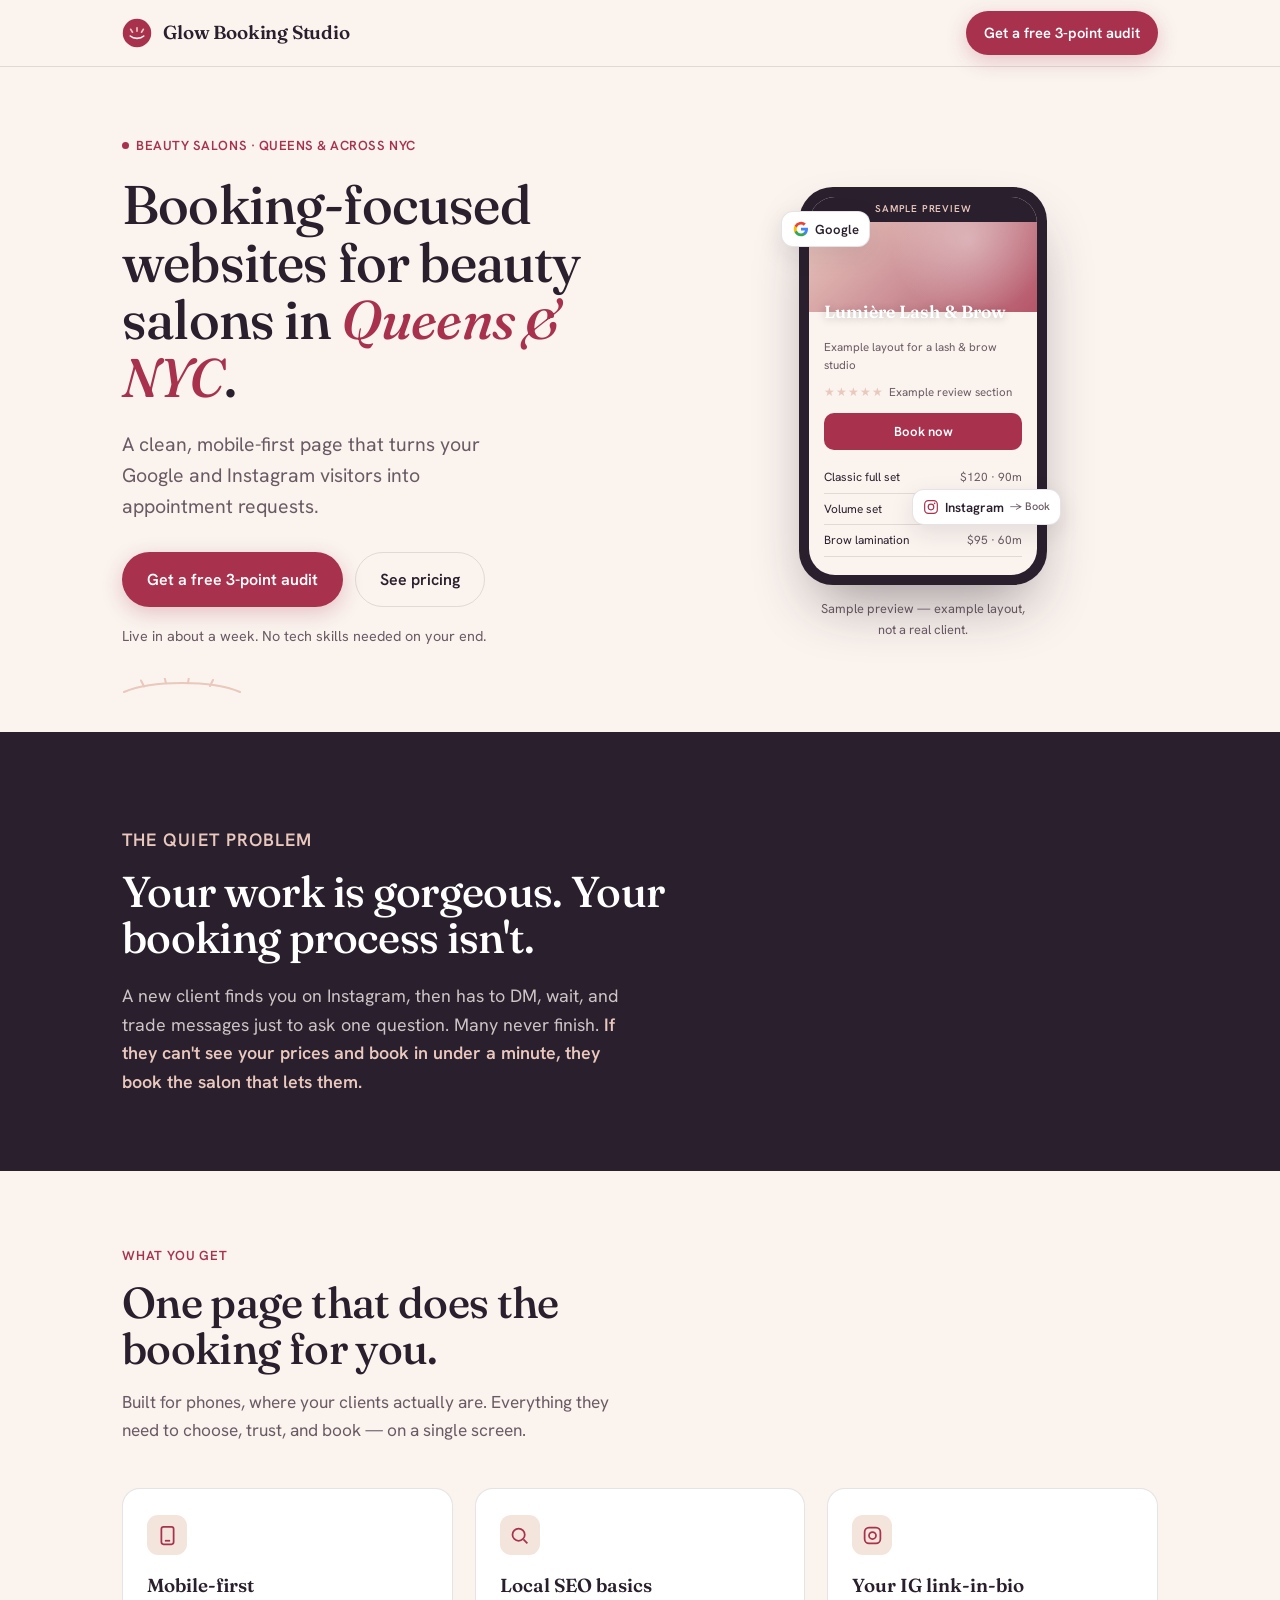
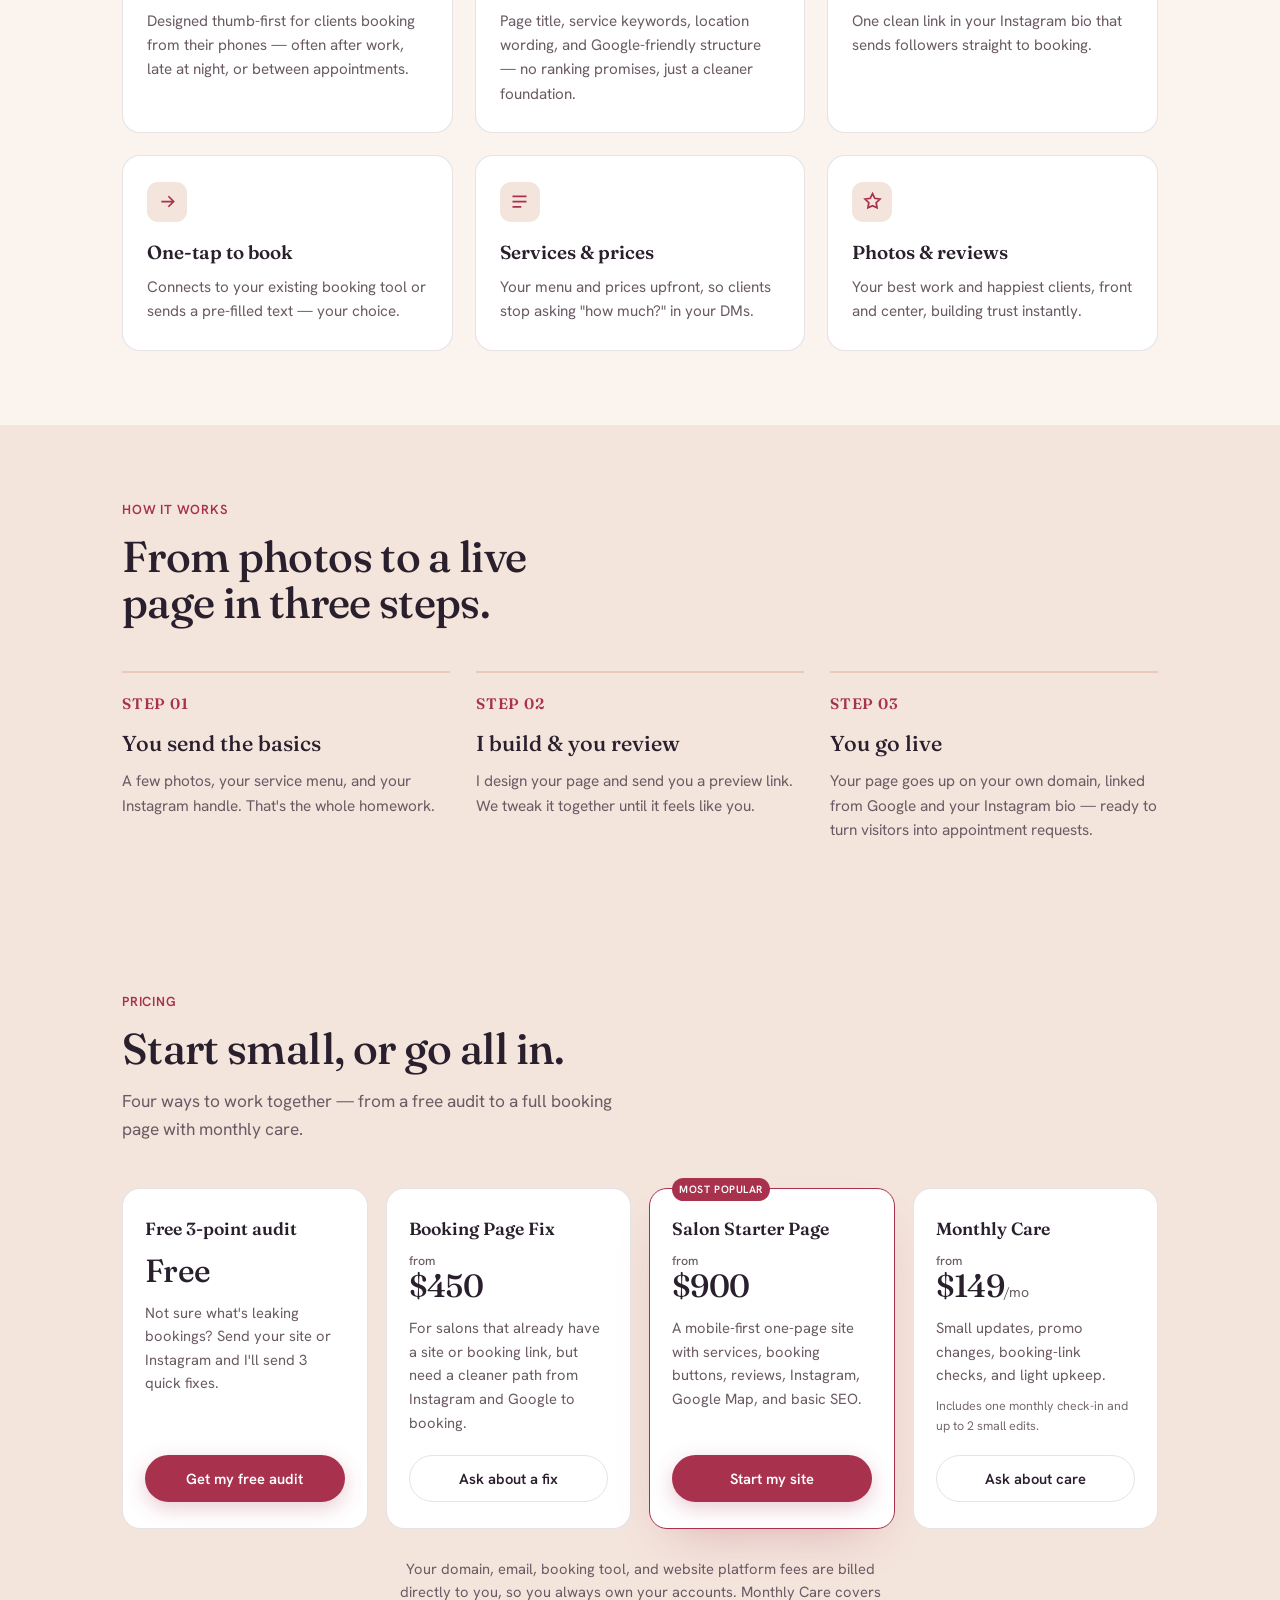
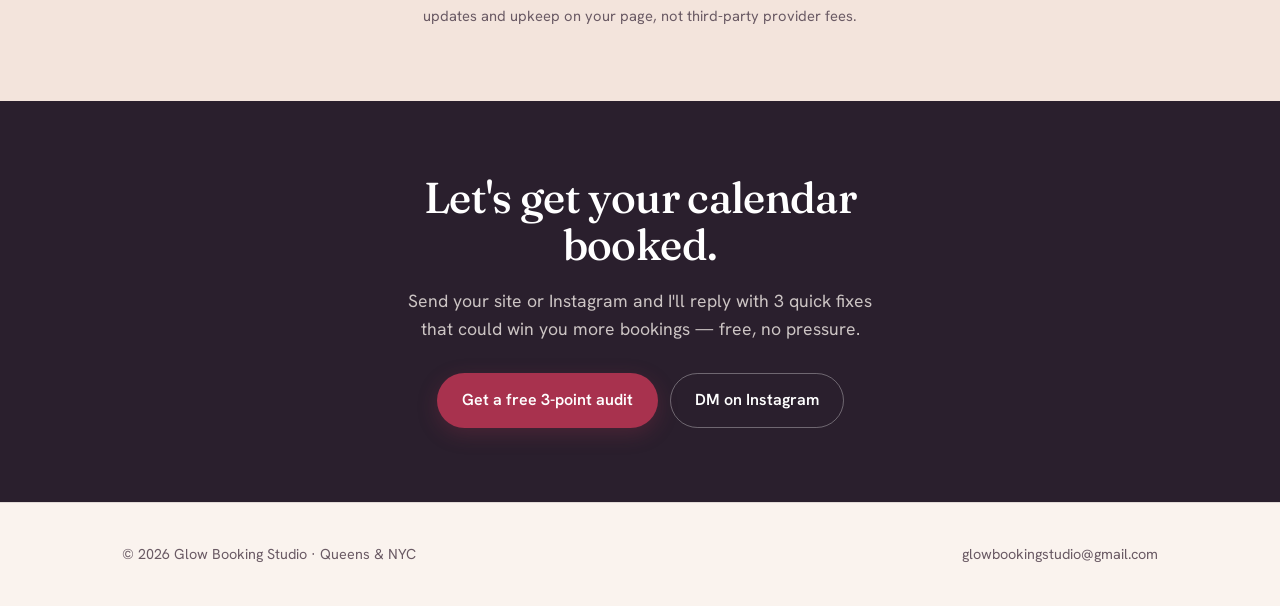
<file: index.html>
<!DOCTYPE html>
<html lang="en">
<head>
<meta charset="UTF-8" />
<meta name="viewport" content="width=device-width, initial-scale=1.0" />
<title>Glow Booking Studio — Booking websites for beauty salons in Queens &amp; NYC</title>
<meta name="description" content="Booking-focused, mobile-first websites for beauty salons in Queens and across NYC. Turn Google and Instagram visitors into appointment requests. Live in about a week." />

<!-- Open Graph (how it looks when shared on iMessage / IG DM / Facebook) -->
<meta property="og:title" content="Glow Booking Studio" />
<meta property="og:description" content="Booking-focused websites for beauty salons in Queens & NYC — turn Google & Instagram into appointment requests." />
<meta property="og:type" content="website" />
<meta property="og:url" content="https://glowbookingstudio.com" />

<link rel="preconnect" href="https://fonts.googleapis.com" />
<link rel="preconnect" href="https://fonts.gstatic.com" crossorigin />
<link href="https://fonts.googleapis.com/css2?family=Fraunces:ital,opsz,wght@0,9..144,400;0,9..144,500;0,9..144,600;1,9..144,400&family=Hanken+Grotesk:wght@400;500;600;700&display=swap" rel="stylesheet" />

<style>
  :root{
    --ink:#2A1F2D;
    --ink-soft:#6A5A64;
    --blush:#FAF3EE;
    --blush-deep:#F3E4DC;
    --petal:#E9C8BE;
    --berry:#A8324E;
    --berry-deep:#8C2741;
    --card:#FFFFFF;
    --line:rgba(42,31,45,0.12);
    --display:'Fraunces',Georgia,serif;
    --body:'Hanken Grotesk',-apple-system,BlinkMacSystemFont,sans-serif;
    --maxw:1080px;
  }

  *{box-sizing:border-box;margin:0;padding:0;}
  html{scroll-behavior:smooth;}
  body{
    font-family:var(--body);
    background:var(--blush);
    color:var(--ink);
    line-height:1.6;
    -webkit-font-smoothing:antialiased;
    overflow-x:hidden;
  }
  a{color:inherit;text-decoration:none;}
  img{max-width:100%;display:block;}

  .wrap{max-width:var(--maxw);margin:0 auto;padding:0 22px;}

  /* ---------- buttons ---------- */
  .btn{
    display:inline-flex;align-items:center;gap:.5em;
    font-family:var(--body);font-weight:600;font-size:1rem;
    padding:.85em 1.5em;border-radius:999px;cursor:pointer;
    border:1.5px solid transparent;transition:transform .15s ease, background .15s ease, box-shadow .15s ease;
  }
  .btn-primary{background:var(--berry);color:#fff;box-shadow:0 6px 20px rgba(168,50,78,.25);}
  .btn-primary:hover{background:var(--berry-deep);transform:translateY(-2px);}
  .btn-ghost{background:transparent;color:var(--ink);border-color:var(--line);}
  .btn-ghost:hover{border-color:var(--ink);transform:translateY(-2px);}
  .btn:focus-visible{outline:3px solid var(--berry);outline-offset:3px;}

  /* ---------- nav ---------- */
  header.nav{position:sticky;top:0;z-index:50;background:rgba(250,243,238,.82);backdrop-filter:blur(10px);border-bottom:1px solid var(--line);}
  .nav-inner{display:flex;align-items:center;justify-content:space-between;height:66px;}
  .brand{display:flex;align-items:center;gap:.6em;font-family:var(--display);font-weight:600;font-size:1.18rem;letter-spacing:-.01em;}
  .brand .mark{width:30px;height:30px;flex:none;}
  .nav-cta{font-size:.92rem;padding:.6em 1.15em;}
  @media(max-width:600px){ .nav-cta{display:none;} }

  /* ---------- hero ---------- */
  .hero{padding:64px 0 36px;}
  .hero-grid{display:grid;grid-template-columns:1.05fr .95fr;gap:48px;align-items:center;}
  .eyebrow{display:inline-flex;align-items:center;gap:.55em;font-size:.82rem;font-weight:600;letter-spacing:.04em;text-transform:uppercase;color:var(--berry);margin-bottom:20px;}
  .eyebrow .dot{width:7px;height:7px;border-radius:50%;background:var(--berry);}
  h1{font-family:var(--display);font-weight:500;font-size:clamp(2.25rem,5vw,3.4rem);line-height:1.06;letter-spacing:-.015em;}
  h1 em{font-style:italic;color:var(--berry);}
  .lede{font-size:clamp(1.05rem,1.6vw,1.22rem);color:var(--ink-soft);margin:22px 0 30px;max-width:34ch;}
  .hero-cta{display:flex;flex-wrap:wrap;gap:12px;}
  .hero-note{margin-top:18px;font-size:.9rem;color:var(--ink-soft);}

  /* lash-arc signature divider */
  .lash{display:block;width:120px;height:18px;margin:30px 0 0;color:var(--petal);}

  /* ---------- phone mock (signature) ---------- */
  .stage{position:relative;display:flex;flex-direction:column;align-items:center;gap:14px;}
  .phone-wrap{position:relative;}
  .chip{position:absolute;z-index:3;display:flex;align-items:center;gap:.45em;background:var(--card);border:1px solid var(--line);border-radius:12px;padding:.5em .8em;font-size:.82rem;font-weight:600;box-shadow:0 8px 24px rgba(42,31,45,.10);}
  .chip svg{width:16px;height:16px;}
  .chip.g{top:24px;left:-18px;}
  .chip.ig{bottom:60px;right:-14px;}
  .chip small{font-weight:500;color:var(--ink-soft);}

  .phone{position:relative;width:248px;background:var(--ink);border-radius:34px;padding:10px;box-shadow:0 30px 60px -18px rgba(42,31,45,.45);}
  .phone-screen{background:var(--blush);border-radius:26px;overflow:hidden;}
  .ph-tag{background:var(--ink);color:var(--petal);font-size:.62rem;font-weight:600;letter-spacing:.08em;text-transform:uppercase;text-align:center;padding:.45em;}
  .ph-cover{height:90px;background:linear-gradient(135deg,#E9C8BE 0%, #C98A92 55%, #A8324E 130%);position:relative;}
  .ph-cover::after{content:"";position:absolute;inset:0;background:radial-gradient(circle at 70% 20%, rgba(255,255,255,.35), transparent 45%);}
  .ph-body{padding:14px 15px 18px;}
  .ph-name{font-family:var(--display);font-size:1.1rem;font-weight:600;margin-top:-28px;position:relative;color:#fff;text-shadow:0 1px 8px rgba(0,0,0,.25);}
  .ph-meta{font-size:.72rem;color:var(--ink-soft);margin:12px 0 8px;}
  .ph-reviews{font-size:.72rem;color:var(--ink-soft);margin-bottom:12px;display:flex;align-items:center;gap:.4em;}
  .ph-reviews .stars{color:var(--petal);letter-spacing:1px;}
  .ph-book{background:var(--berry);color:#fff;text-align:center;border-radius:10px;padding:.6em;font-weight:600;font-size:.82rem;}
  .ph-row{display:flex;justify-content:space-between;font-size:.74rem;padding:.5em 0;border-bottom:1px solid var(--line);color:var(--ink);}
  .ph-row span:last-child{color:var(--ink-soft);}
  .ph-list{margin-top:12px;}
  .stage-cap{font-size:.8rem;color:var(--ink-soft);text-align:center;max-width:30ch;}

  /* ---------- section frame ---------- */
  section{padding:74px 0;}
  .kicker{font-size:.82rem;font-weight:600;letter-spacing:.06em;text-transform:uppercase;color:var(--berry);margin-bottom:14px;}
  h2{font-family:var(--display);font-weight:500;font-size:clamp(1.9rem,3.6vw,2.7rem);line-height:1.08;letter-spacing:-.015em;max-width:18ch;}
  .section-lede{color:var(--ink-soft);font-size:1.08rem;max-width:52ch;margin-top:16px;}

  /* problem band */
  .band{background:var(--ink);color:var(--blush);}
  .band .kicker{color:var(--petal);}
  .band h2{color:#fff;max-width:24ch;}
  .band p{color:rgba(250,243,238,.78);font-size:1.12rem;max-width:50ch;margin-top:20px;}
  .band strong{color:var(--petal);font-weight:600;}

  /* ---------- features ---------- */
  .feat{display:grid;grid-template-columns:repeat(3,1fr);gap:22px;margin-top:44px;}
  .card{background:var(--card);border:1px solid var(--line);border-radius:18px;padding:26px 24px;transition:transform .18s ease, box-shadow .18s ease;}
  .card:hover{transform:translateY(-4px);box-shadow:0 18px 40px -22px rgba(42,31,45,.35);}
  .card .ic{width:40px;height:40px;border-radius:11px;background:var(--blush-deep);display:flex;align-items:center;justify-content:center;color:var(--berry);margin-bottom:16px;}
  .card .ic svg{width:21px;height:21px;}
  .card h3{font-family:var(--display);font-weight:600;font-size:1.18rem;margin-bottom:7px;}
  .card p{font-size:.95rem;color:var(--ink-soft);}

  /* ---------- steps ---------- */
  .steps{display:grid;grid-template-columns:repeat(3,1fr);gap:26px;margin-top:44px;}
  .step{position:relative;padding-top:18px;border-top:2px solid var(--petal);}
  .step .num{font-family:var(--display);font-size:.95rem;font-weight:600;color:var(--berry);letter-spacing:.05em;}
  .step h3{font-family:var(--display);font-weight:500;font-size:1.35rem;margin:10px 0 8px;}
  .step p{font-size:.96rem;color:var(--ink-soft);}

  /* ---------- pricing ---------- */
  .price-wrap{background:var(--blush-deep);}
  .plans{display:grid;grid-template-columns:repeat(4,1fr);gap:18px;margin-top:44px;}
  .plan{background:var(--card);border:1px solid var(--line);border-radius:18px;padding:26px 22px;display:flex;flex-direction:column;position:relative;}
  .plan.feature{border:1.5px solid var(--berry);box-shadow:0 20px 48px -26px rgba(168,50,78,.4);}
  .plan-badge{position:absolute;top:-11px;left:22px;background:var(--berry);color:#fff;font-size:.66rem;font-weight:600;letter-spacing:.05em;text-transform:uppercase;padding:.32em .7em;border-radius:999px;}
  .plan-name{font-family:var(--display);font-weight:600;font-size:1.1rem;margin-bottom:12px;}
  .plan-price{font-family:var(--display);font-size:2rem;font-weight:500;line-height:1;letter-spacing:-.02em;margin-bottom:14px;}
  .plan-price .from{font-family:var(--body);font-size:.78rem;font-weight:500;color:var(--ink-soft);display:block;margin-bottom:3px;letter-spacing:0;text-transform:none;}
  .plan-price small{font-family:var(--body);font-size:.88rem;font-weight:400;color:var(--ink-soft);}
  .plan-desc{font-size:.92rem;color:var(--ink-soft);flex:1;margin-bottom:20px;}
  .plan-note{font-size:.78rem;color:var(--ink-soft);margin:-10px 0 18px;opacity:.9;}
  .plan .btn{justify-content:center;width:100%;font-size:.92rem;padding:.72em 1em;}
  .price-foot{margin-top:28px;font-size:.92rem;color:var(--ink-soft);text-align:center;max-width:64ch;margin-left:auto;margin-right:auto;}

  /* ---------- final CTA ---------- */
  .final{background:var(--ink);color:#fff;text-align:center;}
  .final h2{color:#fff;margin:0 auto;max-width:20ch;}
  .final p{color:rgba(250,243,238,.78);font-size:1.1rem;margin:18px auto 30px;max-width:50ch;}
  .final .hero-cta{justify-content:center;}
  .final .btn-ghost{color:#fff;border-color:rgba(255,255,255,.32);}
  .final .btn-ghost:hover{border-color:#fff;}

  /* ---------- footer ---------- */
  footer{padding:40px 0;border-top:1px solid var(--line);}
  .foot-inner{display:flex;flex-wrap:wrap;gap:14px;justify-content:space-between;align-items:center;font-size:.9rem;color:var(--ink-soft);}
  .foot-inner a:hover{color:var(--berry);}

  /* ---------- reveal ---------- */
  .reveal{opacity:0;transform:translateY(18px);transition:opacity .7s ease, transform .7s ease;}
  .reveal.in{opacity:1;transform:none;}

  /* ---------- responsive ---------- */
  @media(max-width:1040px){ .plans{grid-template-columns:repeat(2,1fr);} }
  @media(max-width:860px){
    .hero-grid{grid-template-columns:1fr;gap:38px;}
    .stage{order:-1;}
    .feat,.steps{grid-template-columns:1fr;}
    .lede{max-width:none;}
    section{padding:58px 0;}
  }
  @media(max-width:560px){ .plans{grid-template-columns:1fr;} }

  @media(prefers-reduced-motion:reduce){
    *{scroll-behavior:auto !important;}
    .reveal{opacity:1;transform:none;transition:none;}
    .btn,.card{transition:none;}
  }
</style>
</head>
<body>

<!-- ============ NAV ============ -->
<header class="nav">
  <div class="wrap nav-inner">
    <a class="brand" href="#top" aria-label="Glow Booking Studio home">
      <svg class="mark" viewBox="0 0 40 40" fill="none" aria-hidden="true">
        <circle cx="20" cy="20" r="19" fill="#A8324E"/>
        <path d="M11 24c4.5 4.2 13.5 4.2 18 0" stroke="#FAF3EE" stroke-width="2.2" stroke-linecap="round"/>
        <path d="M14 19l-2.5-4M20 17.5V13M26 19l2.5-4" stroke="#E9C8BE" stroke-width="2.2" stroke-linecap="round"/>
      </svg>
      Glow Booking Studio
    </a>
    <a class="btn btn-primary nav-cta" href="#contact">Get a free 3-point audit</a>
  </div>
</header>

<main id="top">

<!-- ============ HERO ============ -->
<section class="hero">
  <div class="wrap hero-grid">
    <div>
      <span class="eyebrow"><span class="dot"></span>Beauty salons · Queens &amp; across NYC</span>
      <h1>Booking-focused websites for beauty salons in <em>Queens &amp; NYC</em>.</h1>
      <p class="lede">A clean, mobile-first page that turns your Google and Instagram visitors into appointment requests.</p>
      <div class="hero-cta">
        <a class="btn btn-primary" href="#contact">Get a free 3-point audit</a>
        <a class="btn btn-ghost" href="#pricing">See pricing</a>
      </div>
      <p class="hero-note">Live in about a week. No tech skills needed on your end.</p>
      <svg class="lash" viewBox="0 0 120 18" fill="none" aria-hidden="true">
        <path d="M2 14C30 2 90 2 118 14" stroke="currentColor" stroke-width="2" stroke-linecap="round"/>
        <path d="M22 8.5l-3-6M44 5.2l-1.6-6.4M66 5.2l1-6.5M88 8l3-6" stroke="currentColor" stroke-width="2" stroke-linecap="round"/>
      </svg>
    </div>

    <div class="stage">
      <div class="phone-wrap">
        <div class="chip g">
          <svg viewBox="0 0 24 24" aria-hidden="true"><path fill="#4285F4" d="M22.5 12.2c0-.7-.1-1.4-.2-2H12v3.9h5.9a5 5 0 0 1-2.2 3.3v2.7h3.5c2-1.9 3.3-4.7 3.3-7.9z"/><path fill="#34A853" d="M12 23c3 0 5.5-1 7.2-2.7l-3.5-2.7c-1 .7-2.2 1-3.7 1-2.8 0-5.2-1.9-6.1-4.5H2.3v2.8A11 11 0 0 0 12 23z"/><path fill="#FBBC05" d="M5.9 14.1a6.6 6.6 0 0 1 0-4.2V7.1H2.3a11 11 0 0 0 0 9.8z"/><path fill="#EA4335" d="M12 5.4c1.6 0 3 .6 4.1 1.6l3.1-3.1A11 11 0 0 0 2.3 7.1l3.6 2.8C6.8 7.3 9.2 5.4 12 5.4z"/></svg>
          Google
        </div>
        <div class="chip ig">
          <svg viewBox="0 0 24 24" aria-hidden="true"><rect x="2.5" y="2.5" width="19" height="19" rx="5.5" fill="none" stroke="#A8324E" stroke-width="1.8"/><circle cx="12" cy="12" r="4.2" fill="none" stroke="#A8324E" stroke-width="1.8"/><circle cx="17.4" cy="6.6" r="1.2" fill="#A8324E"/></svg>
          Instagram <small>&rarr; Book</small>
        </div>

        <div class="phone" aria-hidden="true">
          <div class="phone-screen">
            <div class="ph-tag">Sample preview</div>
            <div class="ph-cover"></div>
            <div class="ph-body">
              <div class="ph-name">Lumi&egrave;re Lash &amp; Brow</div>
              <div class="ph-meta">Example layout for a lash &amp; brow studio</div>
              <div class="ph-reviews"><span class="stars">&#9733;&#9733;&#9733;&#9733;&#9733;</span> Example review section</div>
              <div class="ph-book">Book now</div>
              <div class="ph-list">
                <div class="ph-row"><span>Classic full set</span><span>$120 &middot; 90m</span></div>
                <div class="ph-row"><span>Volume set</span><span>$160 &middot; 120m</span></div>
                <div class="ph-row"><span>Brow lamination</span><span>$95 &middot; 60m</span></div>
              </div>
            </div>
          </div>
        </div>
      </div>
      <p class="stage-cap">Sample preview &mdash; example layout, not a real client.</p>
    </div>
  </div>
</section>

<!-- ============ PROBLEM ============ -->
<section class="band">
  <div class="wrap reveal">
    <p class="kicker">The quiet problem</p>
    <h2>Your work is gorgeous. Your booking process isn't.</h2>
    <p>A new client finds you on Instagram, then has to DM, wait, and trade messages just to ask one question. Many never finish. <strong>If they can't see your prices and book in under a minute, they book the salon that lets them.</strong></p>
  </div>
</section>

<!-- ============ WHAT YOU GET ============ -->
<section>
  <div class="wrap">
    <div class="reveal">
      <p class="kicker">What you get</p>
      <h2>One page that does the booking for you.</h2>
      <p class="section-lede">Built for phones, where your clients actually are. Everything they need to choose, trust, and book &mdash; on a single screen.</p>
    </div>

    <div class="feat">
      <div class="card reveal">
        <div class="ic"><svg viewBox="0 0 24 24" fill="none" stroke="currentColor" stroke-width="2"><rect x="5" y="2" width="14" height="20" rx="2.5"/><line x1="9" y1="18" x2="15" y2="18"/></svg></div>
        <h3>Mobile-first</h3>
        <p>Designed thumb-first for clients booking from their phones &mdash; often after work, late at night, or between appointments.</p>
      </div>
      <div class="card reveal">
        <div class="ic"><svg viewBox="0 0 24 24" fill="none" stroke="currentColor" stroke-width="2"><circle cx="11" cy="11" r="7"/><line x1="21" y1="21" x2="16.5" y2="16.5"/></svg></div>
        <h3>Local SEO basics</h3>
        <p>Page title, service keywords, location wording, and Google-friendly structure &mdash; no ranking promises, just a cleaner foundation.</p>
      </div>
      <div class="card reveal">
        <div class="ic"><svg viewBox="0 0 24 24" fill="none" stroke="currentColor" stroke-width="2"><rect x="3" y="3" width="18" height="18" rx="5"/><circle cx="12" cy="12" r="4"/></svg></div>
        <h3>Your IG link-in-bio</h3>
        <p>One clean link in your Instagram bio that sends followers straight to booking.</p>
      </div>
      <div class="card reveal">
        <div class="ic"><svg viewBox="0 0 24 24" fill="none" stroke="currentColor" stroke-width="2"><path d="M5 12h14M13 6l6 6-6 6"/></svg></div>
        <h3>One-tap to book</h3>
        <p>Connects to your existing booking tool or sends a pre-filled text &mdash; your choice.</p>
      </div>
      <div class="card reveal">
        <div class="ic"><svg viewBox="0 0 24 24" fill="none" stroke="currentColor" stroke-width="2"><path d="M4 6h16M4 12h16M4 18h10"/></svg></div>
        <h3>Services &amp; prices</h3>
        <p>Your menu and prices upfront, so clients stop asking "how much?" in your DMs.</p>
      </div>
      <div class="card reveal">
        <div class="ic"><svg viewBox="0 0 24 24" fill="none" stroke="currentColor" stroke-width="2"><path d="M12 3l2.6 5.3 5.9.9-4.3 4.2 1 5.8L12 16.7 6.8 19.2l1-5.8L3.5 9.2l5.9-.9z"/></svg></div>
        <h3>Photos &amp; reviews</h3>
        <p>Your best work and happiest clients, front and center, building trust instantly.</p>
      </div>
    </div>
  </div>
</section>

<!-- ============ HOW IT WORKS ============ -->
<section style="background:var(--blush-deep);">
  <div class="wrap">
    <div class="reveal">
      <p class="kicker">How it works</p>
      <h2>From photos to a live page in three steps.</h2>
    </div>
    <div class="steps">
      <div class="step reveal">
        <span class="num">STEP 01</span>
        <h3>You send the basics</h3>
        <p>A few photos, your service menu, and your Instagram handle. That's the whole homework.</p>
      </div>
      <div class="step reveal">
        <span class="num">STEP 02</span>
        <h3>I build &amp; you review</h3>
        <p>I design your page and send you a preview link. We tweak it together until it feels like you.</p>
      </div>
      <div class="step reveal">
        <span class="num">STEP 03</span>
        <h3>You go live</h3>
        <p>Your page goes up on your own domain, linked from Google and your Instagram bio &mdash; ready to turn visitors into appointment requests.</p>
      </div>
    </div>
  </div>
</section>

<!-- ============ PRICING ============ -->
<section class="price-wrap" id="pricing">
  <div class="wrap">
    <div class="reveal">
      <p class="kicker">Pricing</p>
      <h2>Start small, or go all in.</h2>
      <p class="section-lede">Four ways to work together &mdash; from a free audit to a full booking page with monthly care.</p>
    </div>

    <div class="plans">
      <div class="plan reveal">
        <div class="plan-name">Free 3-point audit</div>
        <div class="plan-price">Free</div>
        <p class="plan-desc">Not sure what's leaking bookings? Send your site or Instagram and I'll send 3 quick fixes.</p>
        <a class="btn btn-primary" href="#contact">Get my free audit</a>
      </div>

      <div class="plan reveal">
        <div class="plan-name">Booking Page Fix</div>
        <div class="plan-price"><span class="from">from</span>$450</div>
        <p class="plan-desc">For salons that already have a site or booking link, but need a cleaner path from Instagram and Google to booking.</p>
        <a class="btn btn-ghost" href="#contact">Ask about a fix</a>
      </div>

      <div class="plan feature reveal">
        <span class="plan-badge">Most popular</span>
        <div class="plan-name">Salon Starter Page</div>
        <div class="plan-price"><span class="from">from</span>$900</div>
        <p class="plan-desc">A mobile-first one-page site with services, booking buttons, reviews, Instagram, Google Map, and basic SEO.</p>
        <a class="btn btn-primary" href="#contact">Start my site</a>
      </div>

      <div class="plan reveal">
        <div class="plan-name">Monthly Care</div>
        <div class="plan-price"><span class="from">from</span>$149<small>/mo</small></div>
        <p class="plan-desc">Small updates, promo changes, booking-link checks, and light upkeep.</p>
        <p class="plan-note">Includes one monthly check-in and up to 2 small edits.</p>
        <a class="btn btn-ghost" href="#contact">Ask about care</a>
      </div>
    </div>

    <p class="price-foot">Your domain, email, booking tool, and website platform fees are billed directly to you, so you always own your accounts. Monthly Care covers updates and upkeep on your page, not third-party provider fees.</p>
  </div>
</section>

<!-- ============ FINAL CTA ============ -->
<section class="final" id="contact">
  <div class="wrap reveal">
    <h2>Let's get your calendar booked.</h2>
    <p>Send your site or Instagram and I'll reply with 3 quick fixes that could win you more bookings &mdash; free, no pressure.</p>
    <div class="hero-cta">
      <a class="btn btn-primary" href="mailto:glowbookingstudio@gmail.com?subject=Free%203-point%20audit&amp;body=Hi!%20My%20salon%20is%20___.%20We%20do%20___.%20Here's%20my%20site%2FInstagram%3A%20___">Get a free 3-point audit</a>
      <a class="btn btn-ghost" href="https://www.instagram.com/glowbookingstudio/" target="_blank" rel="noopener">DM on Instagram</a>
    </div>
  </div>
</section>

</main>

<!-- ============ FOOTER ============ -->
<footer>
  <div class="wrap foot-inner">
    <span>&copy; <span id="yr"></span> Glow Booking Studio &middot; Queens &amp; NYC</span>
    <span><a href="mailto:glowbookingstudio@gmail.com">glowbookingstudio@gmail.com</a></span>
  </div>
</footer>

<script>
  document.getElementById('yr').textContent = new Date().getFullYear();

  var els = document.querySelectorAll('.reveal');
  if ('IntersectionObserver' in window){
    var io = new IntersectionObserver(function(entries){
      entries.forEach(function(e){ if(e.isIntersecting){ e.target.classList.add('in'); io.unobserve(e.target); } });
    },{threshold:.12});
    els.forEach(function(el){ io.observe(el); });
  } else {
    els.forEach(function(el){ el.classList.add('in'); });
  }
</script>
</body>
</html>
</file>
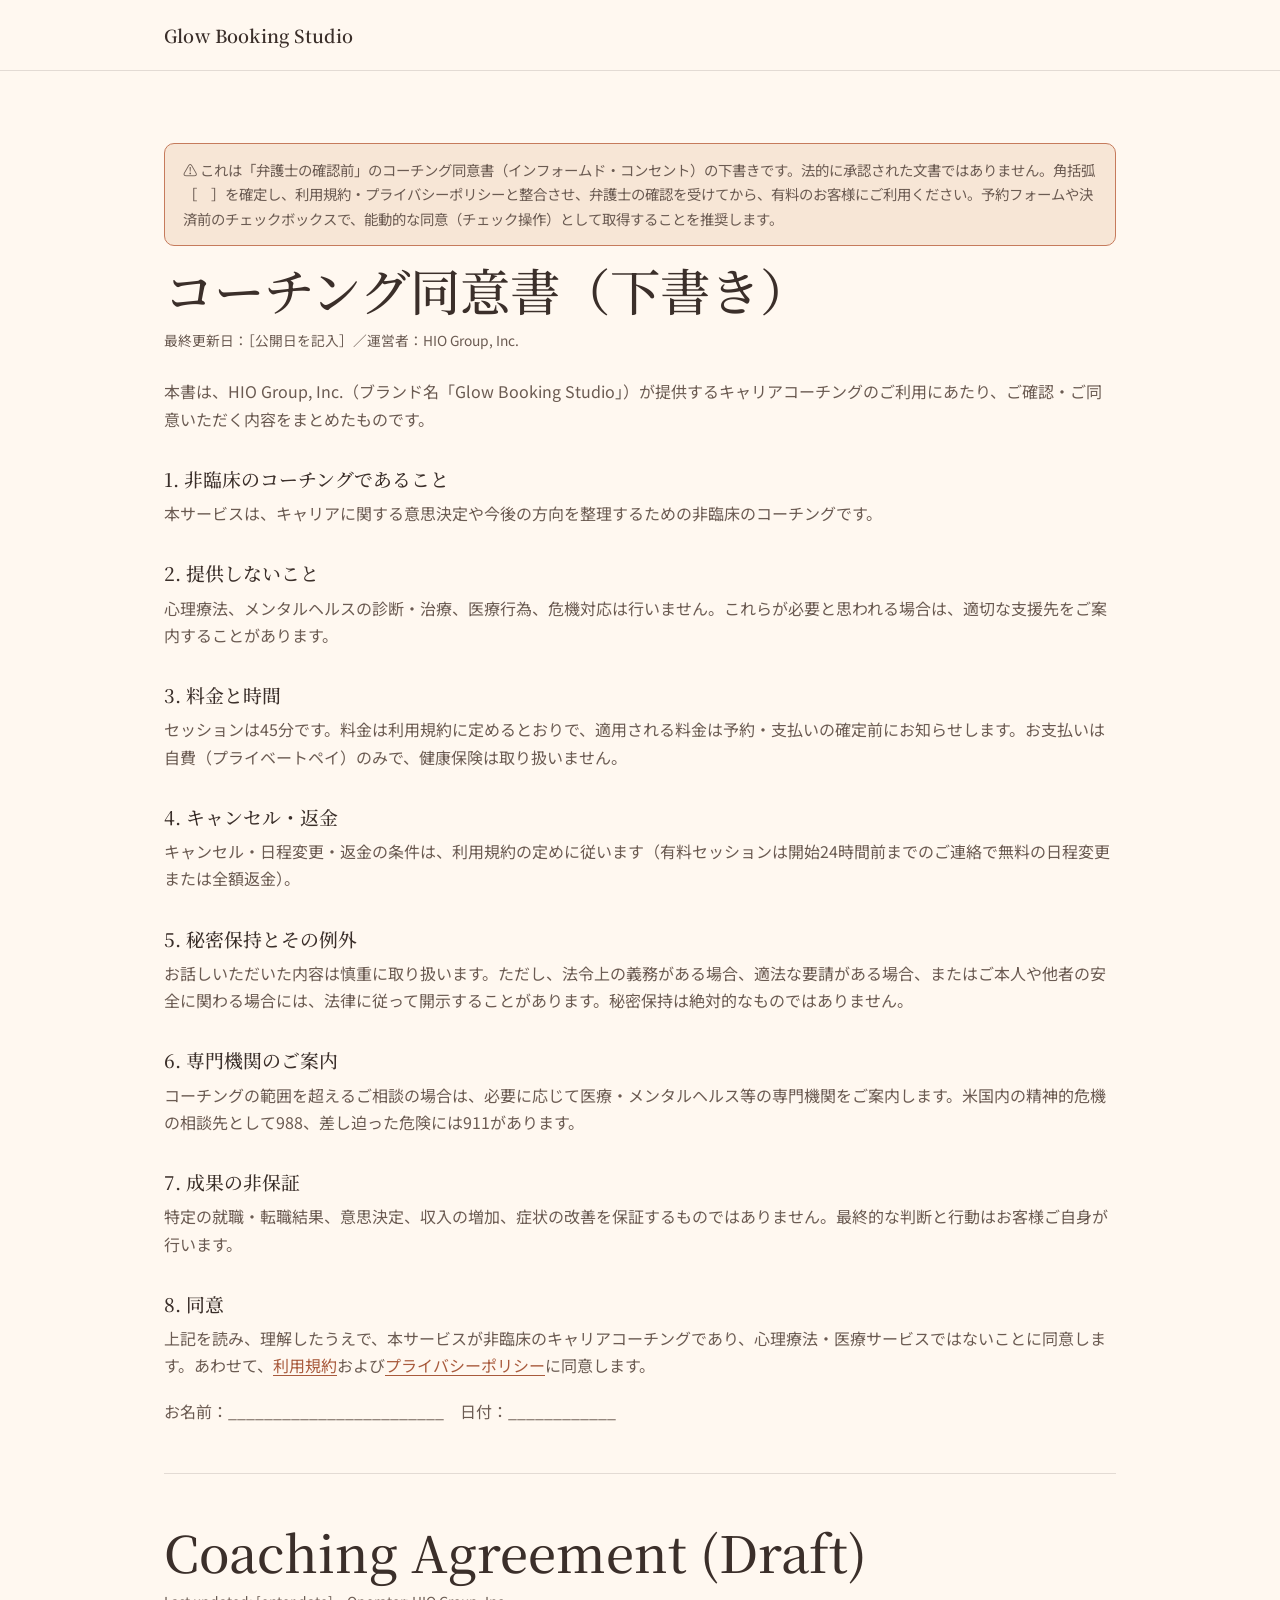
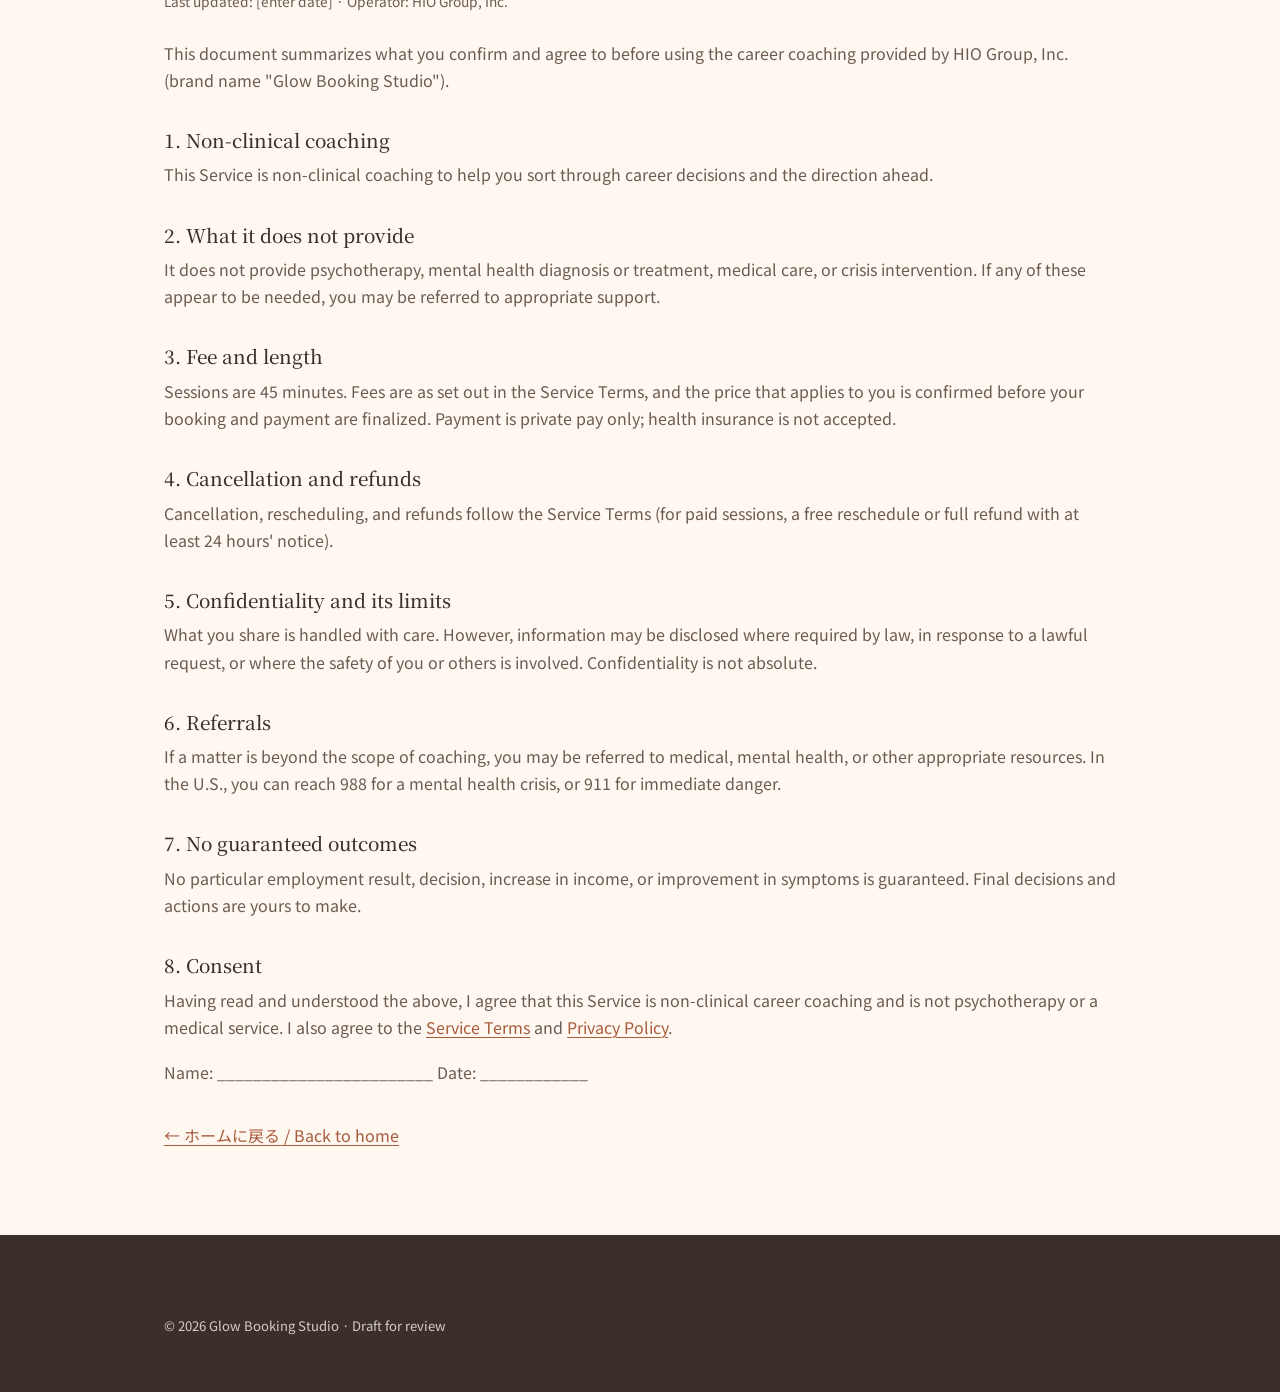
<file: docs/agreement/index.html>
<!DOCTYPE html>
<!-- DRAFT — NOT a legally approved document. One-page bilingual Coaching Agreement / Informed Consent
     for review only. Resolve bracketed [  ] items, confirm against the Service Terms and Privacy Policy,
     and have an attorney review before using it with paying clients. Not linked from the public site. -->
<html lang="ja">
<head>
<meta charset="UTF-8" />
<meta name="viewport" content="width=device-width, initial-scale=1" />
<title>Coaching Agreement (Draft)｜Glow Booking Studio</title>
<meta name="robots" content="noindex, nofollow" />
<link rel="preconnect" href="https://fonts.googleapis.com" />
<link rel="preconnect" href="https://fonts.gstatic.com" crossorigin />
<link href="https://fonts.googleapis.com/css2?family=Noto+Sans+JP:wght@400;500;600;700&family=Noto+Serif+JP:wght@400;500;600&display=swap" rel="stylesheet" />
<link rel="stylesheet" href="../assets/styles.css" />
</head>
<body>
<a class="skip-link" href="#main">本文へスキップ</a>

<header class="site-header">
  <div class="wrap nav-bar">
    <a class="brand" href="/ja/">Glow Booking Studio</a>
  </div>
</header>

<main id="main">
<article class="wrap article legal">
  <p class="review-banner">⚠ これは「弁護士の確認前」のコーチング同意書（インフォームド・コンセント）の下書きです。法的に承認された文書ではありません。角括弧［　］を確定し、利用規約・プライバシーポリシーと整合させ、弁護士の確認を受けてから、有料のお客様にご利用ください。予約フォームや決済前のチェックボックスで、能動的な同意（チェック操作）として取得することを推奨します。</p>

  <h1>コーチング同意書（下書き）</h1>
  <p class="updated">最終更新日：［公開日を記入］／運営者：HIO Group, Inc.</p>

  <p>本書は、HIO Group, Inc.（ブランド名「Glow Booking Studio」）が提供するキャリアコーチングのご利用にあたり、ご確認・ご同意いただく内容をまとめたものです。</p>

  <h2>1. 非臨床のコーチングであること</h2>
  <p>本サービスは、キャリアに関する意思決定や今後の方向を整理するための非臨床のコーチングです。</p>

  <h2>2. 提供しないこと</h2>
  <p>心理療法、メンタルヘルスの診断・治療、医療行為、危機対応は行いません。これらが必要と思われる場合は、適切な支援先をご案内することがあります。</p>

  <h2>3. 料金と時間</h2>
  <p>セッションは45分です。料金は利用規約に定めるとおりで、適用される料金は予約・支払いの確定前にお知らせします。お支払いは自費（プライベートペイ）のみで、健康保険は取り扱いません。</p>

  <h2>4. キャンセル・返金</h2>
  <p>キャンセル・日程変更・返金の条件は、利用規約の定めに従います（有料セッションは開始24時間前までのご連絡で無料の日程変更または全額返金）。</p>

  <h2>5. 秘密保持とその例外</h2>
  <p>お話しいただいた内容は慎重に取り扱います。ただし、法令上の義務がある場合、適法な要請がある場合、またはご本人や他者の安全に関わる場合には、法律に従って開示することがあります。秘密保持は絶対的なものではありません。</p>

  <h2>6. 専門機関のご案内</h2>
  <p>コーチングの範囲を超えるご相談の場合は、必要に応じて医療・メンタルヘルス等の専門機関をご案内します。米国内の精神的危機の相談先として988、差し迫った危険には911があります。</p>

  <h2>7. 成果の非保証</h2>
  <p>特定の就職・転職結果、意思決定、収入の増加、症状の改善を保証するものではありません。最終的な判断と行動はお客様ご自身が行います。</p>

  <h2>8. 同意</h2>
  <p>上記を読み、理解したうえで、本サービスが非臨床のキャリアコーチングであり、心理療法・医療サービスではないことに同意します。あわせて、<a href="/ja/terms/">利用規約</a>および<a href="/ja/privacy/">プライバシーポリシー</a>に同意します。</p>
  <p style="margin-top:18px;">お名前：________________________　日付：____________</p>

  <hr class="rule" style="margin:48px 0;" />

  <h1 lang="en">Coaching Agreement (Draft)</h1>
  <p class="updated" lang="en">Last updated: [enter date] · Operator: HIO Group, Inc.</p>

  <div lang="en">
  <p>This document summarizes what you confirm and agree to before using the career coaching provided by HIO Group, Inc. (brand name "Glow Booking Studio").</p>

  <h2>1. Non-clinical coaching</h2>
  <p>This Service is non-clinical coaching to help you sort through career decisions and the direction ahead.</p>

  <h2>2. What it does not provide</h2>
  <p>It does not provide psychotherapy, mental health diagnosis or treatment, medical care, or crisis intervention. If any of these appear to be needed, you may be referred to appropriate support.</p>

  <h2>3. Fee and length</h2>
  <p>Sessions are 45 minutes. Fees are as set out in the Service Terms, and the price that applies to you is confirmed before your booking and payment are finalized. Payment is private pay only; health insurance is not accepted.</p>

  <h2>4. Cancellation and refunds</h2>
  <p>Cancellation, rescheduling, and refunds follow the Service Terms (for paid sessions, a free reschedule or full refund with at least 24 hours' notice).</p>

  <h2>5. Confidentiality and its limits</h2>
  <p>What you share is handled with care. However, information may be disclosed where required by law, in response to a lawful request, or where the safety of you or others is involved. Confidentiality is not absolute.</p>

  <h2>6. Referrals</h2>
  <p>If a matter is beyond the scope of coaching, you may be referred to medical, mental health, or other appropriate resources. In the U.S., you can reach 988 for a mental health crisis, or 911 for immediate danger.</p>

  <h2>7. No guaranteed outcomes</h2>
  <p>No particular employment result, decision, increase in income, or improvement in symptoms is guaranteed. Final decisions and actions are yours to make.</p>

  <h2>8. Consent</h2>
  <p>Having read and understood the above, I agree that this Service is non-clinical career coaching and is not psychotherapy or a medical service. I also agree to the <a href="/en/terms/">Service Terms</a> and <a href="/en/privacy/">Privacy Policy</a>.</p>
  <p style="margin-top:18px;">Name: ________________________  Date: ____________</p>
  </div>

  <p style="margin-top:36px;"><a href="/ja/">← ホームに戻る / Back to home</a></p>
</article>
</main>

<footer class="site-footer">
  <div class="wrap">
    <div class="footer-base" style="border:0;padding-top:0;">
      <span>© <span id="yr"></span> Glow Booking Studio · Draft for review</span>
    </div>
  </div>
</footer>
<script>document.getElementById('yr').textContent=new Date().getFullYear();</script>
</body>
</html>
</file>
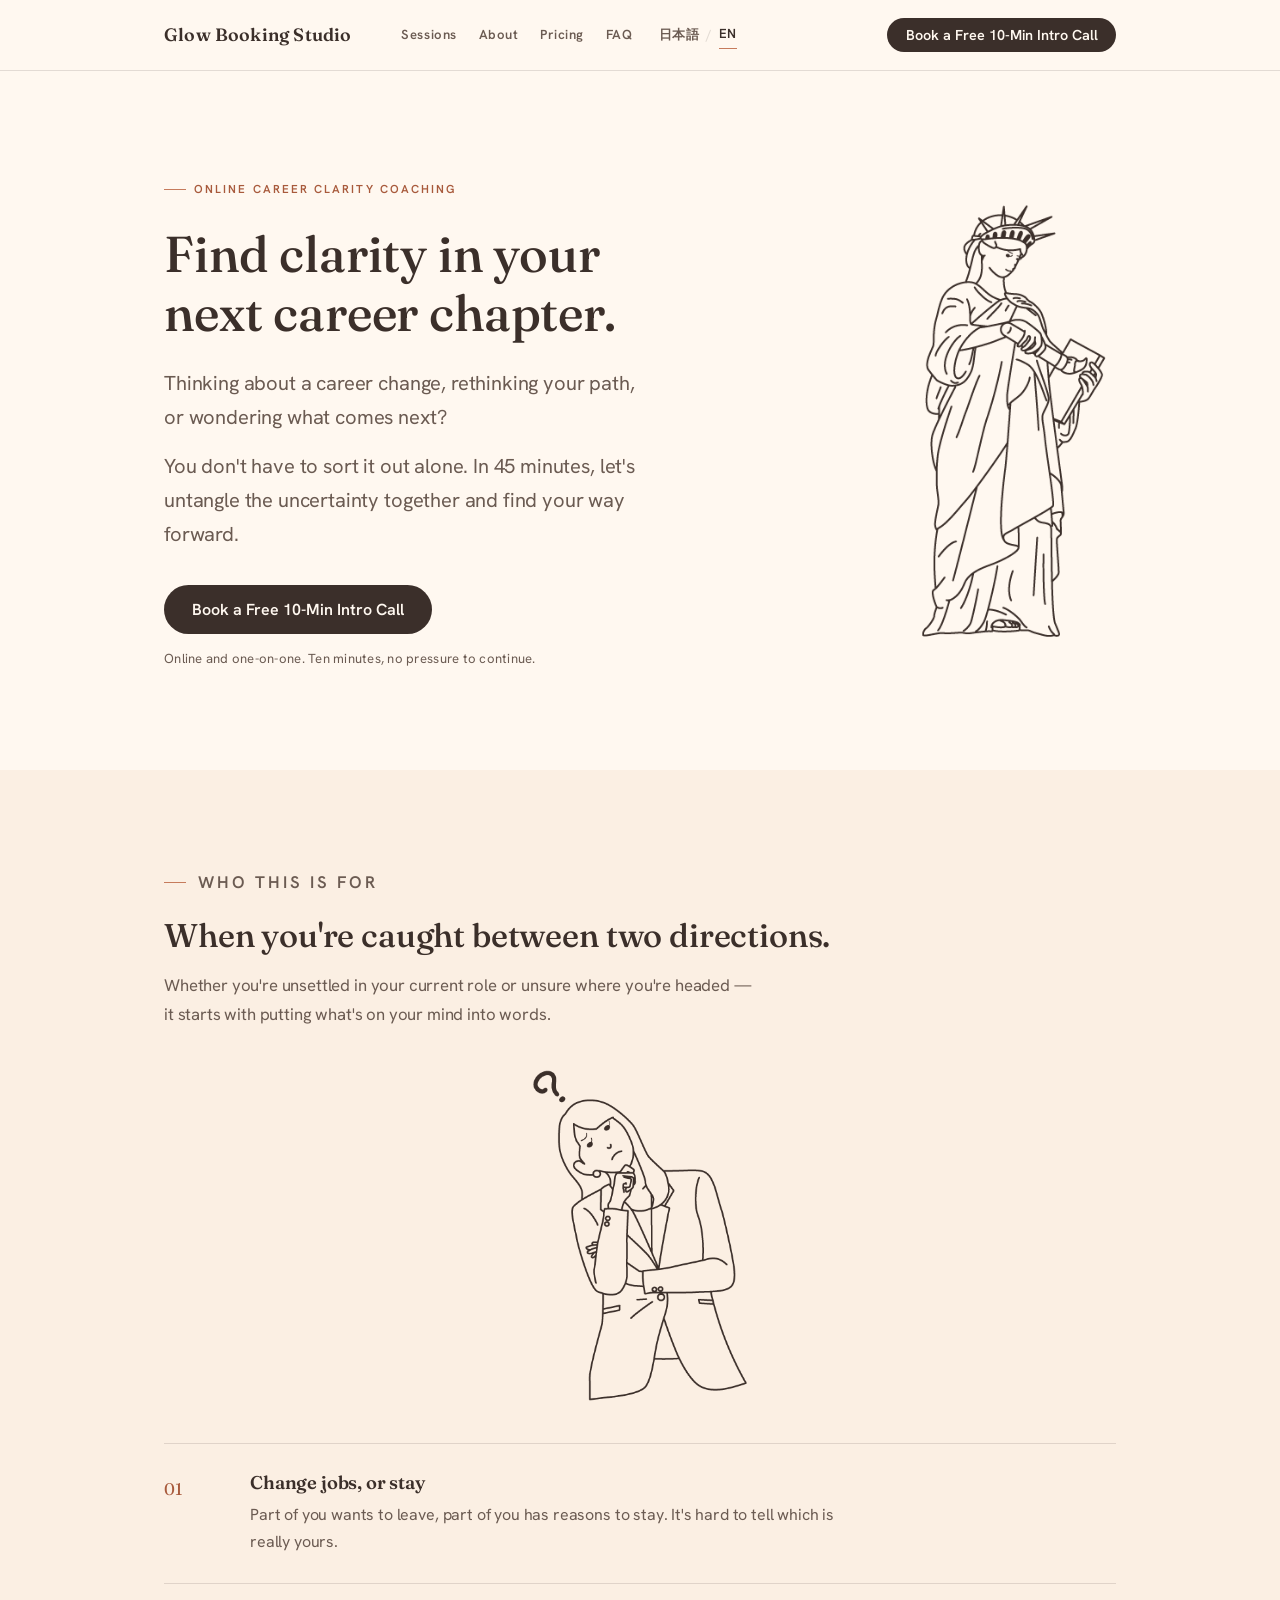
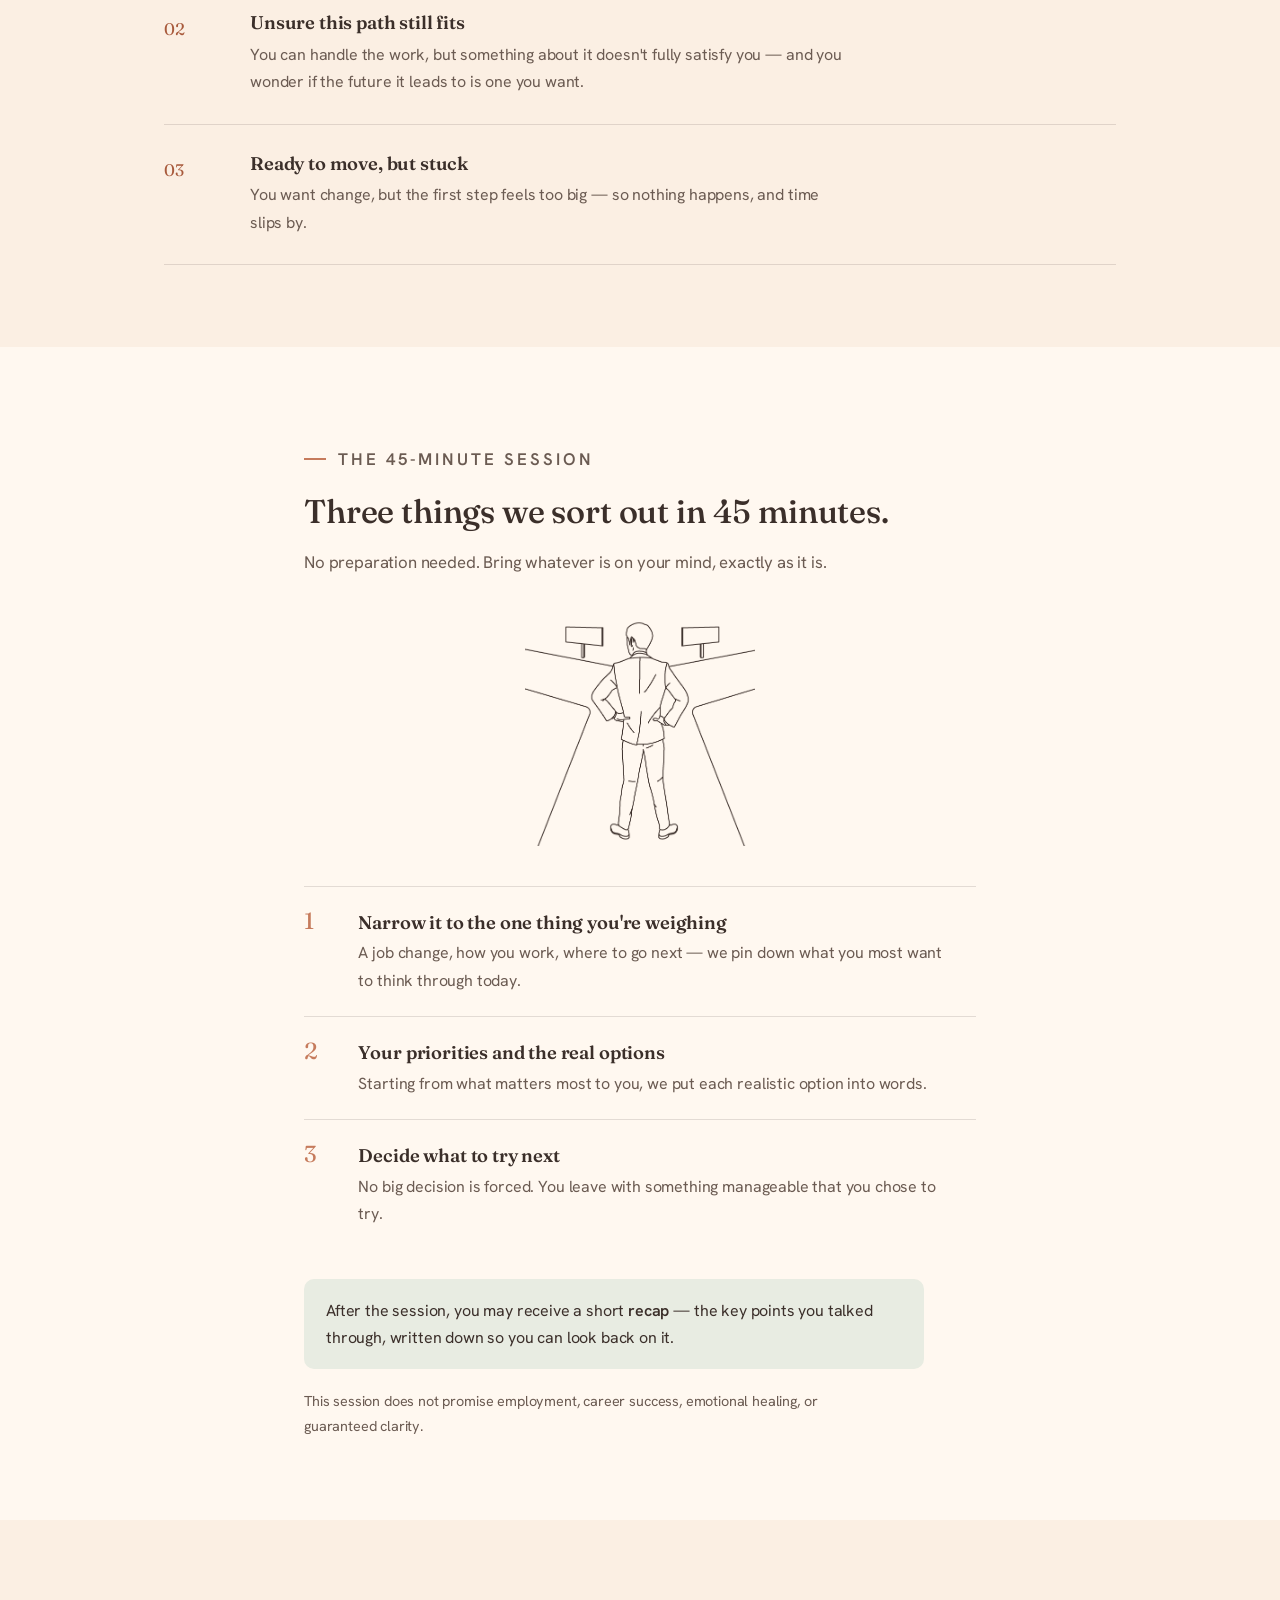
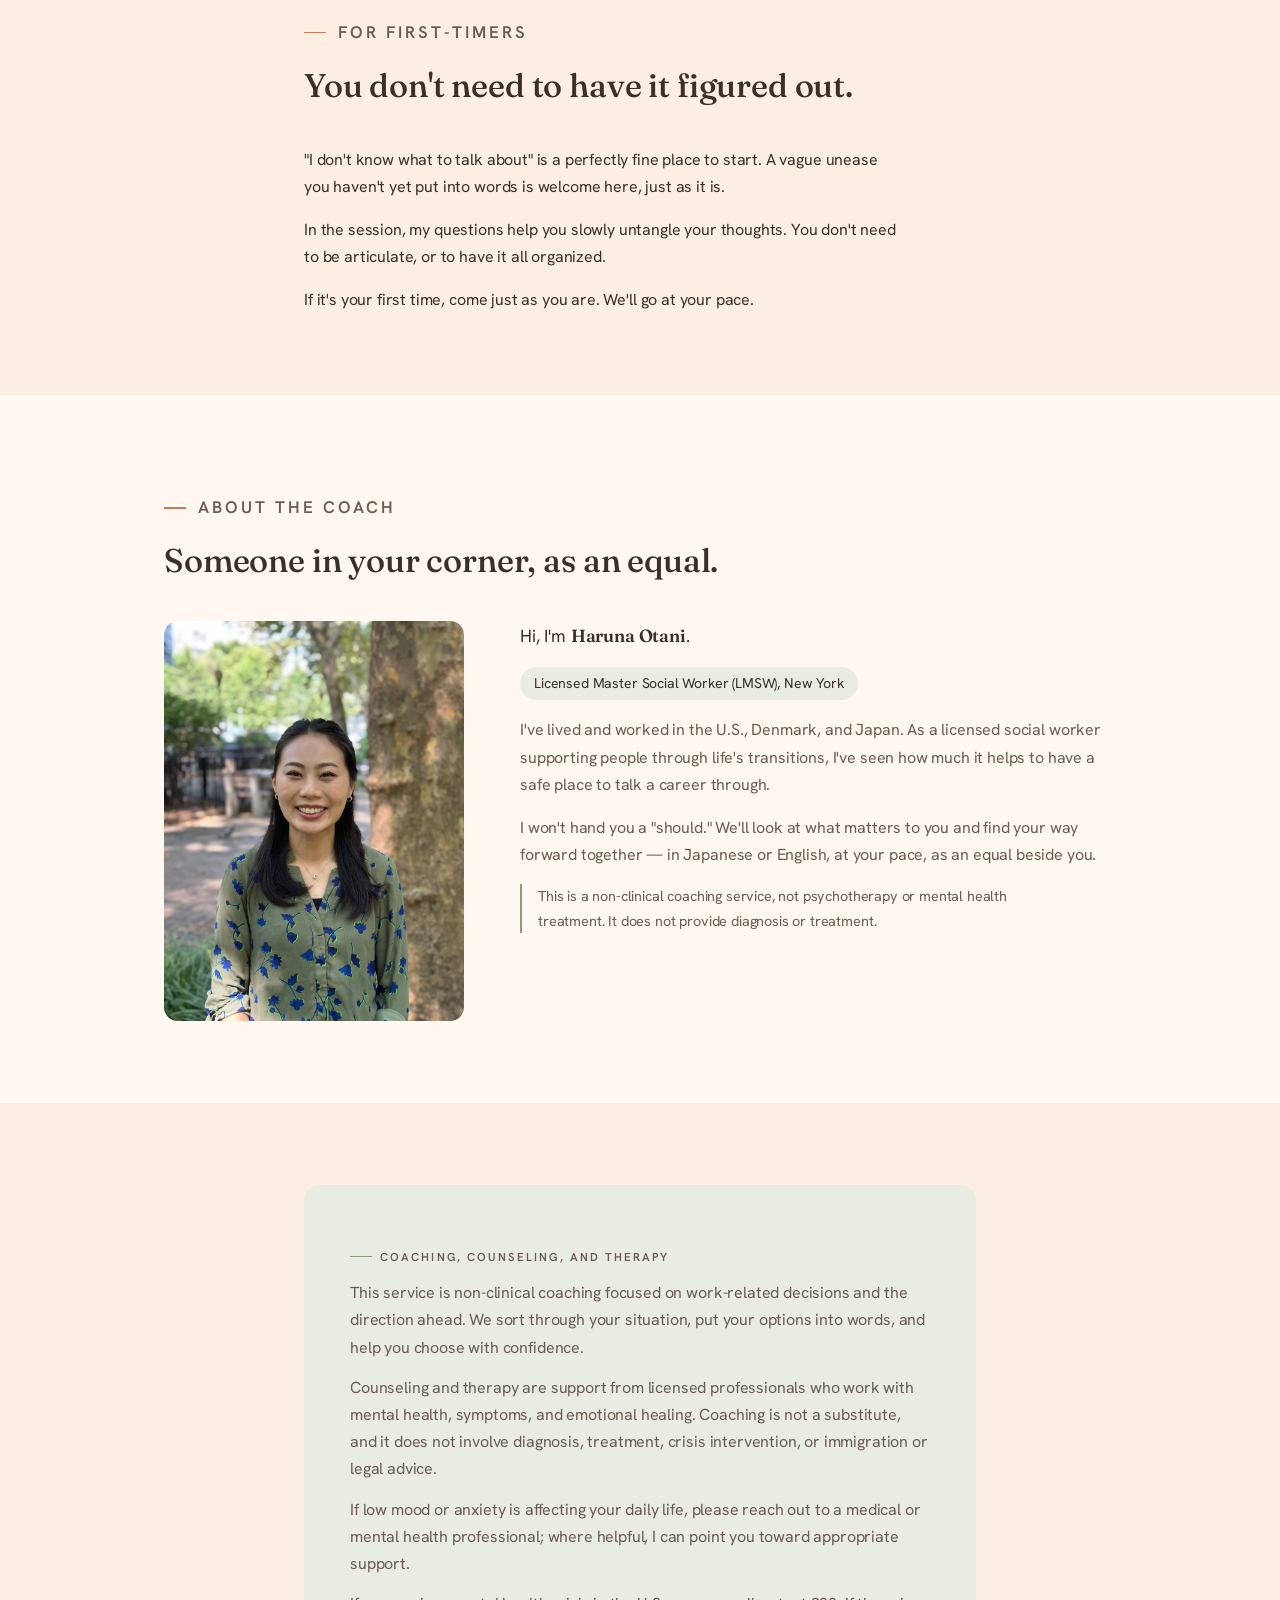
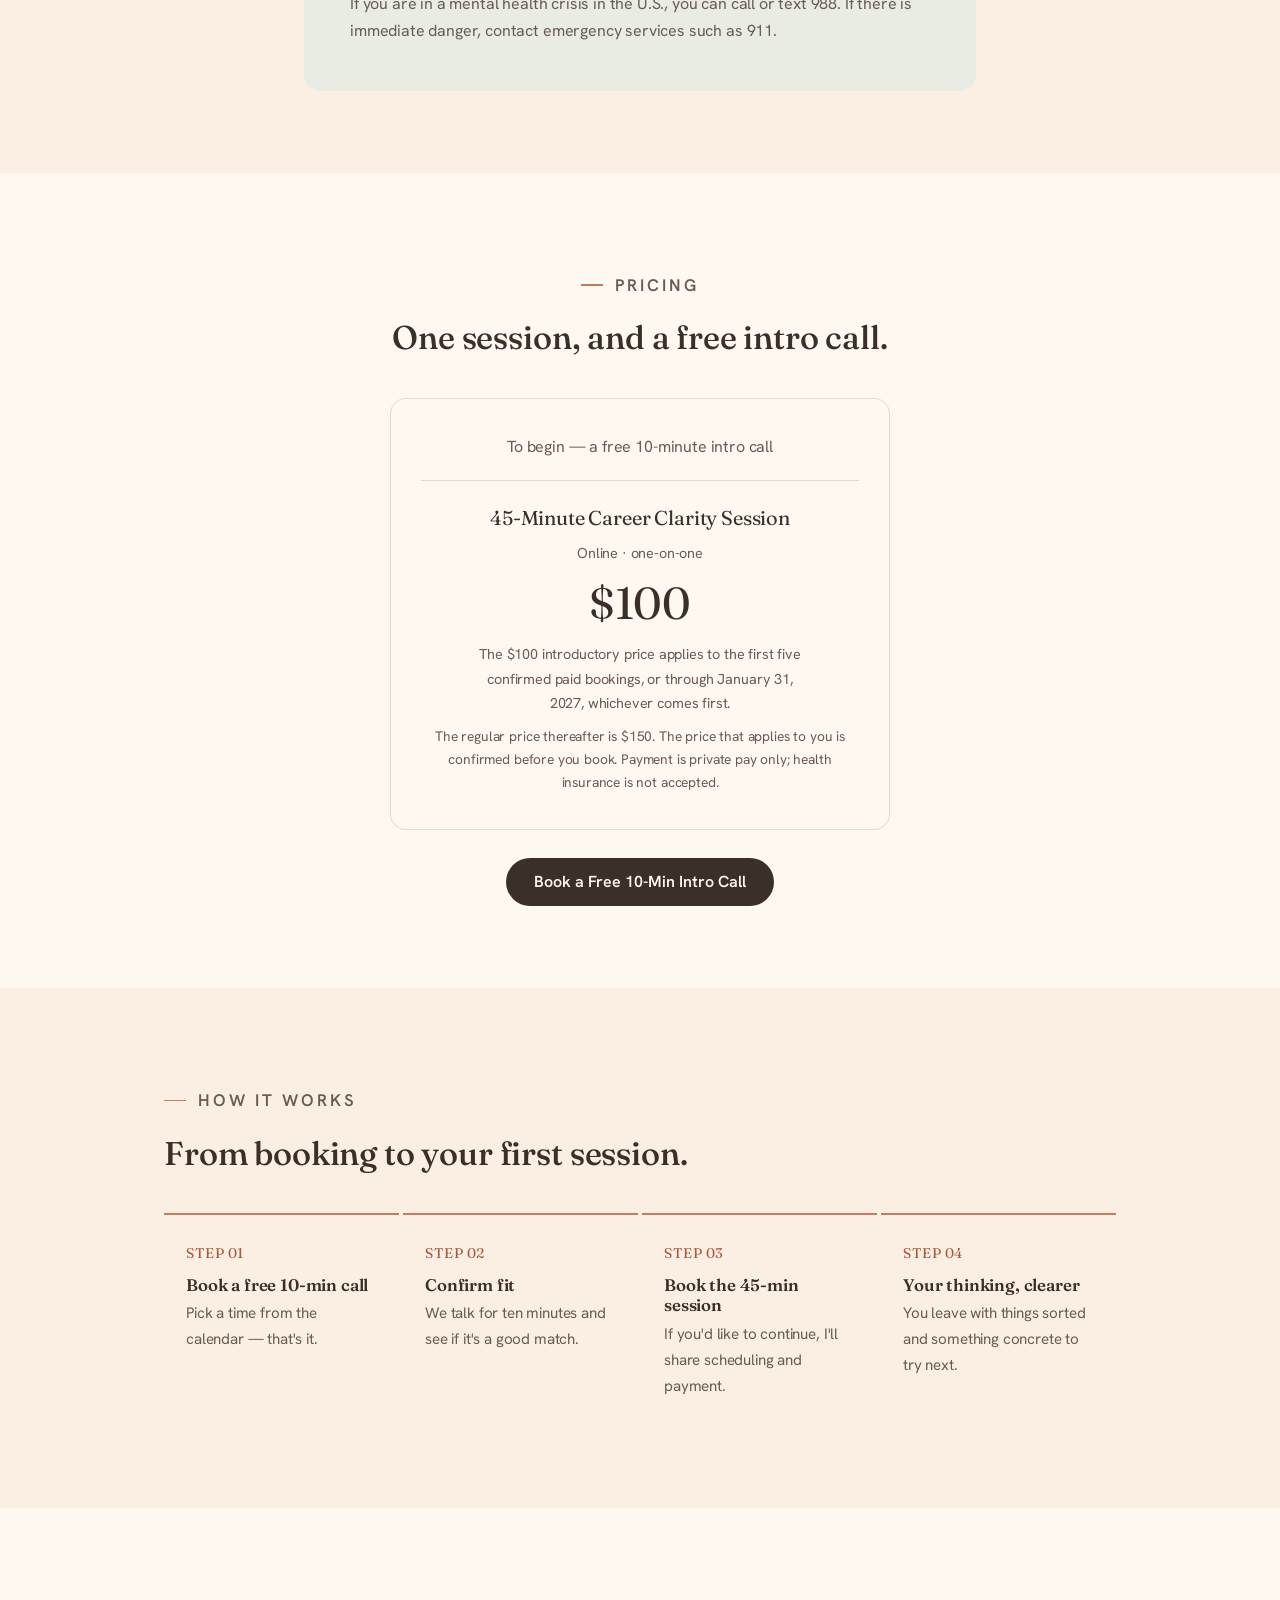
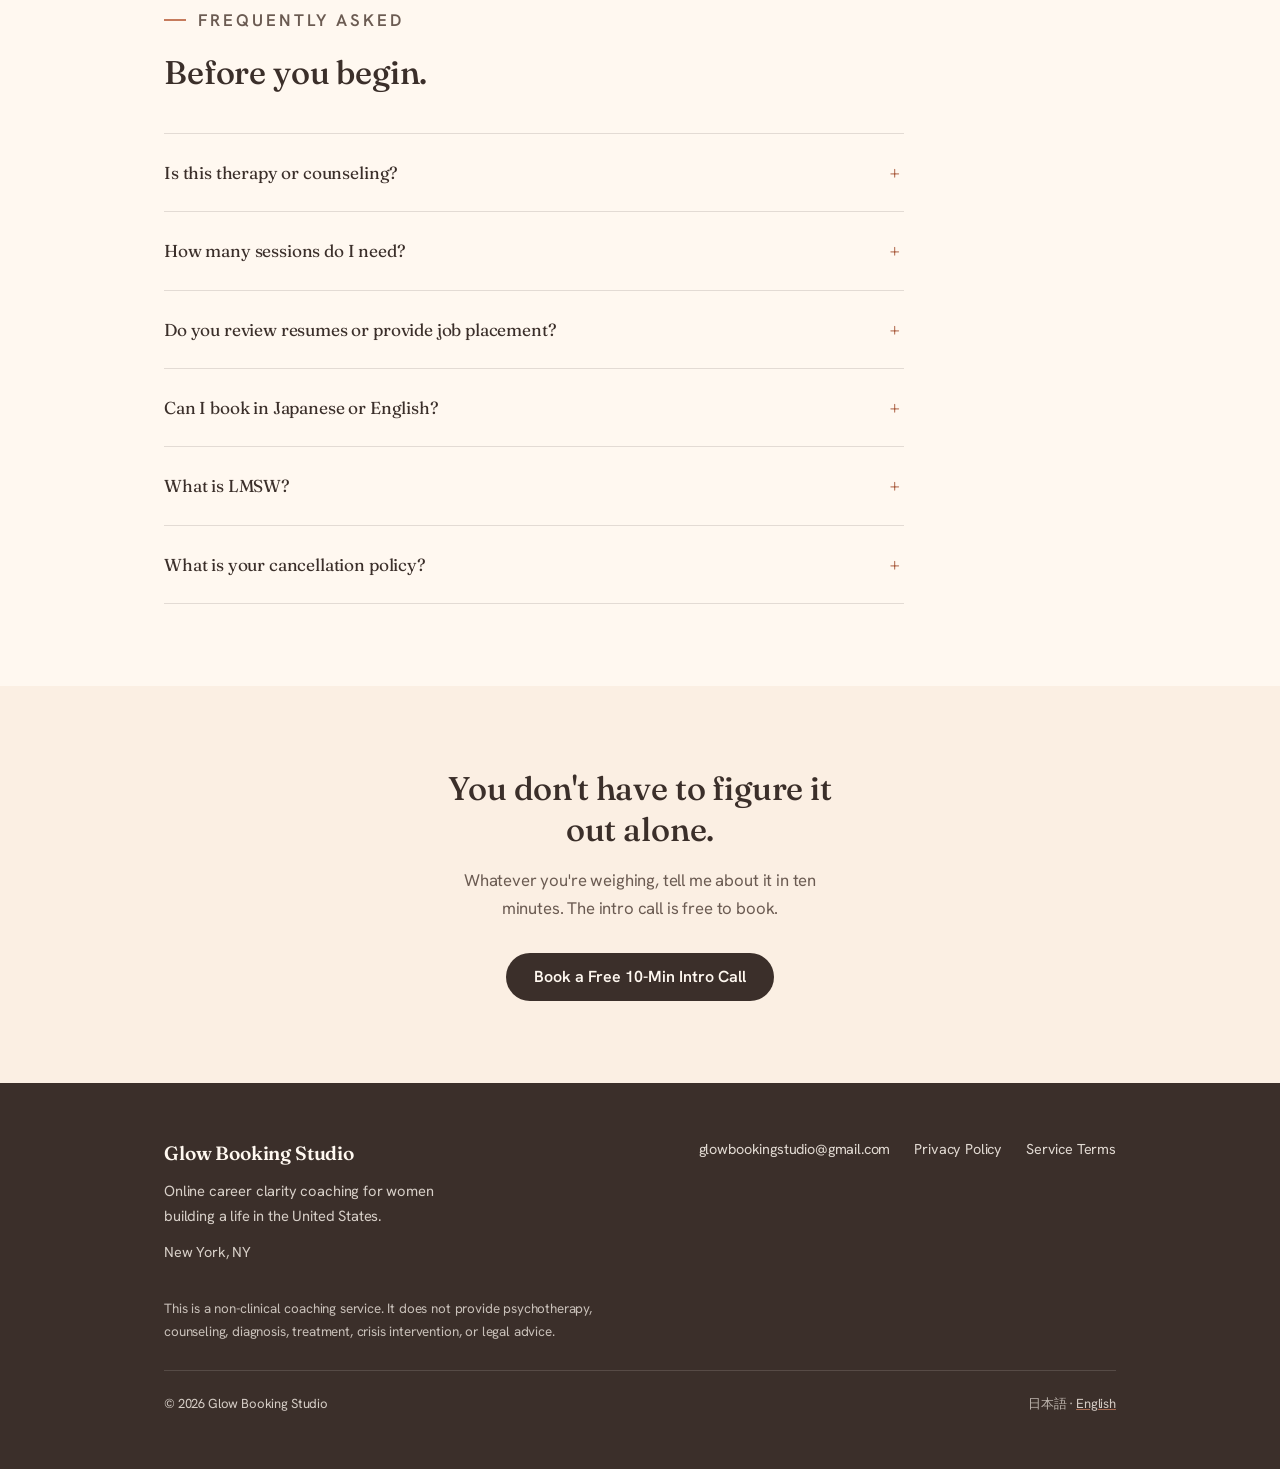
<file: docs/en/index.html>
<!DOCTYPE html>
<html lang="en">
<head>
<meta charset="UTF-8" />
<meta name="viewport" content="width=device-width, initial-scale=1" />
<title>Glow Booking Studio — Find clarity in your next career chapter</title>
<meta name="description" content="Online career clarity coaching for women building a life in the United States. Explore your options and find a manageable next step in a one-on-one 45-minute session. Start with a free 10-minute intro call." />
<link rel="canonical" href="https://glowbookingstudio.com/en/" />
<link rel="alternate" hreflang="ja" href="https://glowbookingstudio.com/ja/" />
<link rel="alternate" hreflang="en" href="https://glowbookingstudio.com/en/" />
<link rel="alternate" hreflang="x-default" href="https://glowbookingstudio.com/en/" />
<meta property="og:type" content="website" />
<meta property="og:locale" content="en_US" />
<meta property="og:locale:alternate" content="ja_JP" />
<meta property="og:title" content="Glow Booking Studio — Find clarity in your next career chapter" />
<meta property="og:description" content="Online career clarity coaching for women building a life in the United States. Start with a free 10-minute intro call." />
<meta property="og:url" content="https://glowbookingstudio.com/en/" />
<link rel="preconnect" href="https://fonts.googleapis.com" />
<link rel="preconnect" href="https://fonts.gstatic.com" crossorigin />
<link href="https://fonts.googleapis.com/css2?family=Fraunces:ital,opsz,wght@0,9..144,400;0,9..144,500;0,9..144,600;1,9..144,400&family=Hanken+Grotesk:wght@400;500;600;700&display=swap" rel="stylesheet" />
<link rel="stylesheet" href="../assets/styles.css" />
</head>
<body>
<a class="skip-link" href="#main">Skip to content</a>

<header class="site-header">
  <div class="wrap nav-bar">
    <a class="brand" href="/en/">Glow Booking Studio</a>
    <div class="nav-collapse" id="primary-nav">
      <nav class="site-nav" aria-label="Page navigation">
        <a href="#sessions">Sessions</a>
        <a href="#about">About</a>
        <a href="#pricing">Pricing</a>
        <a href="#faq">FAQ</a>
      </nav>
      <nav class="lang-switch" aria-label="Language">
        <a href="/ja/" hreflang="ja" lang="ja">日本語</a>
        <span class="sep" aria-hidden="true">/</span>
        <span aria-current="true">EN</span>
      </nav>
    </div>
    <a class="btn btn-primary nav-cta" href="https://calendly.com/glowbookingstudio/10"><span class="full">Book a Free 10-Min Intro Call</span><span class="short">Book a call</span></a>
    <button class="nav-toggle" type="button" aria-controls="primary-nav" aria-expanded="false" aria-label="Open menu">
      <svg viewBox="0 0 24 24" fill="none" stroke="currentColor" stroke-width="2" stroke-linecap="round" aria-hidden="true"><line x1="4" y1="7" x2="20" y2="7"/><line x1="4" y1="12" x2="20" y2="12"/><line x1="4" y1="17" x2="20" y2="17"/></svg>
    </button>
  </div>
</header>

<main id="main">

<!-- HERO -->
<section class="hero">
  <div class="wrap hero-grid">
    <div>
      <p class="eyebrow">ONLINE CAREER CLARITY COACHING</p>
      <h1>Find clarity in your next career chapter.</h1>
      <div class="lead">
        <p>Thinking about a career change, rethinking your path, or wondering what comes next?</p>
        <p>You don't have to sort it out alone. In 45 minutes, let's untangle the uncertainty together and find your way forward.</p>
      </div>
      <div class="actions">
        <a class="btn btn-primary" href="https://calendly.com/glowbookingstudio/10">Book a Free 10-Min Intro Call</a>
        <p class="cta-note">Online and one-on-one. Ten minutes, no pressure to continue.</p>
      </div>
    </div>
    <div class="hero-illust" aria-hidden="true"><img src="../assets/illust/hero.png" alt="" /></div>
  </div>
</section>

<!-- WHO THIS IS FOR -->
<section class="alt">
  <div class="wrap">
    <div class="section-head">
      <p class="eyebrow">Who this is for</p>
      <h2>When you're caught between two directions.</h2>
      <p>Whether you're unsettled in your current role or unsure where you're headed — it starts with putting what's on your mind into words.</p>
    </div>
    <div class="section-illust" aria-hidden="true"><img src="../assets/illust/who.png" alt="" /></div>
    <div class="dilemmas">
      <div class="dilemma">
        <span class="idx" aria-hidden="true">01</span>
        <div>
          <h3>Change jobs, or stay</h3>
          <p>Part of you wants to leave, part of you has reasons to stay. It's hard to tell which is really yours.</p>
        </div>
      </div>
      <div class="dilemma">
        <span class="idx" aria-hidden="true">02</span>
        <div>
          <h3>Unsure this path still fits</h3>
          <p>You can handle the work, but something about it doesn't fully satisfy you — and you wonder if the future it leads to is one you want.</p>
        </div>
      </div>
      <div class="dilemma">
        <span class="idx" aria-hidden="true">03</span>
        <div>
          <h3>Ready to move, but stuck</h3>
          <p>You want change, but the first step feels too big — so nothing happens, and time slips by.</p>
        </div>
      </div>
    </div>
  </div>
</section>

<!-- SESSION -->
<section id="sessions">
  <div class="wrap narrow">
    <div class="section-head">
      <p class="eyebrow">The 45-minute session</p>
      <h2>Three things we sort out in 45 minutes.</h2>
      <p>No preparation needed. Bring whatever is on your mind, exactly as it is.</p>
    </div>
    <div class="section-illust" aria-hidden="true"><img src="../assets/illust/session.png" alt="" /></div>
    <div class="phases">
      <div class="phase">
        <div>
          <h3>Narrow it to the one thing you're weighing</h3>
          <p>A job change, how you work, where to go next — we pin down what you most want to think through today.</p>
        </div>
      </div>
      <div class="phase">
        <div>
          <h3>Your priorities and the real options</h3>
          <p>Starting from what matters most to you, we put each realistic option into words.</p>
        </div>
      </div>
      <div class="phase">
        <div>
          <h3>Decide what to try next</h3>
          <p>No big decision is forced. You leave with something manageable that you chose to try.</p>
        </div>
      </div>
    </div>
    <div class="after-note">
      <p>After the session, you may receive a short <strong>recap</strong> — the key points you talked through, written down so you can look back on it.</p>
    </div>
    <p class="caveat">This session does not promise employment, career success, emotional healing, or guaranteed clarity.</p>
  </div>
</section>

<!-- FIRST-TIMERS / REASSURANCE -->
<section class="alt">
  <div class="wrap narrow">
    <div class="section-head">
      <p class="eyebrow">For first-timers</p>
      <h2>You don't need to have it figured out.</h2>
    </div>
    <p>"I don't know what to talk about" is a perfectly fine place to start. A vague unease you haven't yet put into words is welcome here, just as it is.</p>
    <p style="margin-top:16px;">In the session, my questions help you slowly untangle your thoughts. You don't need to be articulate, or to have it all organized.</p>
    <p style="margin-top:16px;">If it's your first time, come just as you are. We'll go at your pace.</p>
  </div>
</section>

<!-- ABOUT -->
<section id="about">
  <div class="wrap">
    <div class="section-head">
      <p class="eyebrow">About the coach</p>
      <h2>Someone in your corner, as an equal.</h2>
    </div>
    <div class="about-grid">
      <figure class="portrait">
        <img src="../assets/img/portrait.jpg" alt="Haruna Otani" width="1000" height="1333" />
      </figure>
      <div class="about-body">
        <p>Hi, I'm <span class="about-name">Haruna Otani</span>.</p>
        <p class="about-creds">
          <span class="about-cred">Licensed Master Social Worker (LMSW), New York</span>
        </p>
        <p>I've lived and worked in the U.S., Denmark, and Japan. As a licensed social worker supporting people through life's transitions, I've seen how much it helps to have a safe place to talk a career through.</p>
        <p>I won't hand you a "should." We'll look at what matters to you and find your way forward together — in Japanese or English, at your pace, as an equal beside you.</p>
        <p class="disclaimer">This is a non-clinical coaching service, not psychotherapy or mental health treatment. It does not provide diagnosis or treatment.</p>
      </div>
    </div>
  </div>
</section>

<!-- COACHING vs COUNSELING / THERAPY -->
<section class="alt">
  <div class="wrap narrow">
    <div class="compare">
      <p class="eyebrow">Coaching, counseling, and therapy</p>
      <p>This service is non-clinical coaching focused on work-related decisions and the direction ahead. We sort through your situation, put your options into words, and help you choose with confidence.</p>
      <p>Counseling and therapy are support from licensed professionals who work with mental health, symptoms, and emotional healing. Coaching is not a substitute, and it does not involve diagnosis, treatment, crisis intervention, or immigration or legal advice.</p>
      <p>If low mood or anxiety is affecting your daily life, please reach out to a medical or mental health professional; where helpful, I can point you toward appropriate support.</p>
      <p>If you are in a mental health crisis in the U.S., you can call or text 988. If there is immediate danger, contact emergency services such as 911.</p>
    </div>
  </div>
</section>

<!-- PRICING -->
<section class="pricing" id="pricing">
  <div class="wrap">
    <div class="section-head">
      <p class="eyebrow">Pricing</p>
      <h2>One session, and a free intro call.</h2>
    </div>
    <div class="price-block">
      <p class="price-free">To begin — a free 10-minute intro call</p>
      <hr class="rule" />
      <p class="price-name" style="margin-top:20px;">45-Minute Career Clarity Session</p>
      <p class="price-meta">Online · one-on-one</p>
      <p class="price-amount">$100</p>
      <p class="price-terms">The $100 introductory price applies to the first five confirmed paid bookings, or through January 31, 2027, whichever comes first.</p>
      <p class="price-future">The regular price thereafter is $150. The price that applies to you is confirmed before you book. Payment is private pay only; health insurance is not accepted.</p>
    </div>
    <div class="actions">
      <a class="btn btn-primary" href="https://calendly.com/glowbookingstudio/10">Book a Free 10-Min Intro Call</a>
    </div>
  </div>
</section>

<!-- HOW IT WORKS -->
<section class="alt">
  <div class="wrap">
    <div class="section-head">
      <p class="eyebrow">How it works</p>
      <h2>From booking to your first session.</h2>
    </div>
    <div class="steps">
      <div class="step">
        <span class="num">STEP 01</span>
        <h3>Book a free 10-min call</h3>
        <p>Pick a time from the calendar — that's it.</p>
      </div>
      <div class="step">
        <span class="num">STEP 02</span>
        <h3>Confirm fit</h3>
        <p>We talk for ten minutes and see if it's a good match.</p>
      </div>
      <div class="step">
        <span class="num">STEP 03</span>
        <h3>Book the 45-min session</h3>
        <p>If you'd like to continue, I'll share scheduling and payment.</p>
      </div>
      <div class="step">
        <span class="num">STEP 04</span>
        <h3>Your thinking, clearer</h3>
        <p>You leave with things sorted and something concrete to try next.</p>
      </div>
    </div>
  </div>
</section>

<!-- FAQ -->
<section id="faq">
  <div class="wrap">
    <div class="section-head">
      <p class="eyebrow">Frequently asked</p>
      <h2>Before you begin.</h2>
    </div>
    <div class="faq">
      <details>
        <summary>Is this therapy or counseling?</summary>
        <p>No. This is non-clinical career coaching, not psychotherapy, counseling, or mental health treatment. It does not involve diagnosis, treatment, or crisis intervention. If you need mental health support, I'll point you toward a medical or mental health professional.</p>
      </details>
      <details>
        <summary>How many sessions do I need?</summary>
        <p>It's designed as a single, self-contained 45-minute session. If you'd like to continue, you're welcome to book again whenever you want — there's no set number and no obligation to continue.</p>
      </details>
      <details>
        <summary>Do you review resumes or provide job placement?</summary>
        <p>No. This service focuses on clarifying career decisions and finding something concrete to try next. It does not include resume reviews, job referrals, recruiting, or placement.</p>
      </details>
      <details>
        <summary>Can I book in Japanese or English?</summary>
        <p>Either is fine. Let me know your preferred language when you book, and we'll hold the session in Japanese or English.</p>
      </details>
      <details>
        <summary>What is LMSW?</summary>
        <p>LMSW (Licensed Master Social Worker) is a New York social work credential. In this service, I work as a non-clinical career coach, not in a clinical role, and I do not provide diagnosis, treatment, or psychotherapy.</p>
      </details>
      <details>
        <summary>What is your cancellation policy?</summary>
        <p>The free 10-minute intro call can be cancelled anytime at no cost. For the 45-minute paid session, if you let me know at least 24 hours before the start time, you can reschedule for free or cancel for a full refund. Cancellations within 24 hours are generally non-refundable. See the <a href="/en/terms/">Service Terms</a> for details.</p>
      </details>
    </div>
  </div>
</section>

<!-- FINAL CTA -->
<section class="final">
  <div class="wrap">
    <h2>You don't have to figure it out alone.</h2>
    <p>Whatever you're weighing, tell me about it in ten minutes. The intro call is free to book.</p>
    <a class="btn btn-primary" href="https://calendly.com/glowbookingstudio/10">Book a Free 10-Min Intro Call</a>
  </div>
</section>

</main>

<footer class="site-footer">
  <div class="wrap">
    <div class="footer-top">
      <div>
        <div class="footer-brand">Glow Booking Studio</div>
        <p class="footer-tagline">Online career clarity coaching for women building a life in the United States.</p>
        <p class="footer-meta">New York, NY</p>
      </div>
      <nav class="footer-links" aria-label="Footer">
        <a href="mailto:glowbookingstudio@gmail.com">glowbookingstudio@gmail.com</a>
        <a href="/en/privacy/">Privacy Policy</a>
        <a href="/en/terms/">Service Terms</a>
      </nav>
    </div>
    <p class="footer-disclaimer">This is a non-clinical coaching service. It does not provide psychotherapy, counseling, diagnosis, treatment, crisis intervention, or legal advice.</p>
    <div class="footer-base">
      <span>© <span id="yr"></span> Glow Booking Studio</span>
      <nav class="footer-lang" aria-label="Language">
        <a href="/ja/" hreflang="ja" lang="ja">日本語</a> ·
        <span aria-current="true">English</span>
      </nav>
    </div>
  </div>
</footer>

<script>
document.getElementById('yr').textContent=new Date().getFullYear();
(function(){
  var h=document.querySelector('.site-header'), t=document.querySelector('.nav-toggle');
  if(!h||!t) return;
  t.addEventListener('click',function(){
    var open=h.classList.toggle('open');
    t.setAttribute('aria-expanded',open?'true':'false');
  });
  document.querySelectorAll('#primary-nav a').forEach(function(a){
    a.addEventListener('click',function(){ h.classList.remove('open'); t.setAttribute('aria-expanded','false'); });
  });
})();
</script>
</body>
</html>
</file>
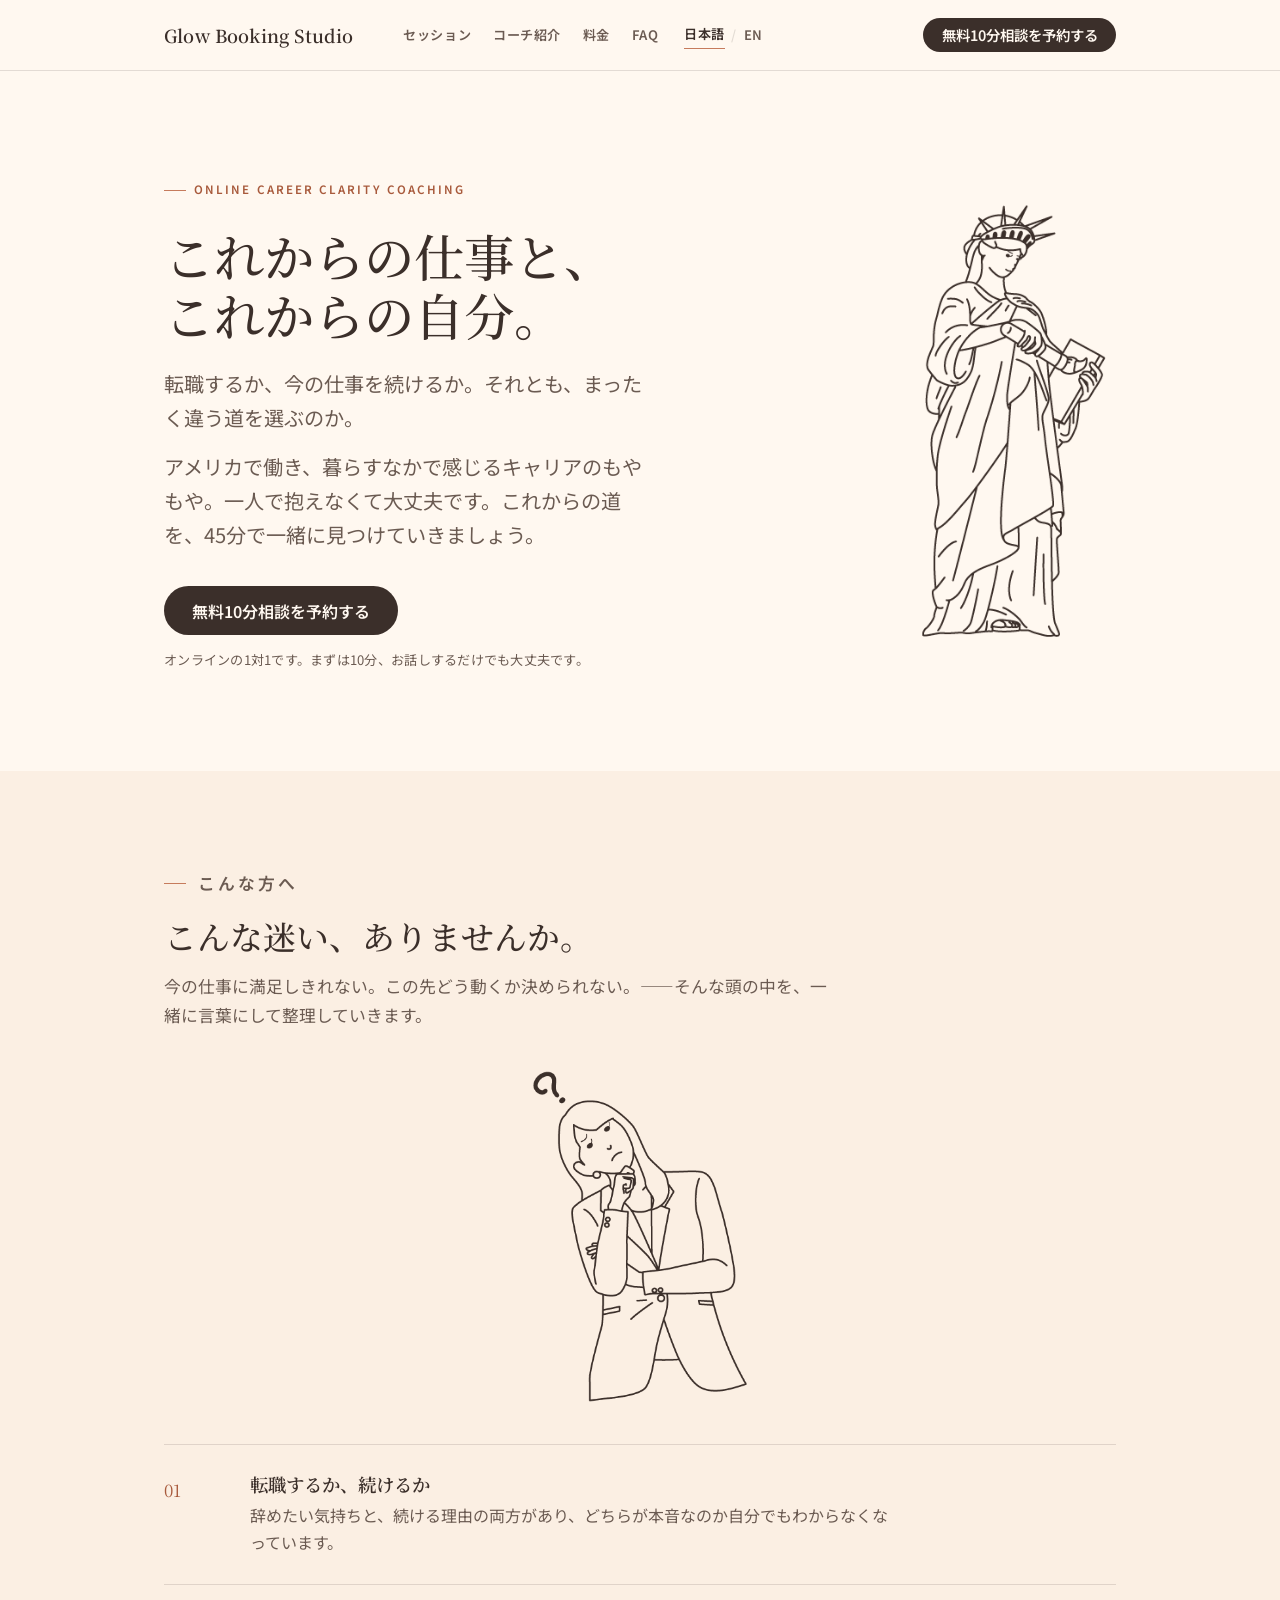
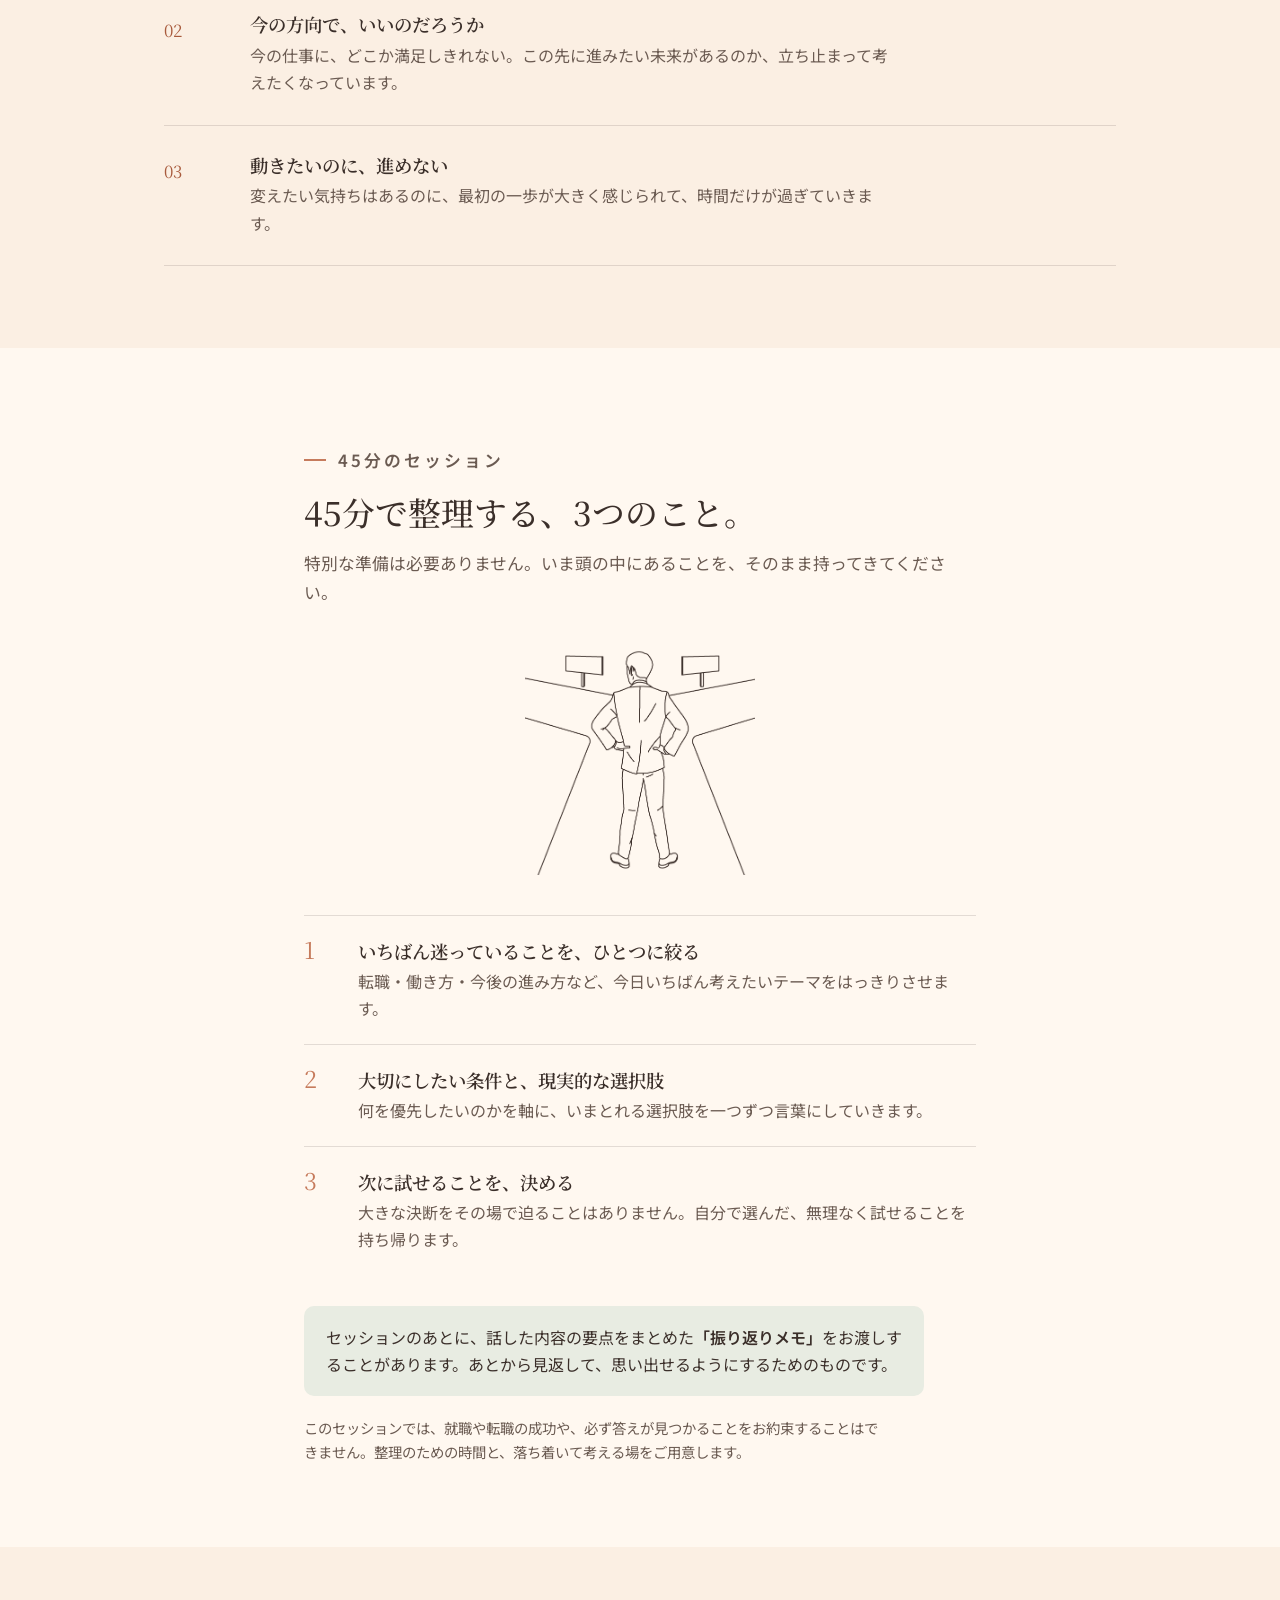
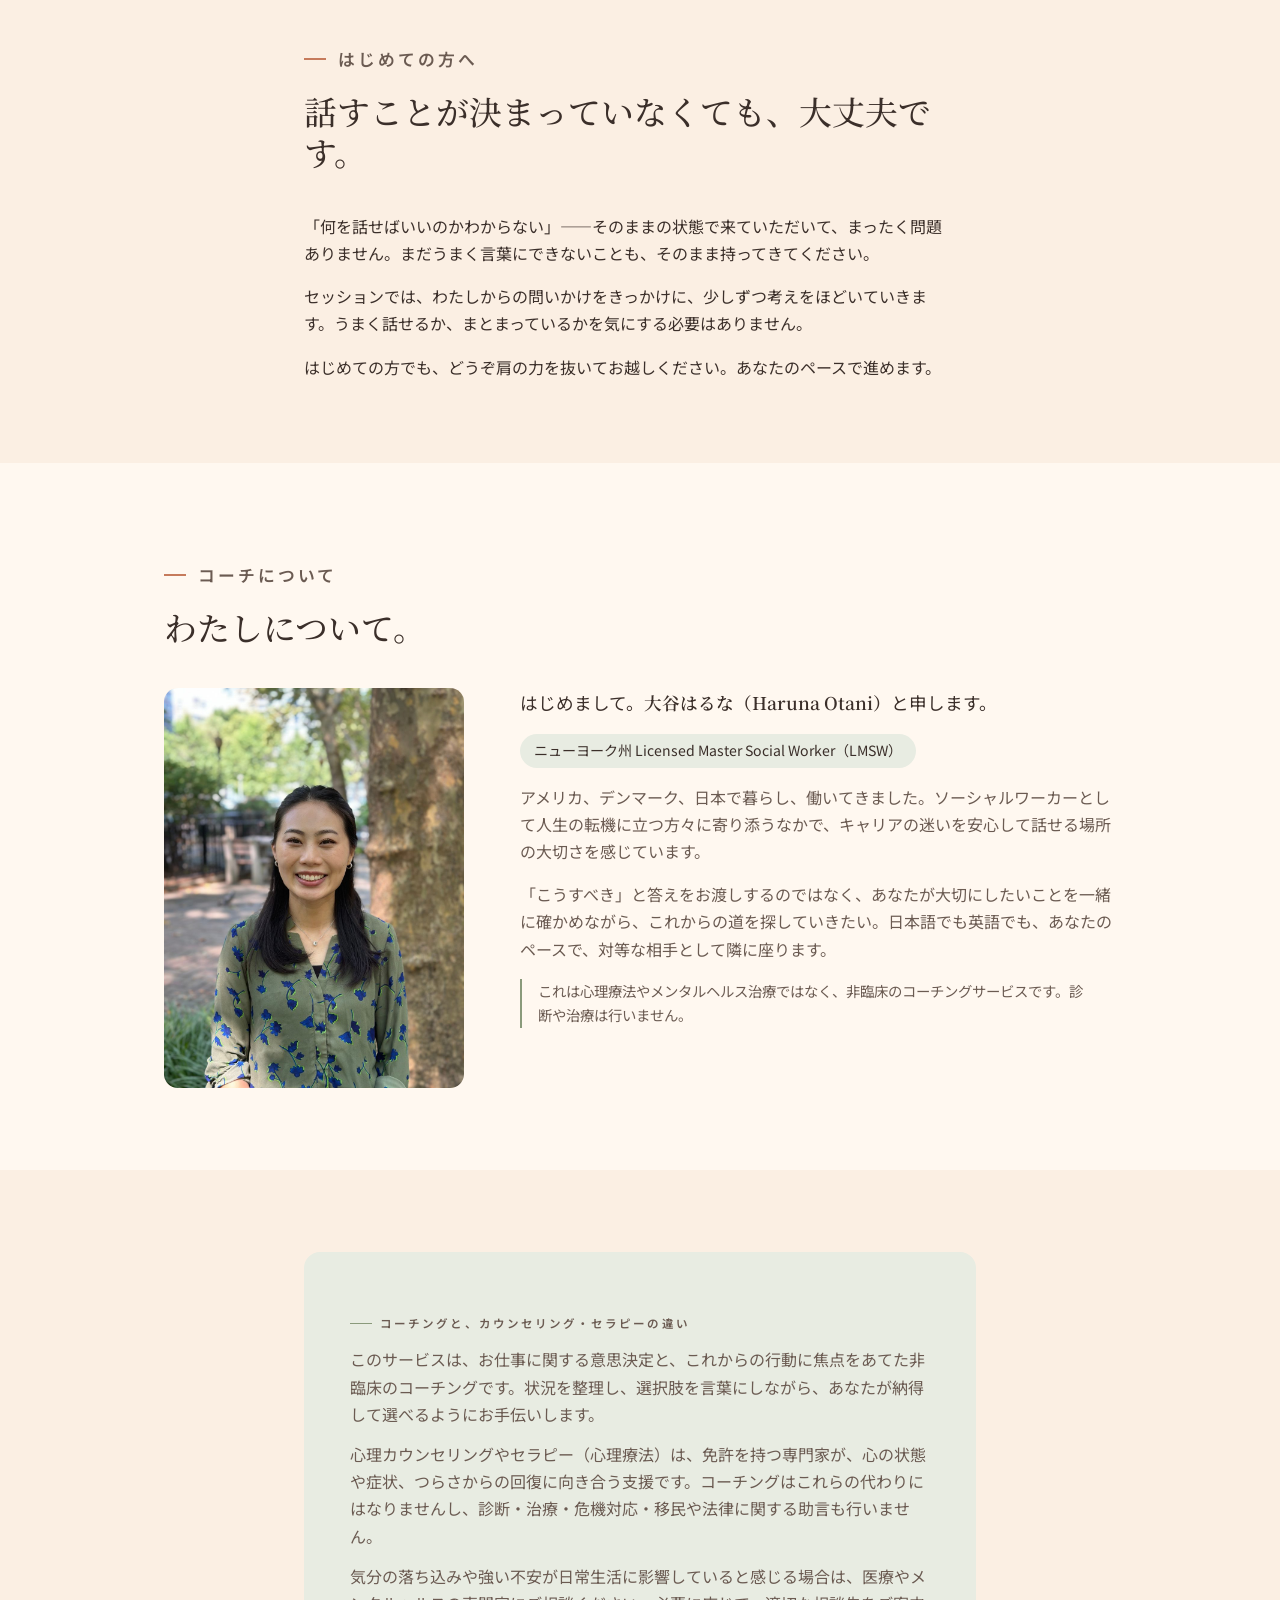
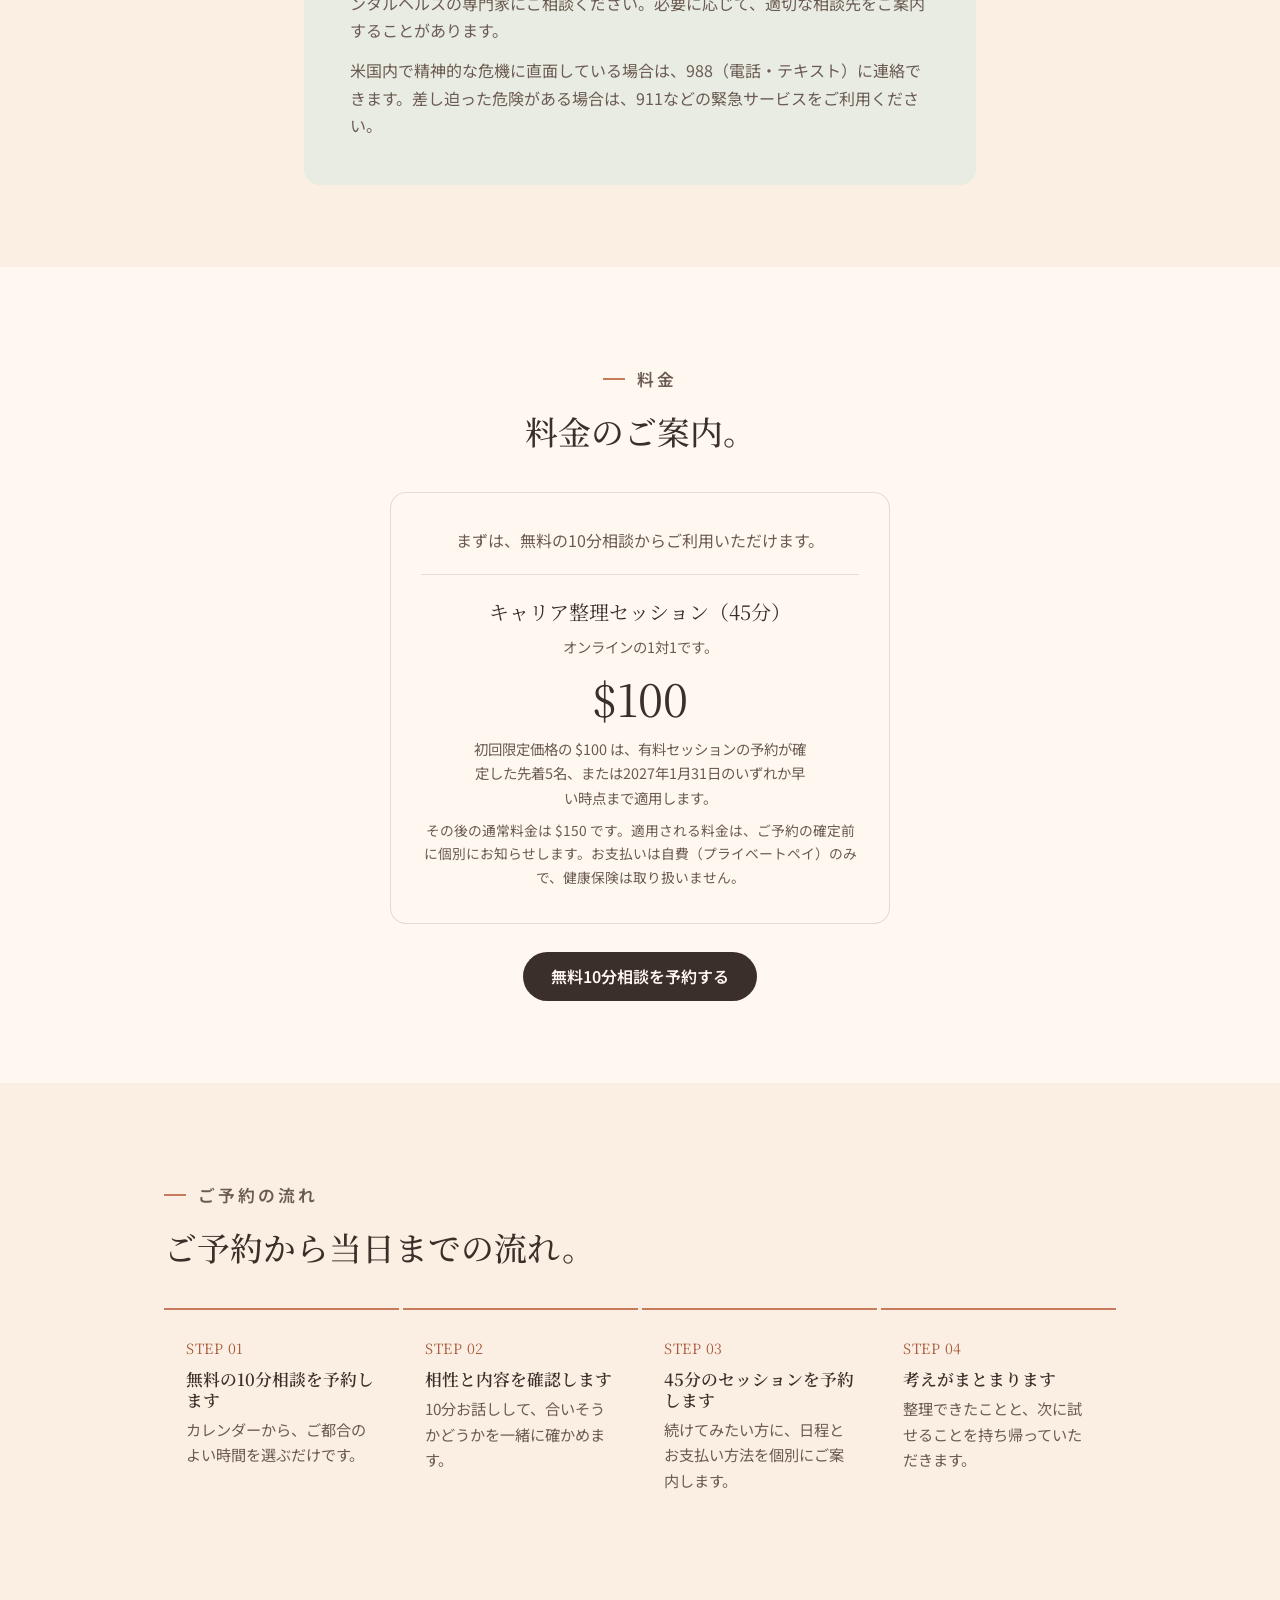
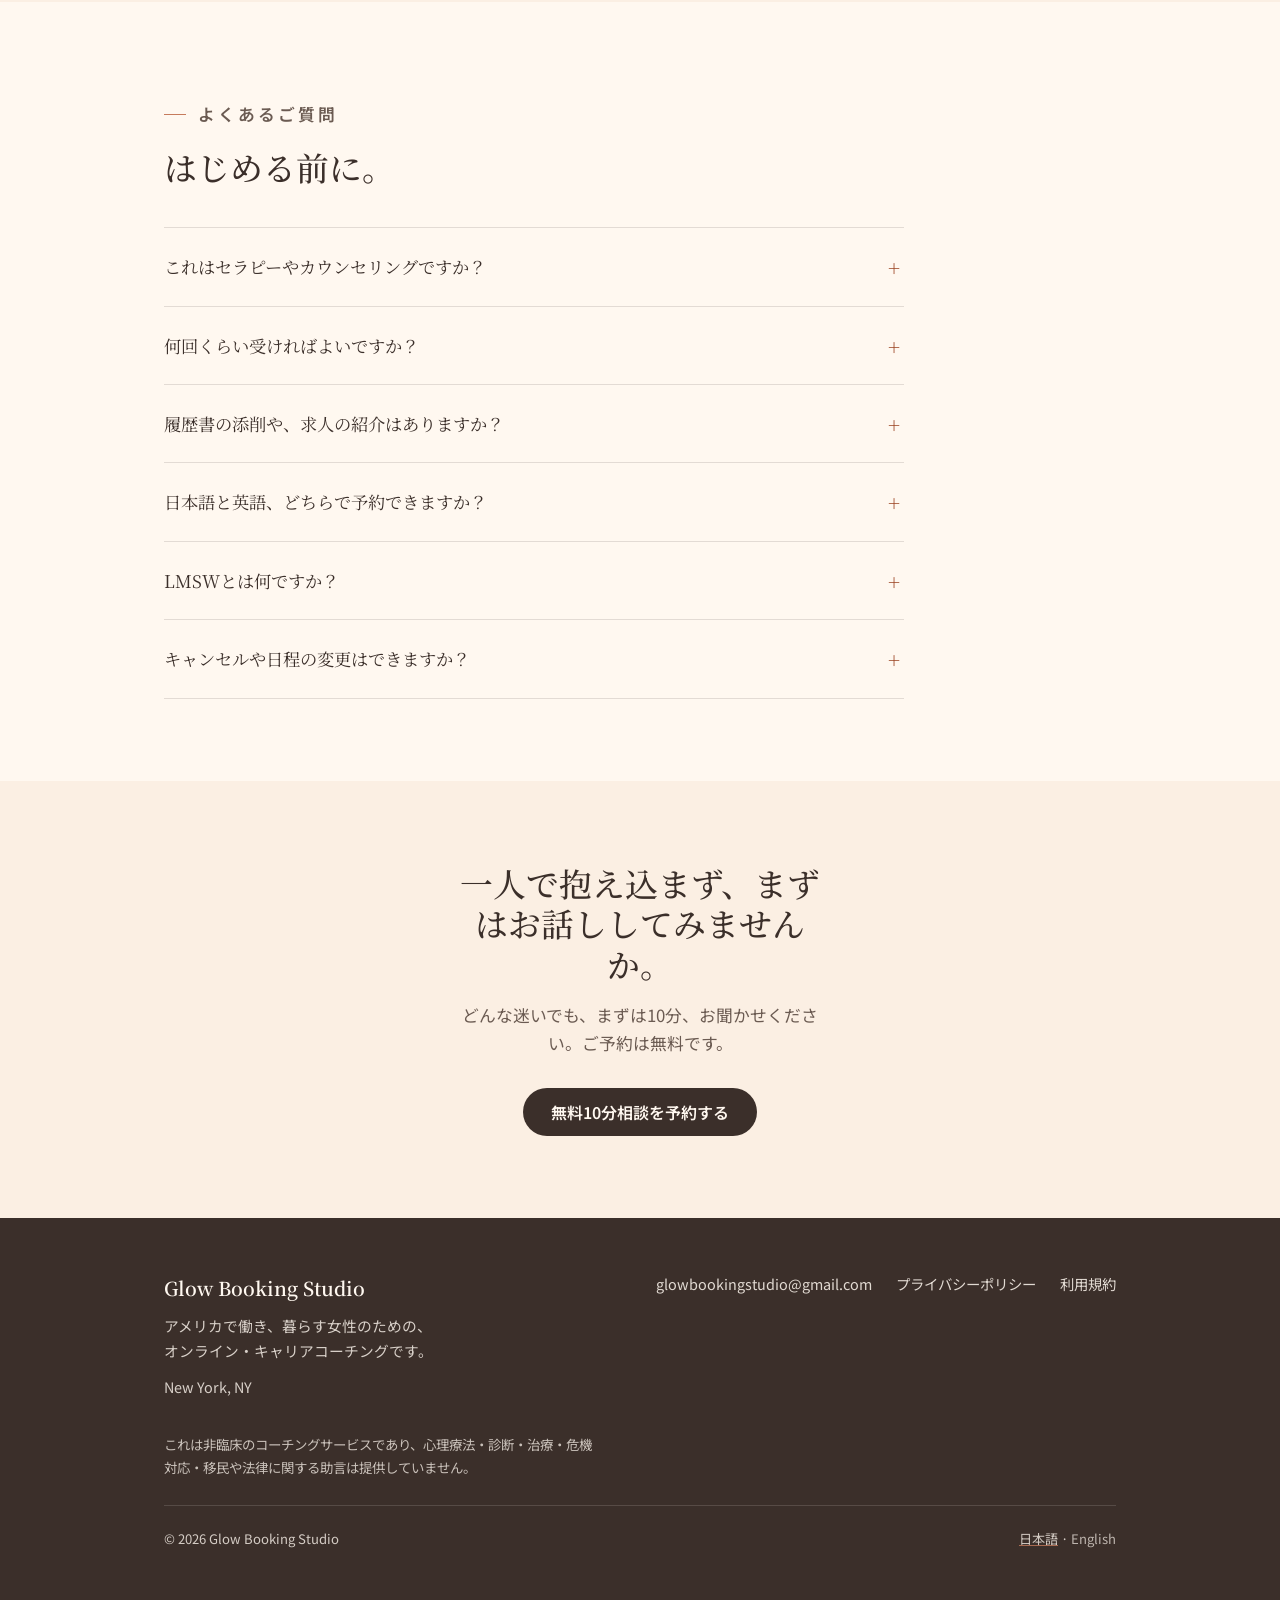
<file: docs/ja/index.html>
<!DOCTYPE html>

<html lang="ja">
<head>
<meta charset="utf-8"/>
<meta content="width=device-width, initial-scale=1" name="viewport"/>
<title>Glow Booking Studio｜これからの仕事と、これからの自分。｜キャリア相談</title>
<meta content="アメリカで働き、暮らす女性のための、オンライン・キャリアコーチングです。転職や今後の方向性の迷いを、45分の1対1で一緒に整理していきます。まずは無料の10分相談から。" name="description"/>
<link href="https://glowbookingstudio.com/ja/" rel="canonical"/>
<link href="https://glowbookingstudio.com/ja/" hreflang="ja" rel="alternate"/>
<link href="https://glowbookingstudio.com/en/" hreflang="en" rel="alternate"/>
<link href="https://glowbookingstudio.com/en/" hreflang="x-default" rel="alternate"/>
<meta content="website" property="og:type"/>
<meta content="ja_JP" property="og:locale"/>
<meta content="en_US" property="og:locale:alternate"/>
<meta content="Glow Booking Studio｜これからの仕事と、これからの自分。" property="og:title"/>
<meta content="アメリカで働き、暮らす女性のための、オンライン・キャリアコーチングです。まずは無料の10分相談から。" property="og:description"/>
<meta content="https://glowbookingstudio.com/ja/" property="og:url"/>
<link href="https://fonts.googleapis.com" rel="preconnect"/>
<link crossorigin="" href="https://fonts.gstatic.com" rel="preconnect"/>
<link href="https://fonts.googleapis.com/css2?family=Noto+Sans+JP:wght@400;500;600;700&amp;family=Noto+Serif+JP:wght@400;500;600&amp;display=swap" rel="stylesheet"/>
<link href="../assets/styles.css" rel="stylesheet"/>
</head>
<body>
<a class="skip-link" href="#main">本文へスキップ</a>
<header class="site-header">
<div class="wrap nav-bar">
<a class="brand" href="/ja/">Glow Booking Studio</a>
<div class="nav-collapse" id="primary-nav">
<nav aria-label="ページ内ナビ" class="site-nav">
<a href="#sessions">セッション</a>
<a href="#about">コーチ紹介</a>
<a href="#pricing">料金</a>
<a href="#faq">FAQ</a>
</nav>
<nav aria-label="言語切り替え" class="lang-switch">
<span aria-current="true">日本語</span>
<span aria-hidden="true" class="sep">/</span>
<a href="/en/" hreflang="en" lang="en">EN</a>
</nav>
</div>
<a class="btn btn-primary nav-cta" href="https://calendly.com/glowbookingstudio/10"><span class="full">無料10分相談を予約する</span><span class="short">予約する</span></a>
<button aria-controls="primary-nav" aria-expanded="false" aria-label="メニューを開く" class="nav-toggle" type="button">
<svg aria-hidden="true" fill="none" stroke="currentColor" stroke-linecap="round" stroke-width="2" viewbox="0 0 24 24"><line x1="4" x2="20" y1="7" y2="7"></line><line x1="4" x2="20" y1="12" y2="12"></line><line x1="4" x2="20" y1="17" y2="17"></line></svg>
</button>
</div>
</header>
<main id="main">
<!-- HERO -->
<section class="hero">
<div class="wrap hero-grid">
<div>
<p class="eyebrow">ONLINE CAREER CLARITY COACHING</p>
<h1>これからの仕事と、これからの自分。</h1>
<div class="lead">
<p>転職するか、今の仕事を続けるか。それとも、まったく違う道を選ぶのか。</p>
<p>アメリカで働き、暮らすなかで感じるキャリアのもやもや。一人で抱えなくて大丈夫です。これからの道を、45分で一緒に見つけていきましょう。</p>
</div>
<div class="actions">
<a class="btn btn-primary" href="https://calendly.com/glowbookingstudio/10">無料10分相談を予約する</a>
<p class="cta-note">オンラインの1対1です。まずは10分、お話しするだけでも大丈夫です。</p>
</div>
</div>
<div aria-hidden="true" class="hero-illust"><img alt="" src="../assets/illust/hero.png"/></div>
</div>
</section>
<!-- WHO THIS IS FOR -->
<section class="alt">
<div class="wrap">
<div class="section-head">
<p class="eyebrow">こんな方へ</p>
<h2>こんな迷い、ありませんか。</h2>
<p>今の仕事に満足しきれない。この先どう動くか決められない。——そんな頭の中を、一緒に言葉にして整理していきます。</p>
</div>
<div aria-hidden="true" class="section-illust"><img alt="" src="../assets/illust/who.png"/></div>
<div class="dilemmas">
<div class="dilemma">
<span aria-hidden="true" class="idx">01</span>
<div>
<h3>転職するか、続けるか</h3>
<p>辞めたい気持ちと、続ける理由の両方があり、どちらが本音なのか自分でもわからなくなっています。</p>
</div>
</div>
<div class="dilemma">
<span aria-hidden="true" class="idx">02</span>
<div>
<h3>今の方向で、いいのだろうか</h3>
<p>今の仕事に、どこか満足しきれない。この先に進みたい未来があるのか、立ち止まって考えたくなっています。</p>
</div>
</div>
<div class="dilemma">
<span aria-hidden="true" class="idx">03</span>
<div>
<h3>動きたいのに、進めない</h3>
<p>変えたい気持ちはあるのに、最初の一歩が大きく感じられて、時間だけが過ぎていきます。</p>
</div>
</div>
</div>
</div>
</section>
<!-- SESSION -->
<section id="sessions">
<div class="wrap narrow">
<div class="section-head">
<p class="eyebrow">45分のセッション</p>
<h2>45分で整理する、3つのこと。</h2>
<p>特別な準備は必要ありません。いま頭の中にあることを、そのまま持ってきてください。</p>
</div>
<div aria-hidden="true" class="section-illust"><img alt="" src="../assets/illust/session.png"/></div>
<div class="phases">
<div class="phase">
<div>
<h3>いちばん迷っていることを、ひとつに絞る</h3>
<p>転職・働き方・今後の進み方など、今日いちばん考えたいテーマをはっきりさせます。</p>
</div>
</div>
<div class="phase">
<div>
<h3>大切にしたい条件と、現実的な選択肢</h3>
<p>何を優先したいのかを軸に、いまとれる選択肢を一つずつ言葉にしていきます。</p>
</div>
</div>
<div class="phase">
<div>
<h3>次に試せることを、決める</h3>
<p>大きな決断をその場で迫ることはありません。自分で選んだ、無理なく試せることを持ち帰ります。</p>
</div>
</div>
</div>
<div class="after-note">
<p>セッションのあとに、話した内容の要点をまとめた<strong>「振り返りメモ」</strong>をお渡しすることがあります。あとから見返して、思い出せるようにするためのものです。</p>
</div>
<p class="caveat">このセッションでは、就職や転職の成功や、必ず答えが見つかることをお約束することはできません。整理のための時間と、落ち着いて考える場をご用意します。</p>
</div>
</section>
<!-- FIRST-TIMERS / REASSURANCE -->
<section class="alt">
<div class="wrap narrow">
<div class="section-head">
<p class="eyebrow">はじめての方へ</p>
<h2>話すことが決まっていなくても、大丈夫です。</h2>
</div>
<p>「何を話せばいいのかわからない」——そのままの状態で来ていただいて、まったく問題ありません。まだうまく言葉にできないことも、そのまま持ってきてください。</p>
<p style="margin-top:16px;">セッションでは、わたしからの問いかけをきっかけに、少しずつ考えをほどいていきます。うまく話せるか、まとまっているかを気にする必要はありません。</p>
<p style="margin-top:16px;">はじめての方でも、どうぞ肩の力を抜いてお越しください。あなたのペースで進めます。</p>
</div>
</section>
<!-- ABOUT -->
<section id="about">
<div class="wrap">
<div class="section-head">
<p class="eyebrow">コーチについて</p>
<h2>わたしについて。</h2>
</div>
<div class="about-grid">
<figure class="portrait">
<img alt="大谷はるな（Haruna Otani）" height="1333" src="../assets/img/portrait.jpg" width="1000"/>
</figure>
<div class="about-body">
<p>はじめまして。<span class="about-name">大谷はるな（Haruna Otani）</span>と申します。</p>
<p class="about-creds">
<span class="about-cred">ニューヨーク州 Licensed Master Social Worker（LMSW）</span>
</p>
<p>アメリカ、デンマーク、日本で暮らし、働いてきました。ソーシャルワーカーとして人生の転機に立つ方々に寄り添うなかで、キャリアの迷いを安心して話せる場所の大切さを感じています。</p>
<p>「こうすべき」と答えをお渡しするのではなく、あなたが大切にしたいことを一緒に確かめながら、これからの道を探していきたい。日本語でも英語でも、あなたのペースで、対等な相手として隣に座ります。</p>
<p class="disclaimer">これは心理療法やメンタルヘルス治療ではなく、非臨床のコーチングサービスです。診断や治療は行いません。</p>
</div>
</div>
</div>
</section>
<!-- COACHING vs COUNSELING / THERAPY -->
<section class="alt">
<div class="wrap narrow">
<div class="compare">
<p class="eyebrow">コーチングと、カウンセリング・セラピーの違い</p>
<p>このサービスは、お仕事に関する意思決定と、これからの行動に焦点をあてた非臨床のコーチングです。状況を整理し、選択肢を言葉にしながら、あなたが納得して選べるようにお手伝いします。</p>
<p>心理カウンセリングやセラピー（心理療法）は、免許を持つ専門家が、心の状態や症状、つらさからの回復に向き合う支援です。コーチングはこれらの代わりにはなりませんし、診断・治療・危機対応・移民や法律に関する助言も行いません。</p>
<p>気分の落ち込みや強い不安が日常生活に影響していると感じる場合は、医療やメンタルヘルスの専門家にご相談ください。必要に応じて、適切な相談先をご案内することがあります。</p>
<p>米国内で精神的な危機に直面している場合は、988（電話・テキスト）に連絡できます。差し迫った危険がある場合は、911などの緊急サービスをご利用ください。</p>
</div>
</div>
</section>
<!-- PRICING -->
<section class="pricing" id="pricing">
<div class="wrap">
<div class="section-head">
<p class="eyebrow">料金</p>
<h2>料金のご案内。</h2>
</div>
<div class="price-block">
<p class="price-free">まずは、無料の10分相談からご利用いただけます。</p>
<hr class="rule"/>
<p class="price-name" style="margin-top:20px;">キャリア整理セッション（45分）</p>
<p class="price-meta">オンラインの1対1です。</p>
<p class="price-amount">$100</p>
<p class="price-terms">初回限定価格の $100 は、有料セッションの予約が確定した先着5名、または2027年1月31日のいずれか早い時点まで適用します。</p>
<p class="price-future">その後の通常料金は $150 です。適用される料金は、ご予約の確定前に個別にお知らせします。お支払いは自費（プライベートペイ）のみで、健康保険は取り扱いません。</p>
</div>
<div class="actions">
<a class="btn btn-primary" href="https://calendly.com/glowbookingstudio/10">無料10分相談を予約する</a>
</div>
</div>
</section>
<!-- HOW IT WORKS -->
<section class="alt">
<div class="wrap">
<div class="section-head">
<p class="eyebrow">ご予約の流れ</p>
<h2>ご予約から当日までの流れ。</h2>
</div>
<div class="steps">
<div class="step">
<span class="num">STEP 01</span>
<h3>無料の10分相談を予約します</h3>
<p>カレンダーから、ご都合のよい時間を選ぶだけです。</p>
</div>
<div class="step">
<span class="num">STEP 02</span>
<h3>相性と内容を確認します</h3>
<p>10分お話しして、合いそうかどうかを一緒に確かめます。</p>
</div>
<div class="step">
<span class="num">STEP 03</span>
<h3>45分のセッションを予約します</h3>
<p>続けてみたい方に、日程とお支払い方法を個別にご案内します。</p>
</div>
<div class="step">
<span class="num">STEP 04</span>
<h3>考えがまとまります</h3>
<p>整理できたことと、次に試せることを持ち帰っていただきます。</p>
</div>
</div>
</div>
</section>
<!-- FAQ -->
<section id="faq">
<div class="wrap">
<div class="section-head">
<p class="eyebrow">よくあるご質問</p>
<h2>はじめる前に。</h2>
</div>
<div class="faq">
<details>
<summary>これはセラピーやカウンセリングですか？</summary>
<p>いいえ。非臨床のキャリア・コーチングであり、心理療法や心理カウンセリング、メンタルヘルス治療ではありません。診断・治療・危機対応は行いません。心の不調への支援が必要な場合は、医療やメンタルヘルスの専門家をご案内します。</p>
</details>
<details>
<summary>何回くらい受ければよいですか？</summary>
<p>基本は、1回で完結する45分のセッションです。続けてご相談されたい場合は、必要なときにまたご予約いただけます。回数の決まりや、継続の義務はありません。</p>
</details>
<details>
<summary>履歴書の添削や、求人の紹介はありますか？</summary>
<p>行っておりません。このサービスは、キャリアに関する意思決定を整理し、次に試せることを見つけることに特化しています。履歴書の添削、求人紹介、人材紹介は行っていません。</p>
</details>
<details>
<summary>日本語と英語、どちらで予約できますか？</summary>
<p>どちらでも大丈夫です。ご予約の際に、ご希望の言語をお知らせください。セッションは日本語でも英語でも承ります。</p>
</details>
<details>
<summary>LMSWとは何ですか？</summary>
<p>LMSW（Licensed Master Social Worker）は、ニューヨーク州のソーシャルワークの専門資格です。ただしこのサービスでは臨床の立場ではなく、非臨床のキャリアコーチとしてサポートし、診断・治療・心理療法は行いません。</p>
</details>
<details>
<summary>キャンセルや日程の変更はできますか？</summary>
<p>無料の10分相談は、いつでも無料でキャンセルできます。45分の有料セッションは、開始24時間前までにご連絡いただければ、無料で日程変更、またはキャンセルによる全額返金を承ります。開始24時間以内のキャンセルは、原則として返金の対象外です。詳しくは<a href="/ja/terms/">利用規約</a>をご覧ください。</p>
</details>
</div>
</div>
</section>
<!-- FINAL CTA -->
<section class="final">
<div class="wrap">
<h2>一人で抱え込まず、まずはお話ししてみませんか。</h2>
<p>どんな迷いでも、まずは10分、お聞かせください。ご予約は無料です。</p>
<a class="btn btn-primary" href="https://calendly.com/glowbookingstudio/10">無料10分相談を予約する</a>
</div>
</section>
</main>
<footer class="site-footer">
<div class="wrap">
<div class="footer-top">
<div>
<div class="footer-brand">Glow Booking Studio</div>
<p class="footer-tagline">アメリカで働き、暮らす女性のための、オンライン・キャリアコーチングです。</p>
<p class="footer-meta">New York, NY</p>
</div>
<nav aria-label="フッター" class="footer-links">
<a href="mailto:glowbookingstudio@gmail.com">glowbookingstudio@gmail.com</a>
<a href="/ja/privacy/">プライバシーポリシー</a>
<a href="/ja/terms/">利用規約</a>
</nav>
</div>
<p class="footer-disclaimer">これは非臨床のコーチングサービスであり、心理療法・診断・治療・危機対応・移民や法律に関する助言は提供していません。</p>
<div class="footer-base">
<span>© <span id="yr"></span> Glow Booking Studio</span>
<nav aria-label="言語切り替え" class="footer-lang">
<span aria-current="true">日本語</span> ·
        <a href="/en/" hreflang="en" lang="en">English</a>
</nav>
</div>
</div>
</footer>
<script>
document.getElementById('yr').textContent=new Date().getFullYear();
(function(){
  var h=document.querySelector('.site-header'), t=document.querySelector('.nav-toggle');
  if(!h||!t) return;
  t.addEventListener('click',function(){
    var open=h.classList.toggle('open');
    t.setAttribute('aria-expanded',open?'true':'false');
  });
  document.querySelectorAll('#primary-nav a').forEach(function(a){
    a.addEventListener('click',function(){ h.classList.remove('open'); t.setAttribute('aria-expanded','false'); });
  });
})();
</script>
</body>
</html>
</file>
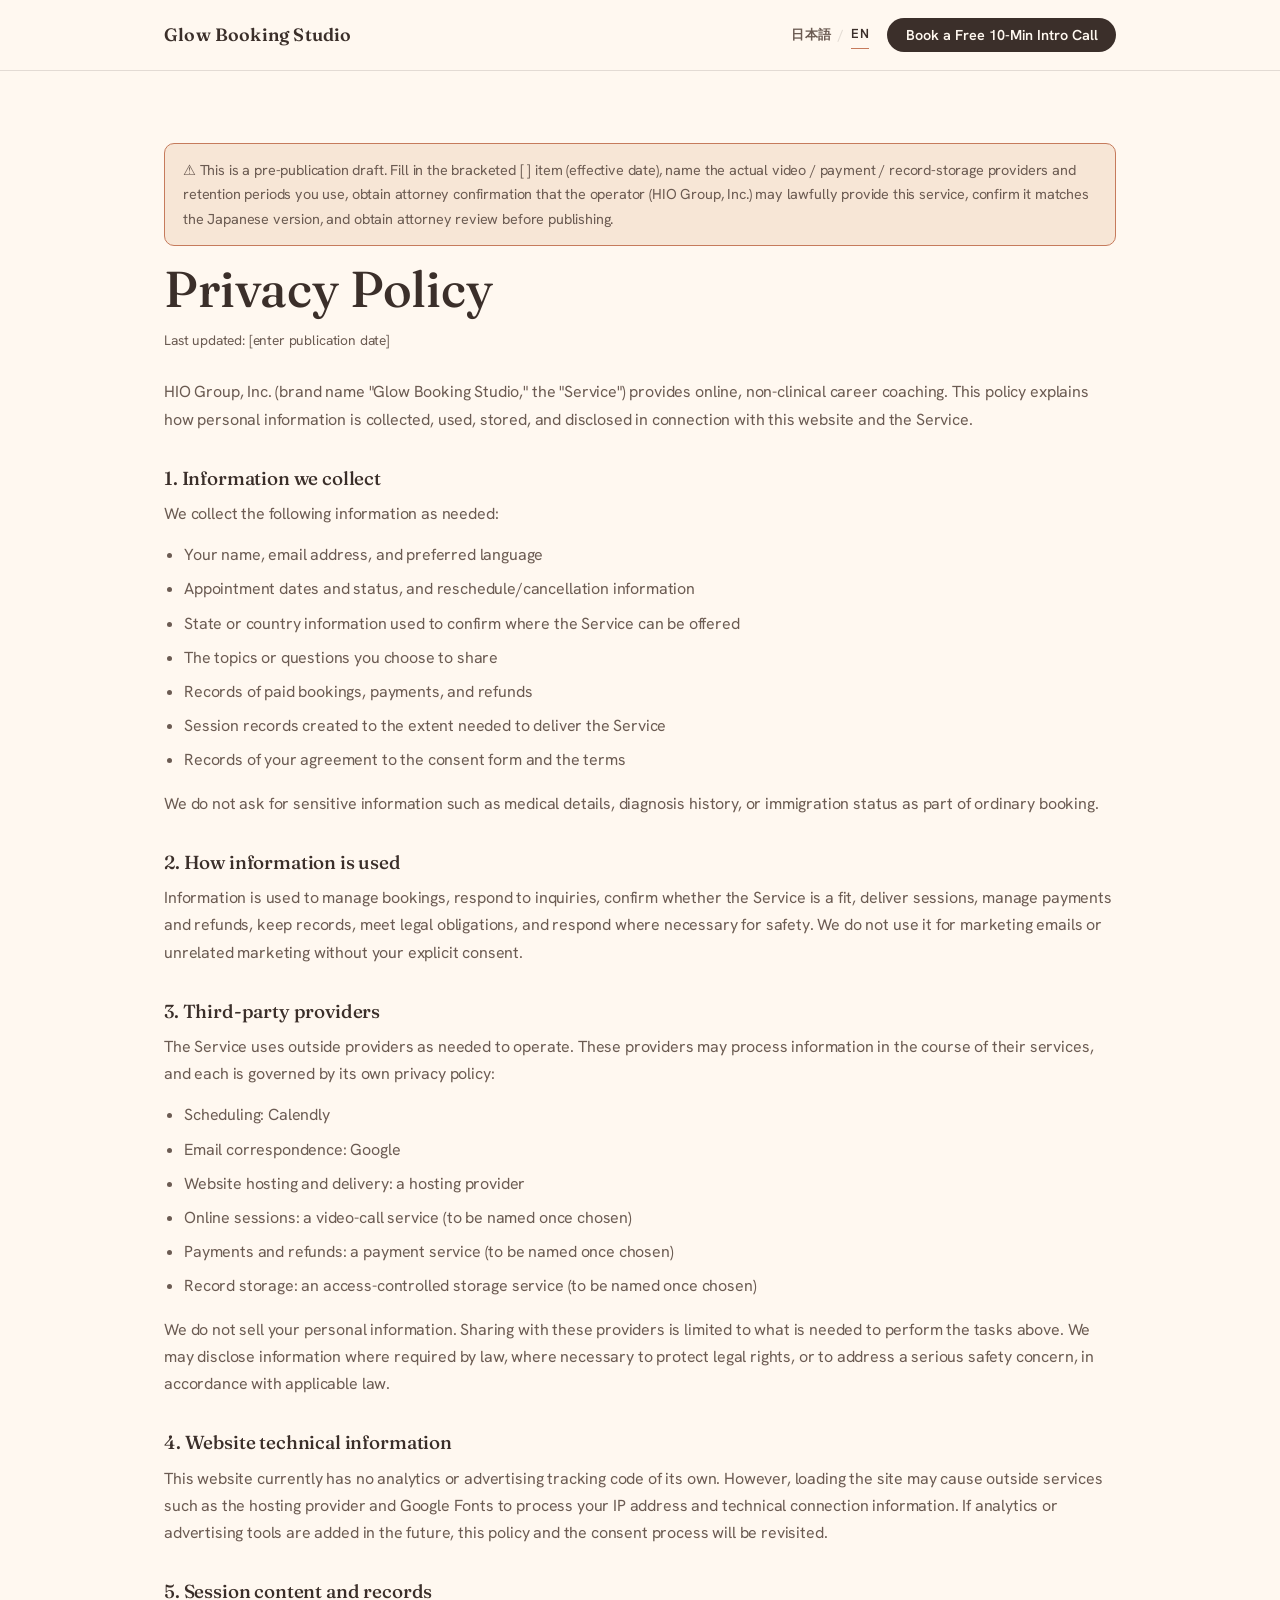
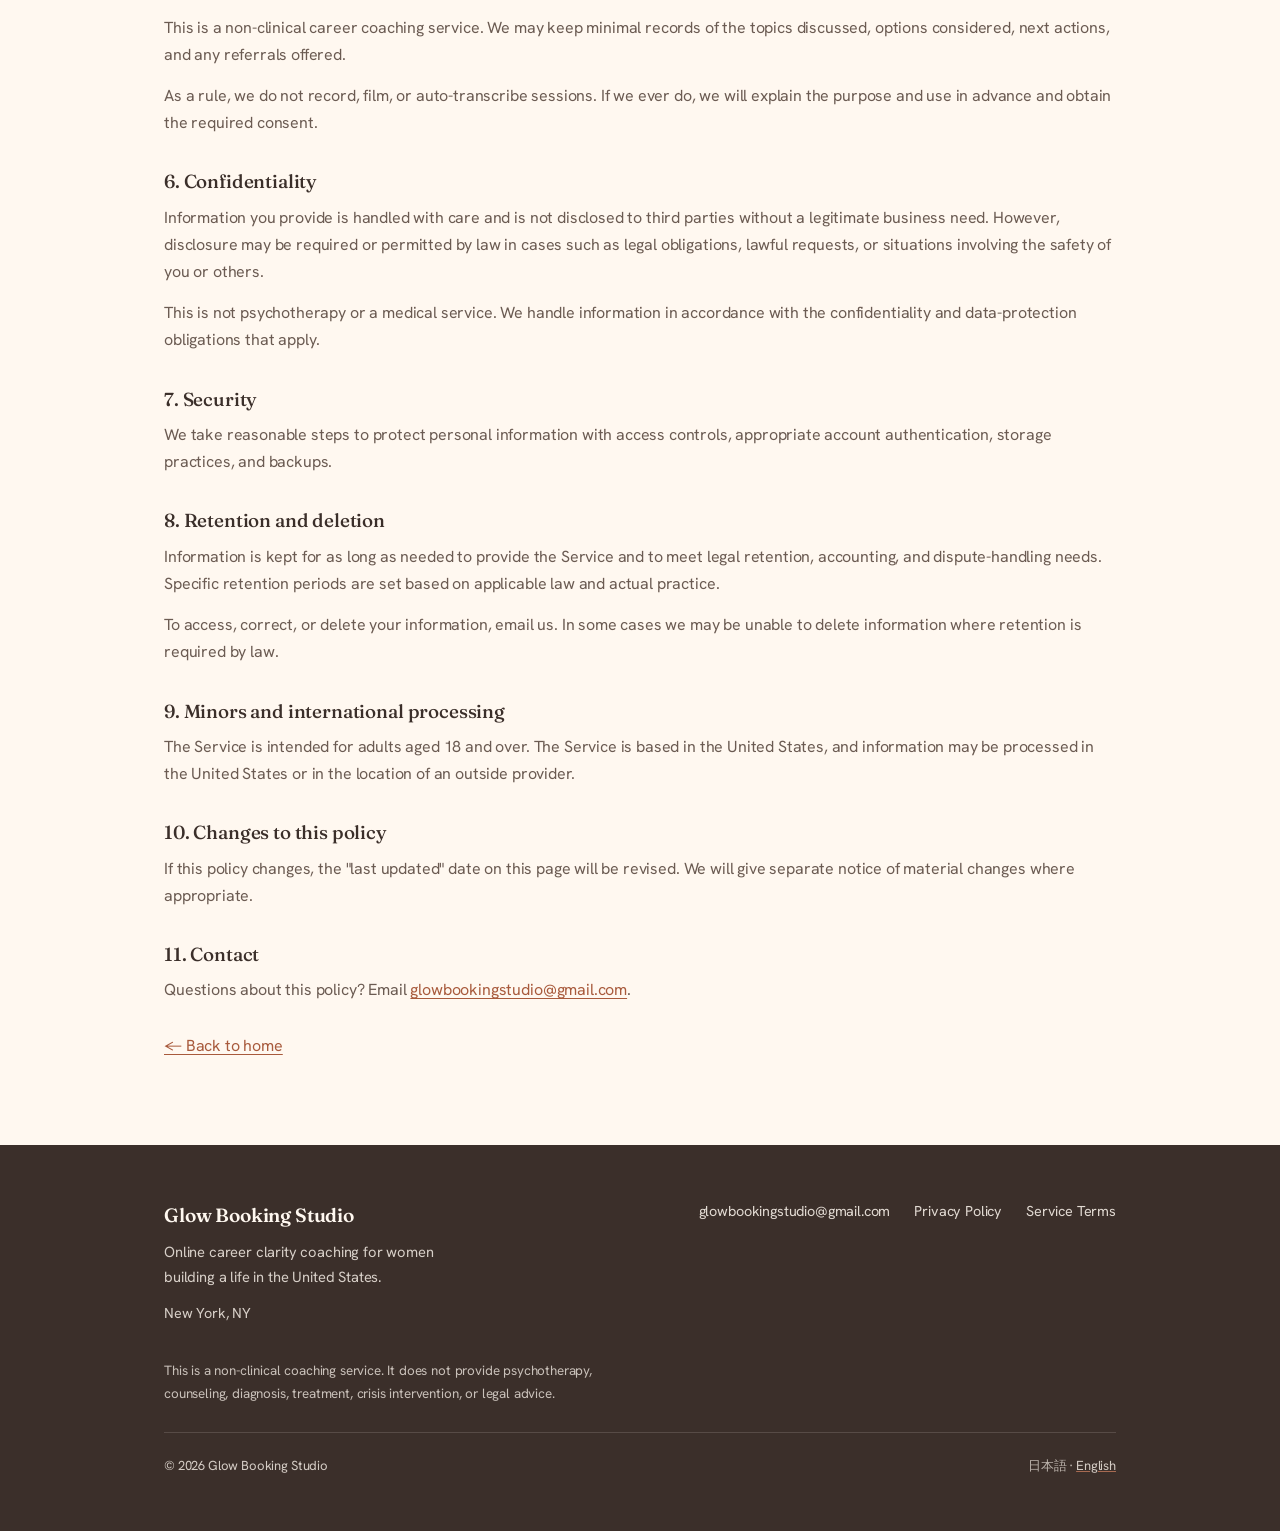
<file: docs/en/privacy/index.html>
<!DOCTYPE html>
<!-- DRAFT — not for publication. Resolve bracketed [  ] items (operator name, effective date),
     specify the actual video/payment/record-storage providers and retention periods, keep JA/EN
     consistent, and obtain attorney review before publishing. -->
<html lang="en">
<head>
<meta charset="UTF-8" />
<meta name="viewport" content="width=device-width, initial-scale=1" />
<title>Privacy Policy — Glow Booking Studio</title>
<meta name="description" content="Privacy Policy for Glow Booking Studio career clarity coaching: what information is collected and how it is handled." />
<meta name="robots" content="noindex" />
<link rel="canonical" href="https://glowbookingstudio.com/en/privacy/" />
<link rel="alternate" hreflang="ja" href="https://glowbookingstudio.com/ja/privacy/" />
<link rel="alternate" hreflang="en" href="https://glowbookingstudio.com/en/privacy/" />
<link rel="preconnect" href="https://fonts.googleapis.com" />
<link rel="preconnect" href="https://fonts.gstatic.com" crossorigin />
<link href="https://fonts.googleapis.com/css2?family=Fraunces:ital,opsz,wght@0,9..144,400;0,9..144,500;0,9..144,600&family=Hanken+Grotesk:wght@400;500;600;700&display=swap" rel="stylesheet" />
<link rel="stylesheet" href="../../assets/styles.css" />
</head>
<body>
<a class="skip-link" href="#main">Skip to content</a>

<header class="site-header">
  <div class="wrap nav-bar">
    <a class="brand" href="/en/">Glow Booking Studio</a>
    <div style="margin-left:auto;display:flex;align-items:center;gap:18px;">
      <nav class="lang-switch" aria-label="Language">
        <a href="/ja/privacy/" hreflang="ja" lang="ja">日本語</a>
        <span class="sep" aria-hidden="true">/</span>
        <span aria-current="true">EN</span>
      </nav>
      <a class="btn btn-primary nav-cta" href="https://calendly.com/glowbookingstudio/10"><span class="full">Book a Free 10-Min Intro Call</span><span class="short">Book a call</span></a>
    </div>
  </div>
</header>

<main id="main">
<article class="wrap article legal">
  <p class="review-banner">⚠ This is a pre-publication draft. Fill in the bracketed [  ] item (effective date), name the actual video / payment / record-storage providers and retention periods you use, obtain attorney confirmation that the operator (HIO Group, Inc.) may lawfully provide this service, confirm it matches the Japanese version, and obtain attorney review before publishing.</p>

  <h1>Privacy Policy</h1>
  <p class="updated">Last updated: [enter publication date]</p>

  <p>HIO Group, Inc. (brand name "Glow Booking Studio," the "Service") provides online, non-clinical career coaching. This policy explains how personal information is collected, used, stored, and disclosed in connection with this website and the Service.</p>

  <h2>1. Information we collect</h2>
  <p>We collect the following information as needed:</p>
  <ul>
    <li>Your name, email address, and preferred language</li>
    <li>Appointment dates and status, and reschedule/cancellation information</li>
    <li>State or country information used to confirm where the Service can be offered</li>
    <li>The topics or questions you choose to share</li>
    <li>Records of paid bookings, payments, and refunds</li>
    <li>Session records created to the extent needed to deliver the Service</li>
    <li>Records of your agreement to the consent form and the terms</li>
  </ul>
  <p>We do not ask for sensitive information such as medical details, diagnosis history, or immigration status as part of ordinary booking.</p>

  <h2>2. How information is used</h2>
  <p>Information is used to manage bookings, respond to inquiries, confirm whether the Service is a fit, deliver sessions, manage payments and refunds, keep records, meet legal obligations, and respond where necessary for safety. We do not use it for marketing emails or unrelated marketing without your explicit consent.</p>

  <h2>3. Third-party providers</h2>
  <p>The Service uses outside providers as needed to operate. These providers may process information in the course of their services, and each is governed by its own privacy policy:</p>
  <ul>
    <li>Scheduling: Calendly</li>
    <li>Email correspondence: Google</li>
    <li>Website hosting and delivery: a hosting provider</li>
    <li>Online sessions: a video-call service (to be named once chosen)</li>
    <li>Payments and refunds: a payment service (to be named once chosen)</li>
    <li>Record storage: an access-controlled storage service (to be named once chosen)</li>
  </ul>
  <p>We do not sell your personal information. Sharing with these providers is limited to what is needed to perform the tasks above. We may disclose information where required by law, where necessary to protect legal rights, or to address a serious safety concern, in accordance with applicable law.</p>

  <h2>4. Website technical information</h2>
  <p>This website currently has no analytics or advertising tracking code of its own. However, loading the site may cause outside services such as the hosting provider and Google Fonts to process your IP address and technical connection information. If analytics or advertising tools are added in the future, this policy and the consent process will be revisited.</p>

  <h2>5. Session content and records</h2>
  <p>This is a non-clinical career coaching service. We may keep minimal records of the topics discussed, options considered, next actions, and any referrals offered.</p>
  <p>As a rule, we do not record, film, or auto-transcribe sessions. If we ever do, we will explain the purpose and use in advance and obtain the required consent.</p>

  <h2>6. Confidentiality</h2>
  <p>Information you provide is handled with care and is not disclosed to third parties without a legitimate business need. However, disclosure may be required or permitted by law in cases such as legal obligations, lawful requests, or situations involving the safety of you or others.</p>
  <p>This is not psychotherapy or a medical service. We handle information in accordance with the confidentiality and data-protection obligations that apply.</p>

  <h2>7. Security</h2>
  <p>We take reasonable steps to protect personal information with access controls, appropriate account authentication, storage practices, and backups.</p>

  <h2>8. Retention and deletion</h2>
  <p>Information is kept for as long as needed to provide the Service and to meet legal retention, accounting, and dispute-handling needs. Specific retention periods are set based on applicable law and actual practice.</p>
  <p>To access, correct, or delete your information, email us. In some cases we may be unable to delete information where retention is required by law.</p>

  <h2>9. Minors and international processing</h2>
  <p>The Service is intended for adults aged 18 and over. The Service is based in the United States, and information may be processed in the United States or in the location of an outside provider.</p>

  <h2>10. Changes to this policy</h2>
  <p>If this policy changes, the "last updated" date on this page will be revised. We will give separate notice of material changes where appropriate.</p>

  <h2>11. Contact</h2>
  <p>Questions about this policy? Email <a href="mailto:glowbookingstudio@gmail.com">glowbookingstudio@gmail.com</a>.</p>

  <p style="margin-top:28px;"><a href="/en/">← Back to home</a></p>
</article>
</main>

<footer class="site-footer">
  <div class="wrap">
    <div class="footer-top">
      <div>
        <div class="footer-brand">Glow Booking Studio</div>
        <p class="footer-tagline">Online career clarity coaching for women building a life in the United States.</p>
        <p class="footer-meta">New York, NY</p>
      </div>
      <nav class="footer-links" aria-label="Footer">
        <a href="mailto:glowbookingstudio@gmail.com">glowbookingstudio@gmail.com</a>
        <a href="/en/privacy/">Privacy Policy</a>
        <a href="/en/terms/">Service Terms</a>
      </nav>
    </div>
    <p class="footer-disclaimer">This is a non-clinical coaching service. It does not provide psychotherapy, counseling, diagnosis, treatment, crisis intervention, or legal advice.</p>
    <div class="footer-base">
      <span>© <span id="yr"></span> Glow Booking Studio</span>
      <nav class="footer-lang" aria-label="Language">
        <a href="/ja/privacy/" hreflang="ja" lang="ja">日本語</a> ·
        <span aria-current="true">English</span>
      </nav>
    </div>
  </div>
</footer>
<script>document.getElementById('yr').textContent=new Date().getFullYear();</script>
</body>
</html>
</file>
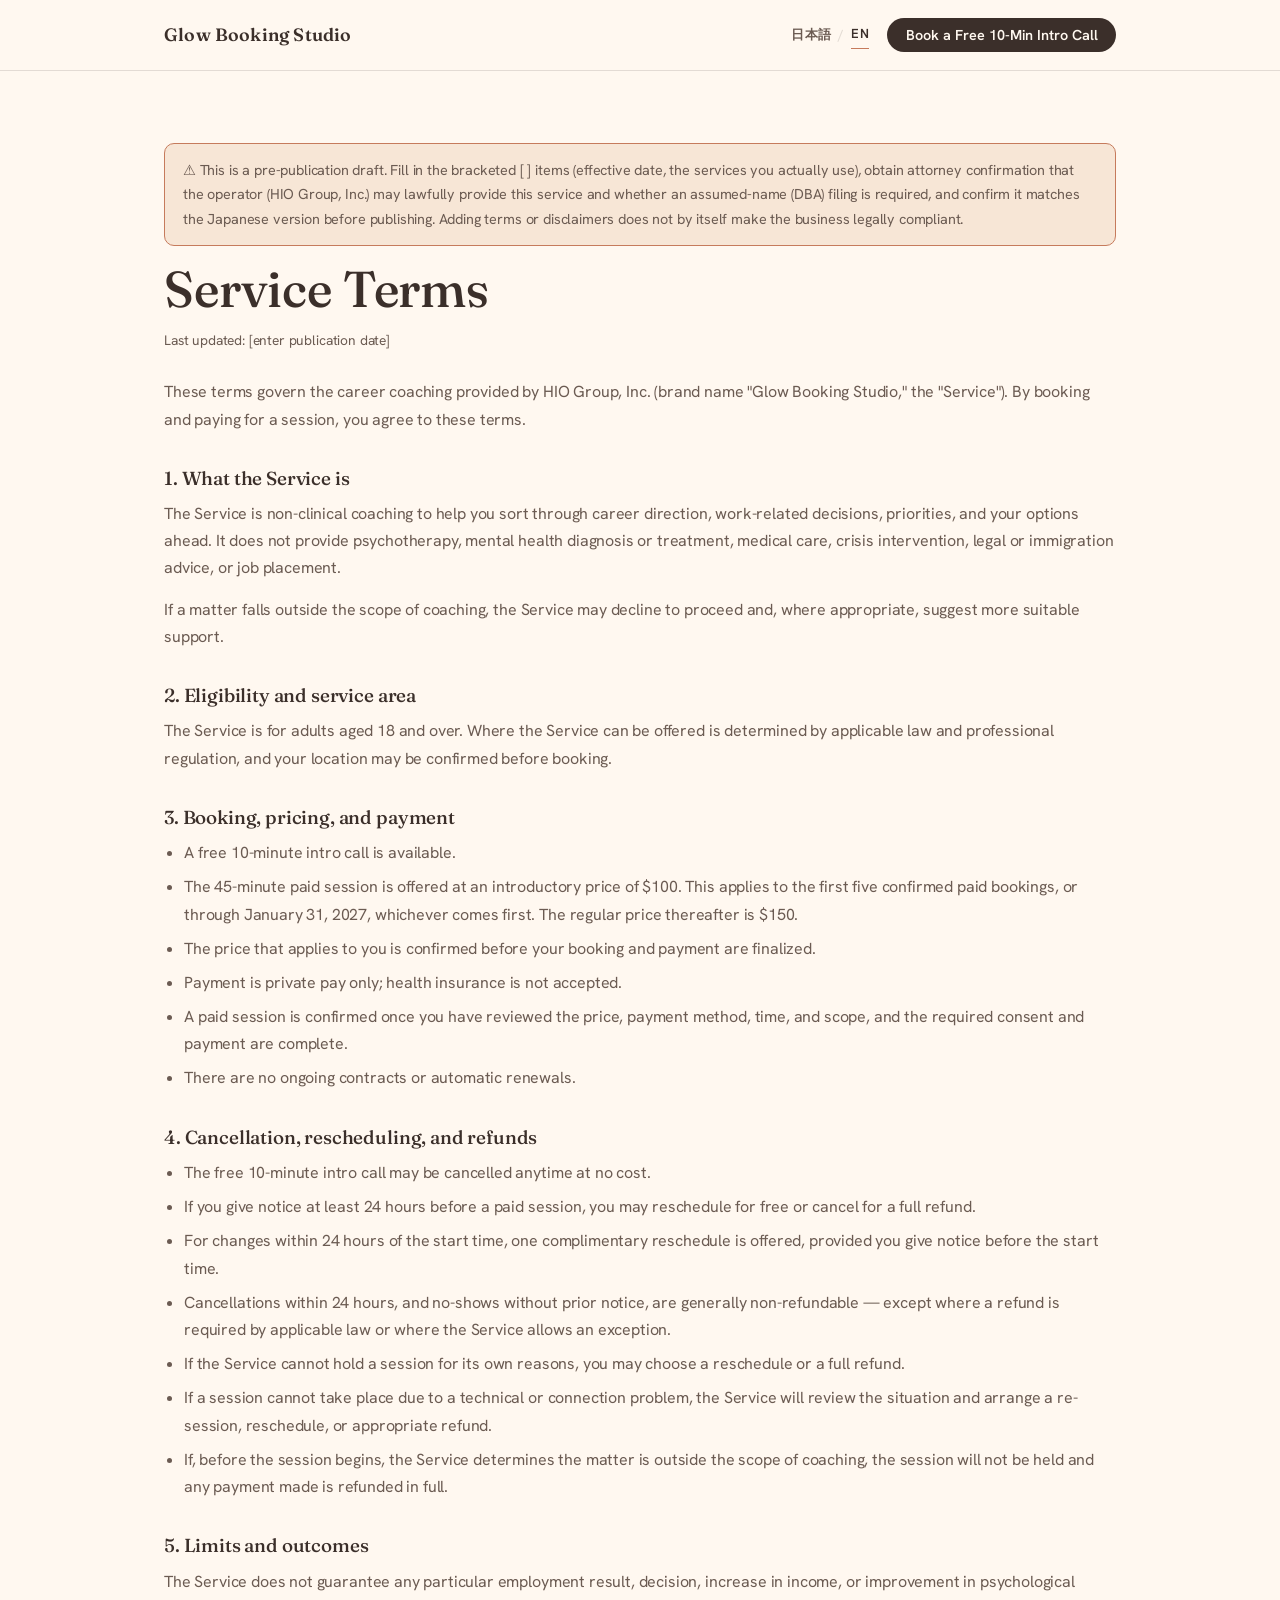
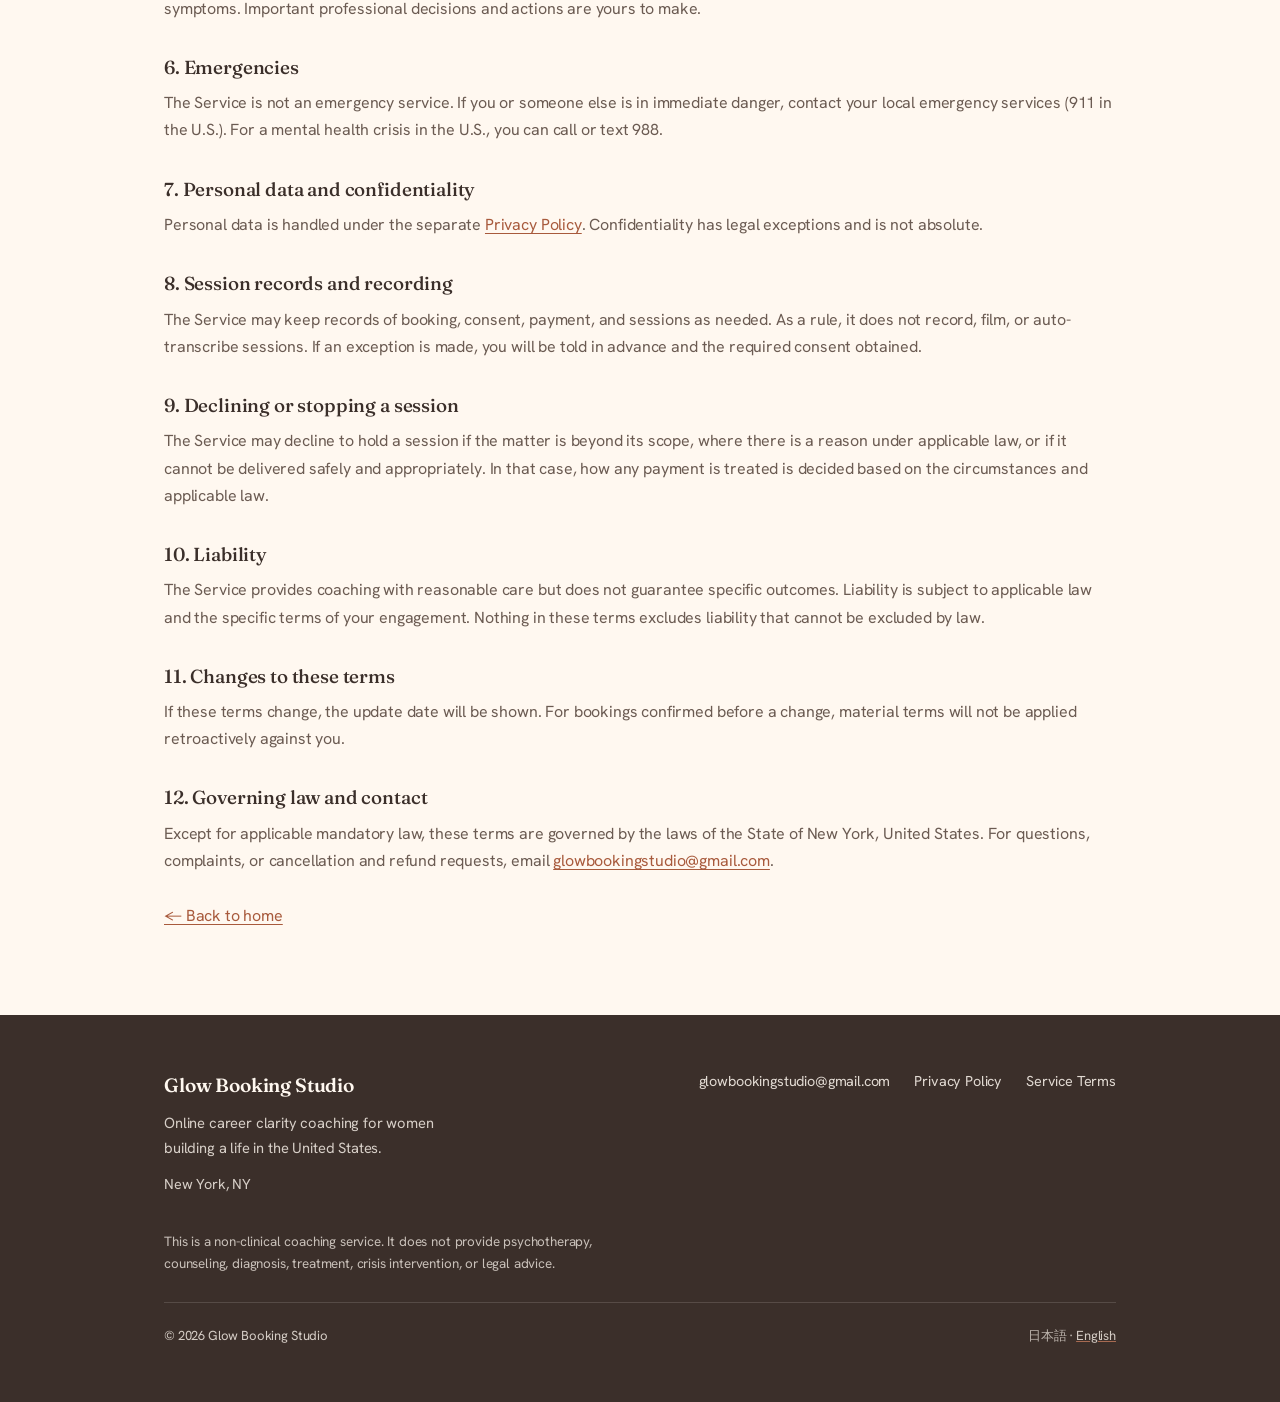
<file: docs/en/terms/index.html>
<!DOCTYPE html>
<!-- DRAFT — not for publication. Resolve bracketed [  ] items (legal entity name, effective date),
     keep JA/EN consistent, and obtain attorney review before publishing. Adding terms/disclaimers
     does NOT by itself make the business legally compliant. -->
<html lang="en">
<head>
<meta charset="UTF-8" />
<meta name="viewport" content="width=device-width, initial-scale=1" />
<title>Service Terms — Glow Booking Studio</title>
<meta name="description" content="Service Terms for Glow Booking Studio career clarity coaching: what the service is, booking and pricing, cancellation, and disclaimers." />
<meta name="robots" content="noindex" />
<link rel="canonical" href="https://glowbookingstudio.com/en/terms/" />
<link rel="alternate" hreflang="ja" href="https://glowbookingstudio.com/ja/terms/" />
<link rel="alternate" hreflang="en" href="https://glowbookingstudio.com/en/terms/" />
<link rel="preconnect" href="https://fonts.googleapis.com" />
<link rel="preconnect" href="https://fonts.gstatic.com" crossorigin />
<link href="https://fonts.googleapis.com/css2?family=Fraunces:ital,opsz,wght@0,9..144,400;0,9..144,500;0,9..144,600&family=Hanken+Grotesk:wght@400;500;600;700&display=swap" rel="stylesheet" />
<link rel="stylesheet" href="../../assets/styles.css" />
</head>
<body>
<a class="skip-link" href="#main">Skip to content</a>

<header class="site-header">
  <div class="wrap nav-bar">
    <a class="brand" href="/en/">Glow Booking Studio</a>
    <div style="margin-left:auto;display:flex;align-items:center;gap:18px;">
      <nav class="lang-switch" aria-label="Language">
        <a href="/ja/terms/" hreflang="ja" lang="ja">日本語</a>
        <span class="sep" aria-hidden="true">/</span>
        <span aria-current="true">EN</span>
      </nav>
      <a class="btn btn-primary nav-cta" href="https://calendly.com/glowbookingstudio/10"><span class="full">Book a Free 10-Min Intro Call</span><span class="short">Book a call</span></a>
    </div>
  </div>
</header>

<main id="main">
<article class="wrap article legal">
  <p class="review-banner">⚠ This is a pre-publication draft. Fill in the bracketed [  ] items (effective date, the services you actually use), obtain attorney confirmation that the operator (HIO Group, Inc.) may lawfully provide this service and whether an assumed-name (DBA) filing is required, and confirm it matches the Japanese version before publishing. Adding terms or disclaimers does not by itself make the business legally compliant.</p>

  <h1>Service Terms</h1>
  <p class="updated">Last updated: [enter publication date]</p>

  <p>These terms govern the career coaching provided by HIO Group, Inc. (brand name "Glow Booking Studio," the "Service"). By booking and paying for a session, you agree to these terms.</p>

  <h2>1. What the Service is</h2>
  <p>The Service is non-clinical coaching to help you sort through career direction, work-related decisions, priorities, and your options ahead. It does not provide psychotherapy, mental health diagnosis or treatment, medical care, crisis intervention, legal or immigration advice, or job placement.</p>
  <p>If a matter falls outside the scope of coaching, the Service may decline to proceed and, where appropriate, suggest more suitable support.</p>

  <h2>2. Eligibility and service area</h2>
  <p>The Service is for adults aged 18 and over. Where the Service can be offered is determined by applicable law and professional regulation, and your location may be confirmed before booking.</p>

  <h2>3. Booking, pricing, and payment</h2>
  <ul>
    <li>A free 10-minute intro call is available.</li>
    <li>The 45-minute paid session is offered at an introductory price of $100. This applies to the first five confirmed paid bookings, or through January 31, 2027, whichever comes first. The regular price thereafter is $150.</li>
    <li>The price that applies to you is confirmed before your booking and payment are finalized.</li>
    <li>Payment is private pay only; health insurance is not accepted.</li>
    <li>A paid session is confirmed once you have reviewed the price, payment method, time, and scope, and the required consent and payment are complete.</li>
    <li>There are no ongoing contracts or automatic renewals.</li>
  </ul>

  <h2>4. Cancellation, rescheduling, and refunds</h2>
  <ul>
    <li>The free 10-minute intro call may be cancelled anytime at no cost.</li>
    <li>If you give notice at least 24 hours before a paid session, you may reschedule for free or cancel for a full refund.</li>
    <li>For changes within 24 hours of the start time, one complimentary reschedule is offered, provided you give notice before the start time.</li>
    <li>Cancellations within 24 hours, and no-shows without prior notice, are generally non-refundable — except where a refund is required by applicable law or where the Service allows an exception.</li>
    <li>If the Service cannot hold a session for its own reasons, you may choose a reschedule or a full refund.</li>
    <li>If a session cannot take place due to a technical or connection problem, the Service will review the situation and arrange a re-session, reschedule, or appropriate refund.</li>
    <li>If, before the session begins, the Service determines the matter is outside the scope of coaching, the session will not be held and any payment made is refunded in full.</li>
  </ul>

  <h2>5. Limits and outcomes</h2>
  <p>The Service does not guarantee any particular employment result, decision, increase in income, or improvement in psychological symptoms. Important professional decisions and actions are yours to make.</p>

  <h2>6. Emergencies</h2>
  <p>The Service is not an emergency service. If you or someone else is in immediate danger, contact your local emergency services (911 in the U.S.). For a mental health crisis in the U.S., you can call or text 988.</p>

  <h2>7. Personal data and confidentiality</h2>
  <p>Personal data is handled under the separate <a href="/en/privacy/">Privacy Policy</a>. Confidentiality has legal exceptions and is not absolute.</p>

  <h2>8. Session records and recording</h2>
  <p>The Service may keep records of booking, consent, payment, and sessions as needed. As a rule, it does not record, film, or auto-transcribe sessions. If an exception is made, you will be told in advance and the required consent obtained.</p>

  <h2>9. Declining or stopping a session</h2>
  <p>The Service may decline to hold a session if the matter is beyond its scope, where there is a reason under applicable law, or if it cannot be delivered safely and appropriately. In that case, how any payment is treated is decided based on the circumstances and applicable law.</p>

  <h2>10. Liability</h2>
  <p>The Service provides coaching with reasonable care but does not guarantee specific outcomes. Liability is subject to applicable law and the specific terms of your engagement. Nothing in these terms excludes liability that cannot be excluded by law.</p>

  <h2>11. Changes to these terms</h2>
  <p>If these terms change, the update date will be shown. For bookings confirmed before a change, material terms will not be applied retroactively against you.</p>

  <h2>12. Governing law and contact</h2>
  <p>Except for applicable mandatory law, these terms are governed by the laws of the State of New York, United States. For questions, complaints, or cancellation and refund requests, email <a href="mailto:glowbookingstudio@gmail.com">glowbookingstudio@gmail.com</a>.</p>

  <p style="margin-top:28px;"><a href="/en/">← Back to home</a></p>
</article>
</main>

<footer class="site-footer">
  <div class="wrap">
    <div class="footer-top">
      <div>
        <div class="footer-brand">Glow Booking Studio</div>
        <p class="footer-tagline">Online career clarity coaching for women building a life in the United States.</p>
        <p class="footer-meta">New York, NY</p>
      </div>
      <nav class="footer-links" aria-label="Footer">
        <a href="mailto:glowbookingstudio@gmail.com">glowbookingstudio@gmail.com</a>
        <a href="/en/privacy/">Privacy Policy</a>
        <a href="/en/terms/">Service Terms</a>
      </nav>
    </div>
    <p class="footer-disclaimer">This is a non-clinical coaching service. It does not provide psychotherapy, counseling, diagnosis, treatment, crisis intervention, or legal advice.</p>
    <div class="footer-base">
      <span>© <span id="yr"></span> Glow Booking Studio</span>
      <nav class="footer-lang" aria-label="Language">
        <a href="/ja/terms/" hreflang="ja" lang="ja">日本語</a> ·
        <span aria-current="true">English</span>
      </nav>
    </div>
  </div>
</footer>
<script>document.getElementById('yr').textContent=new Date().getFullYear();</script>
</body>
</html>
</file>
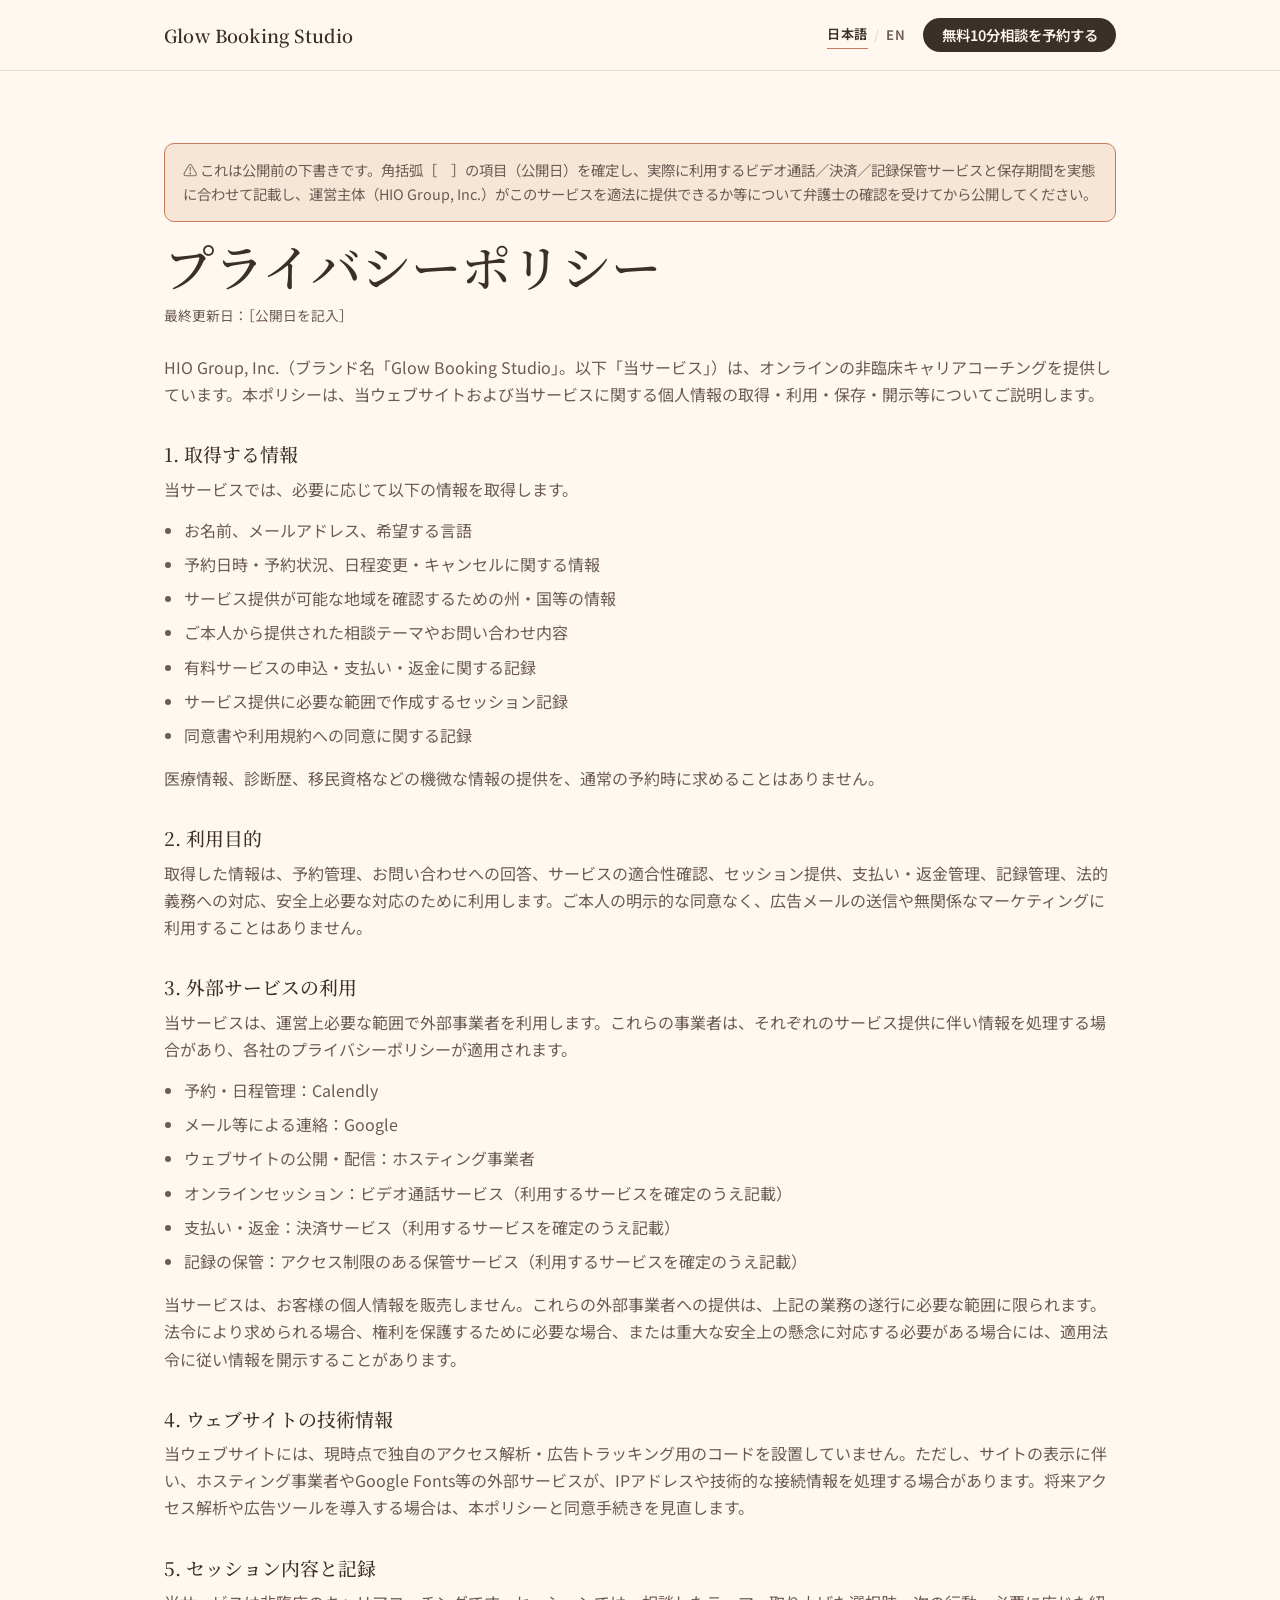
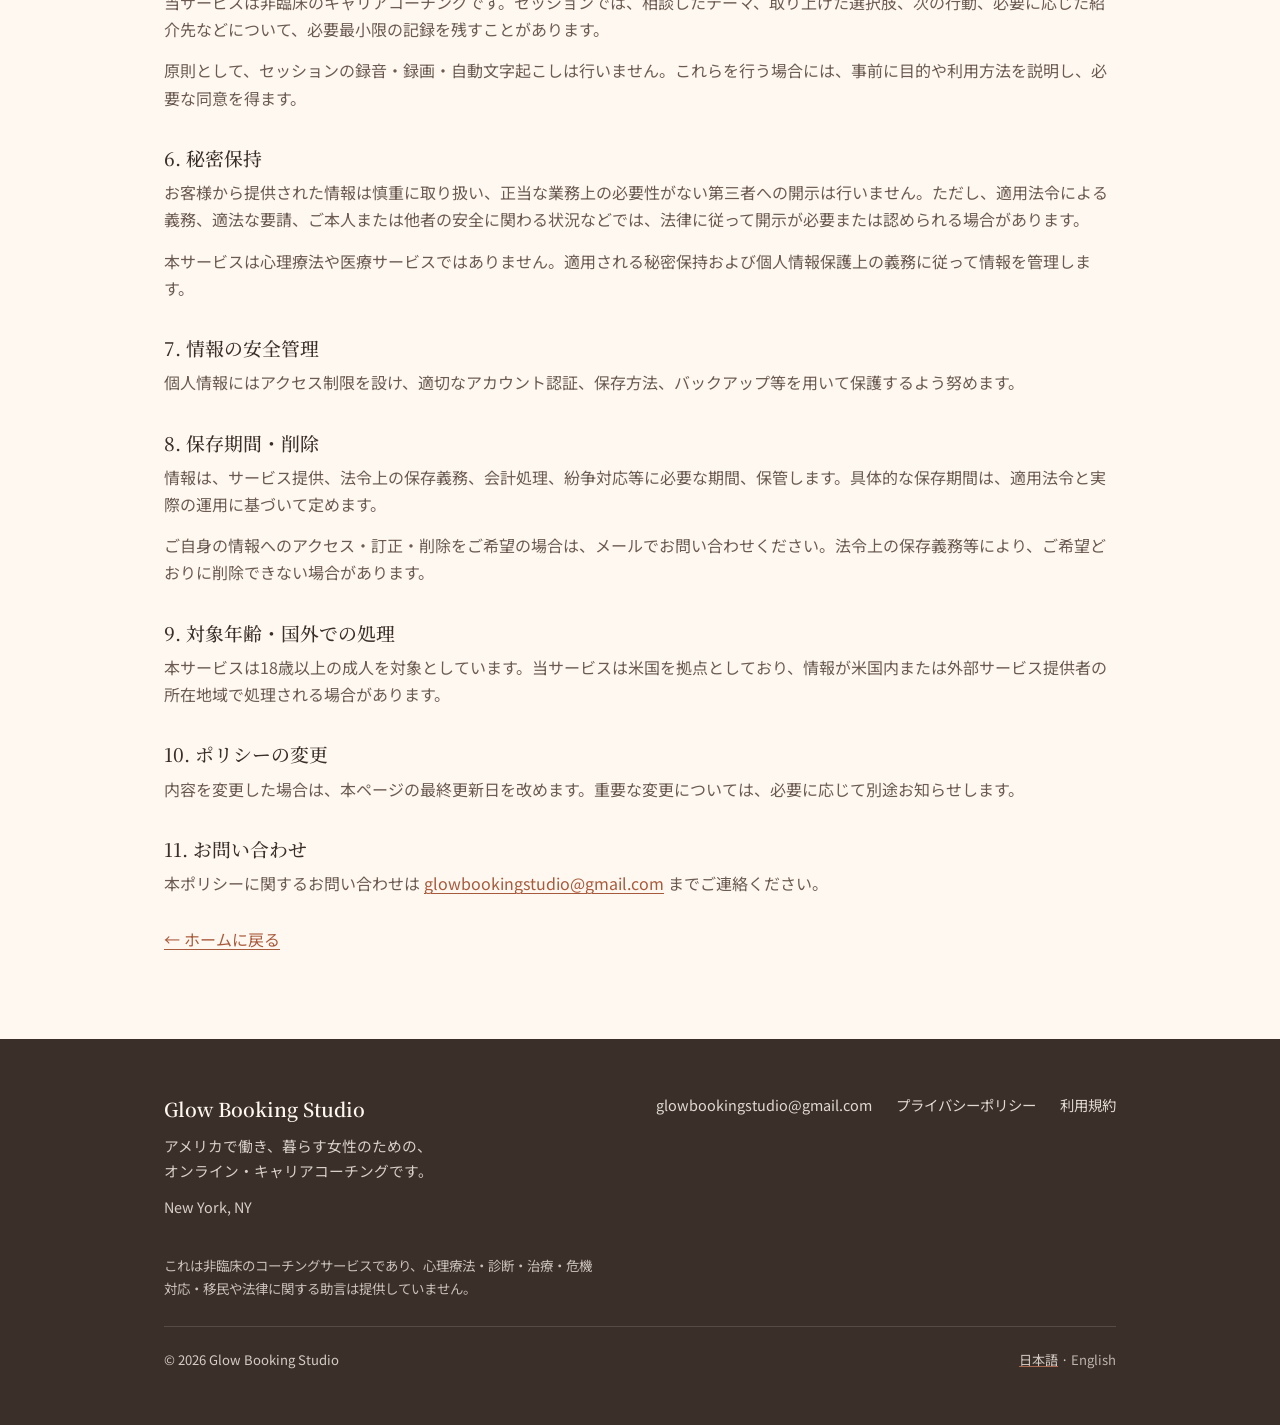
<file: docs/ja/privacy/index.html>
<!DOCTYPE html>
<!-- DRAFT — not for publication. Resolve bracketed [  ] items (operator name, effective date),
     specify the actual video/payment/record-storage providers and retention periods, keep JA/EN
     consistent, and obtain attorney review before publishing. -->
<html lang="ja">
<head>
<meta charset="UTF-8" />
<meta name="viewport" content="width=device-width, initial-scale=1" />
<title>プライバシーポリシー｜Glow Booking Studio</title>
<meta name="description" content="Glow Booking Studio（キャリア・クラリティ・コーチング）のプライバシーポリシー。取得する情報とその取り扱いについてご説明します。" />
<meta name="robots" content="noindex" />
<link rel="canonical" href="https://glowbookingstudio.com/ja/privacy/" />
<link rel="alternate" hreflang="ja" href="https://glowbookingstudio.com/ja/privacy/" />
<link rel="alternate" hreflang="en" href="https://glowbookingstudio.com/en/privacy/" />
<link rel="preconnect" href="https://fonts.googleapis.com" />
<link rel="preconnect" href="https://fonts.gstatic.com" crossorigin />
<link href="https://fonts.googleapis.com/css2?family=Noto+Sans+JP:wght@400;500;600;700&family=Noto+Serif+JP:wght@400;500;600&display=swap" rel="stylesheet" />
<link rel="stylesheet" href="../../assets/styles.css" />
</head>
<body>
<a class="skip-link" href="#main">本文へスキップ</a>

<header class="site-header">
  <div class="wrap nav-bar">
    <a class="brand" href="/ja/">Glow Booking Studio</a>
    <div style="margin-left:auto;display:flex;align-items:center;gap:18px;">
      <nav class="lang-switch" aria-label="言語切り替え">
        <span aria-current="true">日本語</span>
        <span class="sep" aria-hidden="true">/</span>
        <a href="/en/privacy/" hreflang="en" lang="en">EN</a>
      </nav>
      <a class="btn btn-primary nav-cta" href="https://calendly.com/glowbookingstudio/10"><span class="full">無料10分相談を予約する</span><span class="short">予約する</span></a>
    </div>
  </div>
</header>

<main id="main">
<article class="wrap article legal">
  <p class="review-banner">⚠ これは公開前の下書きです。角括弧［　］の項目（公開日）を確定し、実際に利用するビデオ通話／決済／記録保管サービスと保存期間を実態に合わせて記載し、運営主体（HIO Group, Inc.）がこのサービスを適法に提供できるか等について弁護士の確認を受けてから公開してください。</p>

  <h1>プライバシーポリシー</h1>
  <p class="updated">最終更新日：［公開日を記入］</p>

  <p>HIO Group, Inc.（ブランド名「Glow Booking Studio」。以下「当サービス」）は、オンラインの非臨床キャリアコーチングを提供しています。本ポリシーは、当ウェブサイトおよび当サービスに関する個人情報の取得・利用・保存・開示等についてご説明します。</p>

  <h2>1. 取得する情報</h2>
  <p>当サービスでは、必要に応じて以下の情報を取得します。</p>
  <ul>
    <li>お名前、メールアドレス、希望する言語</li>
    <li>予約日時・予約状況、日程変更・キャンセルに関する情報</li>
    <li>サービス提供が可能な地域を確認するための州・国等の情報</li>
    <li>ご本人から提供された相談テーマやお問い合わせ内容</li>
    <li>有料サービスの申込・支払い・返金に関する記録</li>
    <li>サービス提供に必要な範囲で作成するセッション記録</li>
    <li>同意書や利用規約への同意に関する記録</li>
  </ul>
  <p>医療情報、診断歴、移民資格などの機微な情報の提供を、通常の予約時に求めることはありません。</p>

  <h2>2. 利用目的</h2>
  <p>取得した情報は、予約管理、お問い合わせへの回答、サービスの適合性確認、セッション提供、支払い・返金管理、記録管理、法的義務への対応、安全上必要な対応のために利用します。ご本人の明示的な同意なく、広告メールの送信や無関係なマーケティングに利用することはありません。</p>

  <h2>3. 外部サービスの利用</h2>
  <p>当サービスは、運営上必要な範囲で外部事業者を利用します。これらの事業者は、それぞれのサービス提供に伴い情報を処理する場合があり、各社のプライバシーポリシーが適用されます。</p>
  <ul>
    <li>予約・日程管理：Calendly</li>
    <li>メール等による連絡：Google</li>
    <li>ウェブサイトの公開・配信：ホスティング事業者</li>
    <li>オンラインセッション：ビデオ通話サービス（利用するサービスを確定のうえ記載）</li>
    <li>支払い・返金：決済サービス（利用するサービスを確定のうえ記載）</li>
    <li>記録の保管：アクセス制限のある保管サービス（利用するサービスを確定のうえ記載）</li>
  </ul>
  <p>当サービスは、お客様の個人情報を販売しません。これらの外部事業者への提供は、上記の業務の遂行に必要な範囲に限られます。法令により求められる場合、権利を保護するために必要な場合、または重大な安全上の懸念に対応する必要がある場合には、適用法令に従い情報を開示することがあります。</p>

  <h2>4. ウェブサイトの技術情報</h2>
  <p>当ウェブサイトには、現時点で独自のアクセス解析・広告トラッキング用のコードを設置していません。ただし、サイトの表示に伴い、ホスティング事業者やGoogle Fonts等の外部サービスが、IPアドレスや技術的な接続情報を処理する場合があります。将来アクセス解析や広告ツールを導入する場合は、本ポリシーと同意手続きを見直します。</p>

  <h2>5. セッション内容と記録</h2>
  <p>当サービスは非臨床のキャリアコーチングです。セッションでは、相談したテーマ、取り上げた選択肢、次の行動、必要に応じた紹介先などについて、必要最小限の記録を残すことがあります。</p>
  <p>原則として、セッションの録音・録画・自動文字起こしは行いません。これらを行う場合には、事前に目的や利用方法を説明し、必要な同意を得ます。</p>

  <h2>6. 秘密保持</h2>
  <p>お客様から提供された情報は慎重に取り扱い、正当な業務上の必要性がない第三者への開示は行いません。ただし、適用法令による義務、適法な要請、ご本人または他者の安全に関わる状況などでは、法律に従って開示が必要または認められる場合があります。</p>
  <p>本サービスは心理療法や医療サービスではありません。適用される秘密保持および個人情報保護上の義務に従って情報を管理します。</p>

  <h2>7. 情報の安全管理</h2>
  <p>個人情報にはアクセス制限を設け、適切なアカウント認証、保存方法、バックアップ等を用いて保護するよう努めます。</p>

  <h2>8. 保存期間・削除</h2>
  <p>情報は、サービス提供、法令上の保存義務、会計処理、紛争対応等に必要な期間、保管します。具体的な保存期間は、適用法令と実際の運用に基づいて定めます。</p>
  <p>ご自身の情報へのアクセス・訂正・削除をご希望の場合は、メールでお問い合わせください。法令上の保存義務等により、ご希望どおりに削除できない場合があります。</p>

  <h2>9. 対象年齢・国外での処理</h2>
  <p>本サービスは18歳以上の成人を対象としています。当サービスは米国を拠点としており、情報が米国内または外部サービス提供者の所在地域で処理される場合があります。</p>

  <h2>10. ポリシーの変更</h2>
  <p>内容を変更した場合は、本ページの最終更新日を改めます。重要な変更については、必要に応じて別途お知らせします。</p>

  <h2>11. お問い合わせ</h2>
  <p>本ポリシーに関するお問い合わせは <a href="mailto:glowbookingstudio@gmail.com">glowbookingstudio@gmail.com</a> までご連絡ください。</p>

  <p style="margin-top:28px;"><a href="/ja/">← ホームに戻る</a></p>
</article>
</main>

<footer class="site-footer">
  <div class="wrap">
    <div class="footer-top">
      <div>
        <div class="footer-brand">Glow Booking Studio</div>
        <p class="footer-tagline">アメリカで働き、暮らす女性のための、オンライン・キャリアコーチングです。</p>
        <p class="footer-meta">New York, NY</p>
      </div>
      <nav class="footer-links" aria-label="フッター">
        <a href="mailto:glowbookingstudio@gmail.com">glowbookingstudio@gmail.com</a>
        <a href="/ja/privacy/">プライバシーポリシー</a>
        <a href="/ja/terms/">利用規約</a>
      </nav>
    </div>
    <p class="footer-disclaimer">これは非臨床のコーチングサービスであり、心理療法・診断・治療・危機対応・移民や法律に関する助言は提供していません。</p>
    <div class="footer-base">
      <span>© <span id="yr"></span> Glow Booking Studio</span>
      <nav class="footer-lang" aria-label="言語切り替え">
        <span aria-current="true">日本語</span> ·
        <a href="/en/privacy/" hreflang="en" lang="en">English</a>
      </nav>
    </div>
  </div>
</footer>
<script>document.getElementById('yr').textContent=new Date().getFullYear();</script>
</body>
</html>
</file>
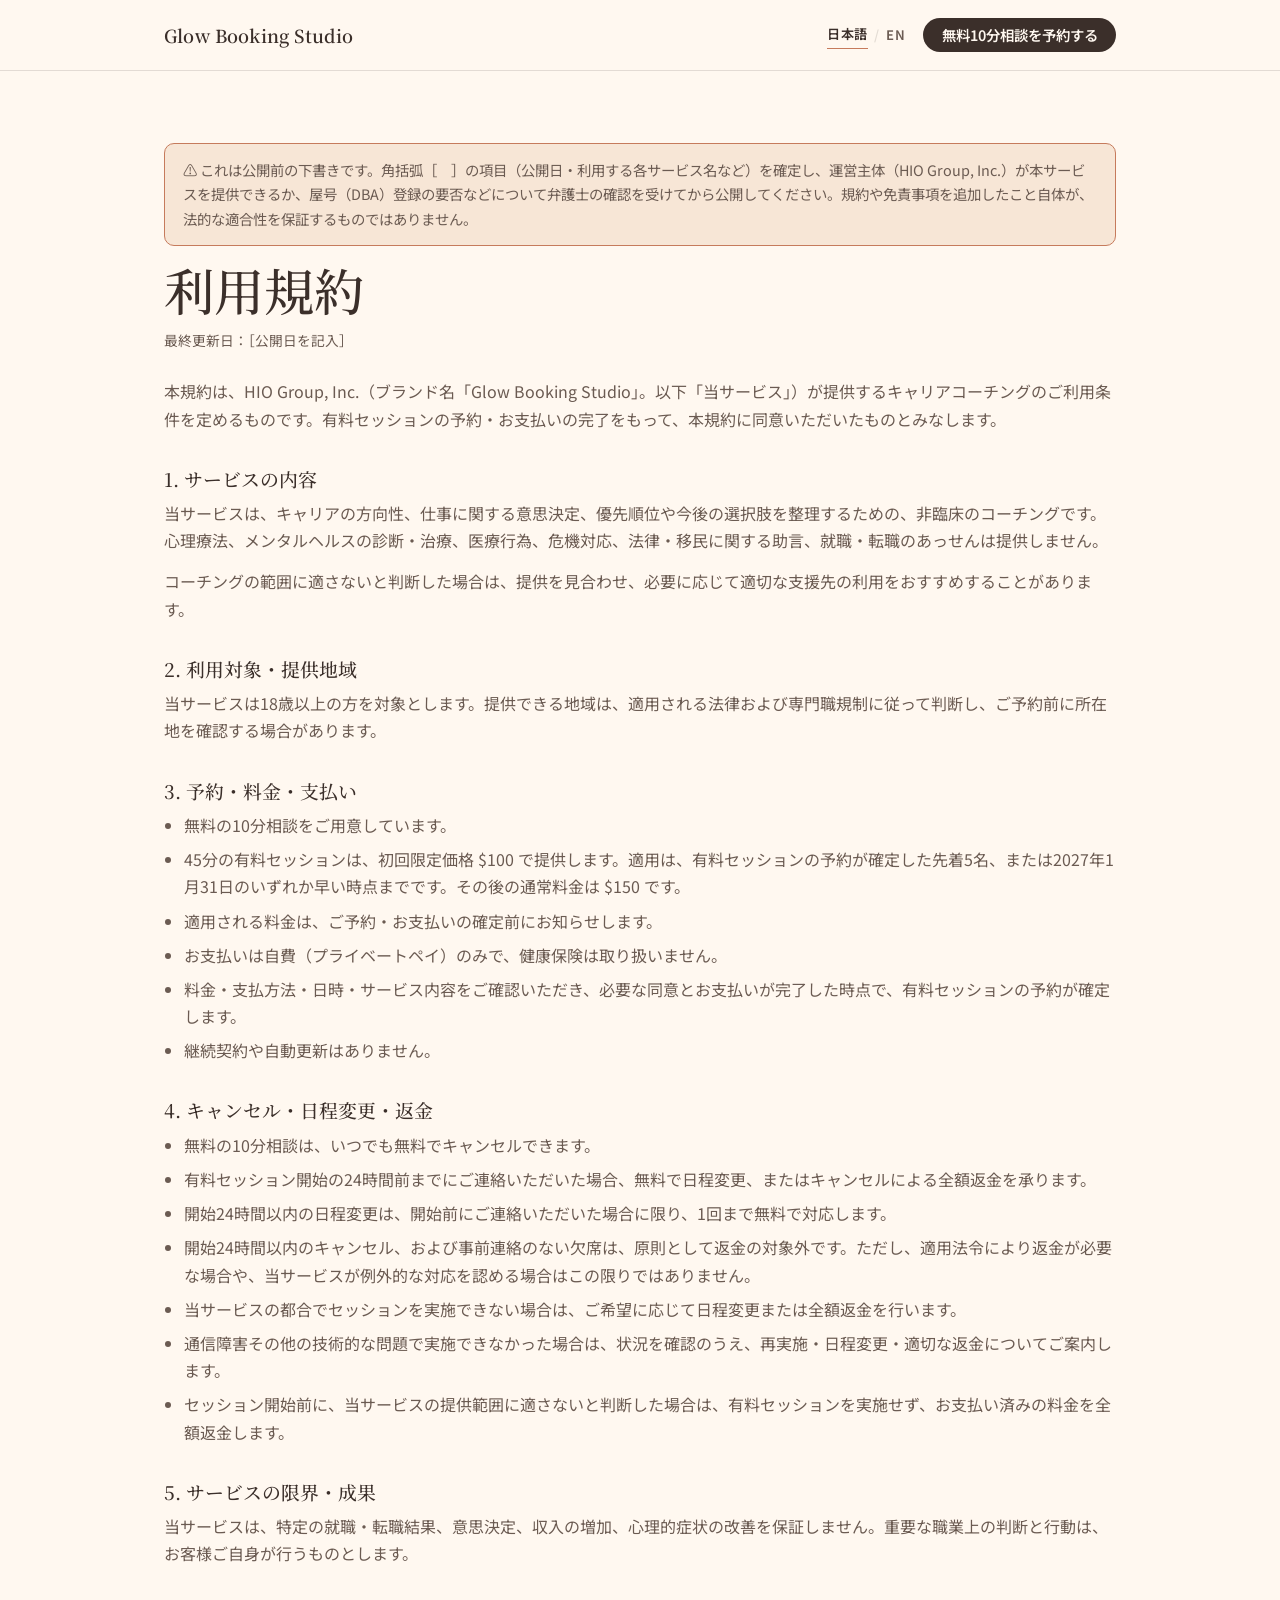
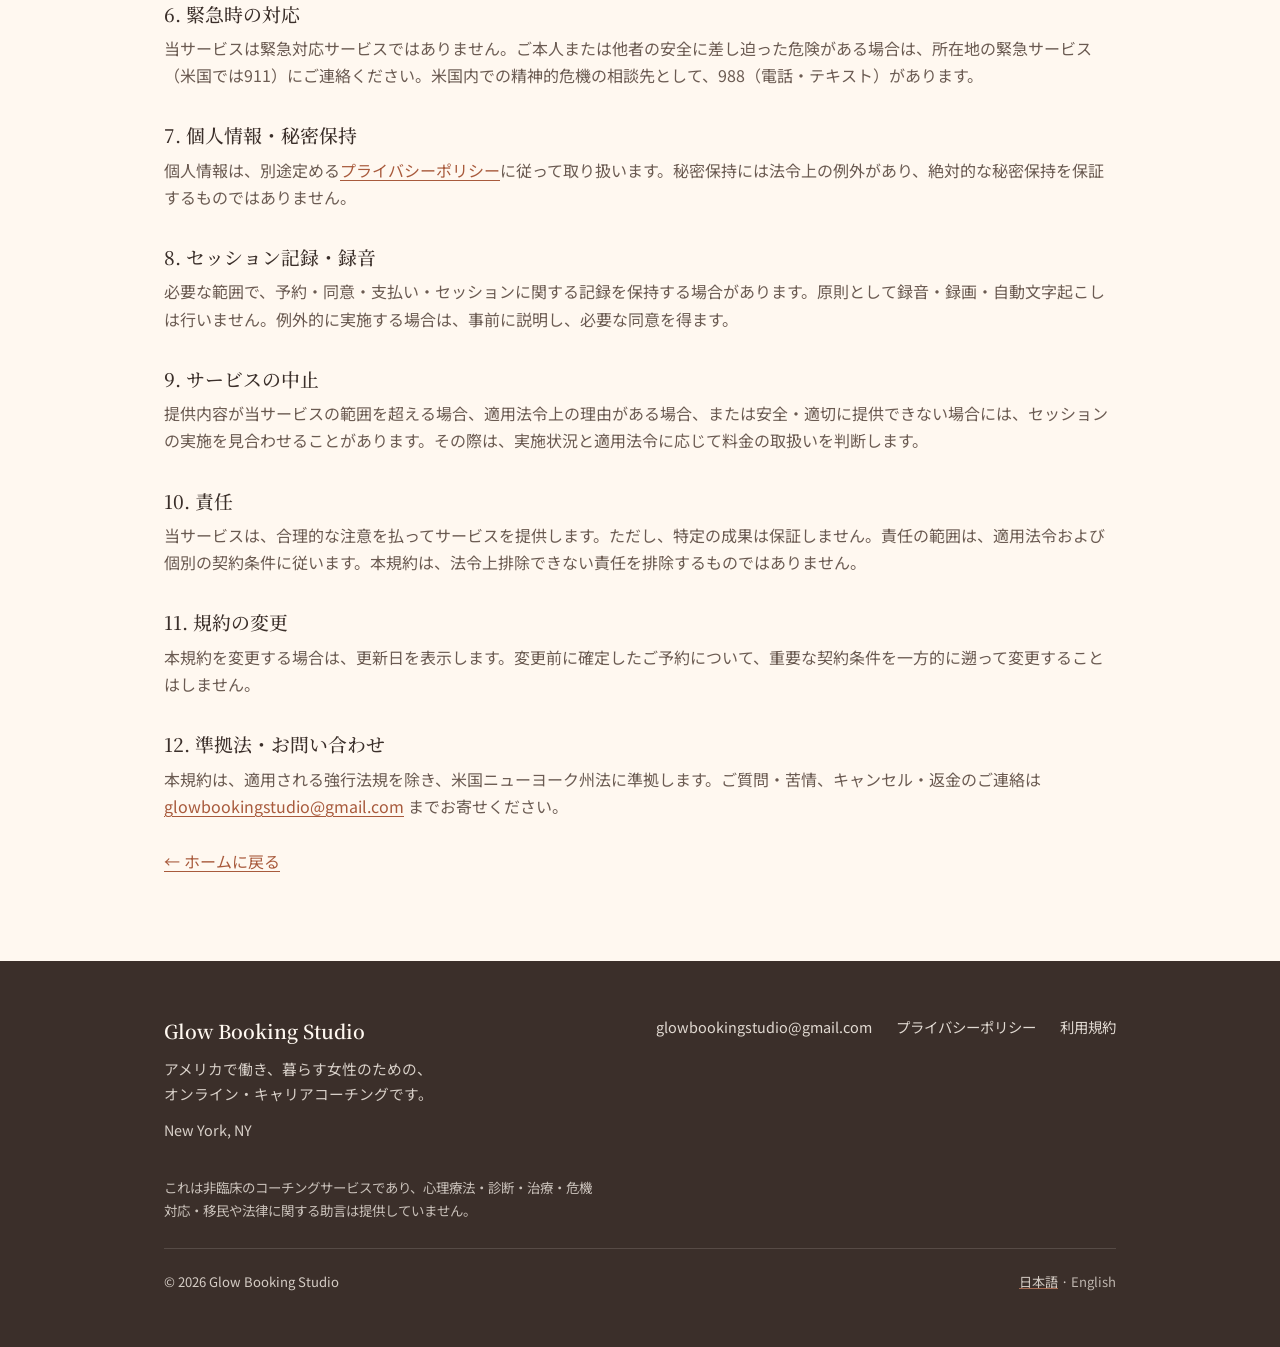
<file: docs/ja/terms/index.html>
<!DOCTYPE html>
<!-- DRAFT — not for publication. Resolve bracketed [  ] items (legal entity name, effective date),
     keep JA/EN consistent, and obtain attorney review before publishing. Adding terms/disclaimers
     does NOT by itself make the business legally compliant. -->
<html lang="ja">
<head>
<meta charset="UTF-8" />
<meta name="viewport" content="width=device-width, initial-scale=1" />
<title>利用規約｜Glow Booking Studio</title>
<meta name="description" content="Glow Booking Studio（キャリア・クラリティ・コーチング）の利用規約。サービス内容、ご予約・料金、キャンセル、免責事項などを定めています。" />
<meta name="robots" content="noindex" />
<link rel="canonical" href="https://glowbookingstudio.com/ja/terms/" />
<link rel="alternate" hreflang="ja" href="https://glowbookingstudio.com/ja/terms/" />
<link rel="alternate" hreflang="en" href="https://glowbookingstudio.com/en/terms/" />
<link rel="preconnect" href="https://fonts.googleapis.com" />
<link rel="preconnect" href="https://fonts.gstatic.com" crossorigin />
<link href="https://fonts.googleapis.com/css2?family=Noto+Sans+JP:wght@400;500;600;700&family=Noto+Serif+JP:wght@400;500;600&display=swap" rel="stylesheet" />
<link rel="stylesheet" href="../../assets/styles.css" />
</head>
<body>
<a class="skip-link" href="#main">本文へスキップ</a>

<header class="site-header">
  <div class="wrap nav-bar">
    <a class="brand" href="/ja/">Glow Booking Studio</a>
    <div style="margin-left:auto;display:flex;align-items:center;gap:18px;">
      <nav class="lang-switch" aria-label="言語切り替え">
        <span aria-current="true">日本語</span>
        <span class="sep" aria-hidden="true">/</span>
        <a href="/en/terms/" hreflang="en" lang="en">EN</a>
      </nav>
      <a class="btn btn-primary nav-cta" href="https://calendly.com/glowbookingstudio/10"><span class="full">無料10分相談を予約する</span><span class="short">予約する</span></a>
    </div>
  </div>
</header>

<main id="main">
<article class="wrap article legal">
  <p class="review-banner">⚠ これは公開前の下書きです。角括弧［　］の項目（公開日・利用する各サービス名など）を確定し、運営主体（HIO Group, Inc.）が本サービスを提供できるか、屋号（DBA）登録の要否などについて弁護士の確認を受けてから公開してください。規約や免責事項を追加したこと自体が、法的な適合性を保証するものではありません。</p>

  <h1>利用規約</h1>
  <p class="updated">最終更新日：［公開日を記入］</p>

  <p>本規約は、HIO Group, Inc.（ブランド名「Glow Booking Studio」。以下「当サービス」）が提供するキャリアコーチングのご利用条件を定めるものです。有料セッションの予約・お支払いの完了をもって、本規約に同意いただいたものとみなします。</p>

  <h2>1. サービスの内容</h2>
  <p>当サービスは、キャリアの方向性、仕事に関する意思決定、優先順位や今後の選択肢を整理するための、非臨床のコーチングです。心理療法、メンタルヘルスの診断・治療、医療行為、危機対応、法律・移民に関する助言、就職・転職のあっせんは提供しません。</p>
  <p>コーチングの範囲に適さないと判断した場合は、提供を見合わせ、必要に応じて適切な支援先の利用をおすすめすることがあります。</p>

  <h2>2. 利用対象・提供地域</h2>
  <p>当サービスは18歳以上の方を対象とします。提供できる地域は、適用される法律および専門職規制に従って判断し、ご予約前に所在地を確認する場合があります。</p>

  <h2>3. 予約・料金・支払い</h2>
  <ul>
    <li>無料の10分相談をご用意しています。</li>
    <li>45分の有料セッションは、初回限定価格 $100 で提供します。適用は、有料セッションの予約が確定した先着5名、または2027年1月31日のいずれか早い時点までです。その後の通常料金は $150 です。</li>
    <li>適用される料金は、ご予約・お支払いの確定前にお知らせします。</li>
    <li>お支払いは自費（プライベートペイ）のみで、健康保険は取り扱いません。</li>
    <li>料金・支払方法・日時・サービス内容をご確認いただき、必要な同意とお支払いが完了した時点で、有料セッションの予約が確定します。</li>
    <li>継続契約や自動更新はありません。</li>
  </ul>

  <h2>4. キャンセル・日程変更・返金</h2>
  <ul>
    <li>無料の10分相談は、いつでも無料でキャンセルできます。</li>
    <li>有料セッション開始の24時間前までにご連絡いただいた場合、無料で日程変更、またはキャンセルによる全額返金を承ります。</li>
    <li>開始24時間以内の日程変更は、開始前にご連絡いただいた場合に限り、1回まで無料で対応します。</li>
    <li>開始24時間以内のキャンセル、および事前連絡のない欠席は、原則として返金の対象外です。ただし、適用法令により返金が必要な場合や、当サービスが例外的な対応を認める場合はこの限りではありません。</li>
    <li>当サービスの都合でセッションを実施できない場合は、ご希望に応じて日程変更または全額返金を行います。</li>
    <li>通信障害その他の技術的な問題で実施できなかった場合は、状況を確認のうえ、再実施・日程変更・適切な返金についてご案内します。</li>
    <li>セッション開始前に、当サービスの提供範囲に適さないと判断した場合は、有料セッションを実施せず、お支払い済みの料金を全額返金します。</li>
  </ul>

  <h2>5. サービスの限界・成果</h2>
  <p>当サービスは、特定の就職・転職結果、意思決定、収入の増加、心理的症状の改善を保証しません。重要な職業上の判断と行動は、お客様ご自身が行うものとします。</p>

  <h2>6. 緊急時の対応</h2>
  <p>当サービスは緊急対応サービスではありません。ご本人または他者の安全に差し迫った危険がある場合は、所在地の緊急サービス（米国では911）にご連絡ください。米国内での精神的危機の相談先として、988（電話・テキスト）があります。</p>

  <h2>7. 個人情報・秘密保持</h2>
  <p>個人情報は、別途定める<a href="/ja/privacy/">プライバシーポリシー</a>に従って取り扱います。秘密保持には法令上の例外があり、絶対的な秘密保持を保証するものではありません。</p>

  <h2>8. セッション記録・録音</h2>
  <p>必要な範囲で、予約・同意・支払い・セッションに関する記録を保持する場合があります。原則として録音・録画・自動文字起こしは行いません。例外的に実施する場合は、事前に説明し、必要な同意を得ます。</p>

  <h2>9. サービスの中止</h2>
  <p>提供内容が当サービスの範囲を超える場合、適用法令上の理由がある場合、または安全・適切に提供できない場合には、セッションの実施を見合わせることがあります。その際は、実施状況と適用法令に応じて料金の取扱いを判断します。</p>

  <h2>10. 責任</h2>
  <p>当サービスは、合理的な注意を払ってサービスを提供します。ただし、特定の成果は保証しません。責任の範囲は、適用法令および個別の契約条件に従います。本規約は、法令上排除できない責任を排除するものではありません。</p>

  <h2>11. 規約の変更</h2>
  <p>本規約を変更する場合は、更新日を表示します。変更前に確定したご予約について、重要な契約条件を一方的に遡って変更することはしません。</p>

  <h2>12. 準拠法・お問い合わせ</h2>
  <p>本規約は、適用される強行法規を除き、米国ニューヨーク州法に準拠します。ご質問・苦情、キャンセル・返金のご連絡は <a href="mailto:glowbookingstudio@gmail.com">glowbookingstudio@gmail.com</a> までお寄せください。</p>

  <p style="margin-top:28px;"><a href="/ja/">← ホームに戻る</a></p>
</article>
</main>

<footer class="site-footer">
  <div class="wrap">
    <div class="footer-top">
      <div>
        <div class="footer-brand">Glow Booking Studio</div>
        <p class="footer-tagline">アメリカで働き、暮らす女性のための、オンライン・キャリアコーチングです。</p>
        <p class="footer-meta">New York, NY</p>
      </div>
      <nav class="footer-links" aria-label="フッター">
        <a href="mailto:glowbookingstudio@gmail.com">glowbookingstudio@gmail.com</a>
        <a href="/ja/privacy/">プライバシーポリシー</a>
        <a href="/ja/terms/">利用規約</a>
      </nav>
    </div>
    <p class="footer-disclaimer">これは非臨床のコーチングサービスであり、心理療法・診断・治療・危機対応・移民や法律に関する助言は提供していません。</p>
    <div class="footer-base">
      <span>© <span id="yr"></span> Glow Booking Studio</span>
      <nav class="footer-lang" aria-label="言語切り替え">
        <span aria-current="true">日本語</span> ·
        <a href="/en/terms/" hreflang="en" lang="en">English</a>
      </nav>
    </div>
  </div>
</footer>
<script>document.getElementById('yr').textContent=new Date().getFullYear();</script>
</body>
</html>
</file>
<file: docs/assets/styles.css>
/* ============================================================
   Glow Booking Studio — Career Clarity Coaching
   Shared stylesheet. Typography- and whitespace-led.
   Language-aware fonts (set per <html lang>).
   ============================================================ */

html[lang="ja"]{
  --font-display:"Noto Serif JP", serif;
  --font-body:"Noto Sans JP", system-ui, sans-serif;
  --tracking:0;
  --measure:40em; /* ~40 full-width JA chars — comfortable line length, fewer breaks */
}
html[lang="en"]{
  --font-display:"Fraunces", Georgia, serif;
  --font-body:"Hanken Grotesk", system-ui, sans-serif;
  --tracking:-0.01em;
}

:root{
  --cream:#FFF8F0;
  --cream-2:#FBEFE3;
  --brown:#3B2F2A;
  --brown-soft:#6B5B52;
  --terracotta:#C67B5C;
  --terracotta-deep:#A85A3C;
  --sage:#8A9A7B;
  --sage-soft:#E8ECE2;
  --line:rgba(59,47,42,0.14);
  --maxw:1000px;
  --measure:66ch;
  --r:10px;
}

*{box-sizing:border-box;margin:0;padding:0;}
html{-webkit-text-size-adjust:100%;scroll-behavior:smooth;}
@media (prefers-reduced-motion:reduce){ html{scroll-behavior:auto;} }

body{
  font-family:var(--font-body);
  background:var(--cream);
  color:var(--brown);
  line-height:1.7;
  letter-spacing:var(--tracking);
  -webkit-font-smoothing:antialiased;
  text-rendering:optimizeLegibility;
}

img{max-width:100%;display:block;}
a{color:var(--terracotta-deep);text-underline-offset:3px;text-decoration-thickness:1px;}
a:hover{color:var(--terracotta);}

h1,h2,h3{font-family:var(--font-display);font-weight:500;line-height:1.24;color:var(--brown);}
h1{font-size:clamp(2.1rem,5vw,3.15rem);line-height:1.16;}
h2{font-size:clamp(1.5rem,3.1vw,2.05rem);}
h3{font-size:1.15rem;}
p{max-width:var(--measure);}

.wrap{max-width:var(--maxw);margin-inline:auto;padding-inline:24px;}
.narrow{max-width:720px;}

.skip-link{position:absolute;left:-999px;top:0;background:var(--brown);color:var(--cream);padding:.6em 1em;border-radius:0 0 var(--r) 0;z-index:200;}
.skip-link:focus{left:0;color:var(--cream);}

a:focus-visible,button:focus-visible,summary:focus-visible,.btn:focus-visible{
  outline:2.5px solid var(--terracotta-deep);outline-offset:3px;border-radius:4px;
}

.eyebrow{font-family:var(--font-body);font-size:.72rem;font-weight:600;letter-spacing:.18em;text-transform:uppercase;color:var(--terracotta-deep);display:inline-flex;align-items:center;gap:.7em;}
.eyebrow::before{content:"";width:22px;height:1.5px;background:var(--terracotta);display:inline-block;}

/* buttons */
.btn{display:inline-flex;align-items:center;justify-content:center;gap:.5em;font-family:var(--font-body);font-weight:600;font-size:1rem;letter-spacing:0;padding:.95em 1.7em;border-radius:999px;cursor:pointer;border:1.5px solid transparent;transition:background .18s ease, transform .18s ease, border-color .18s ease, color .18s ease;text-decoration:none;line-height:1;}
.btn-primary{background:var(--brown);color:var(--cream);}
.btn-primary:hover{background:#2b211c;color:var(--cream);transform:translateY(-2px);}
.btn-secondary{background:transparent;color:var(--brown);border-color:var(--line);}
.btn-secondary:hover{border-color:var(--terracotta-deep);color:var(--terracotta-deep);transform:translateY(-2px);}
.cta-note{font-size:.82rem;color:var(--brown-soft);margin-top:14px;letter-spacing:.02em;}

/* header / nav */
.site-header{position:sticky;top:0;z-index:100;background:color-mix(in srgb, var(--cream) 90%, transparent);backdrop-filter:saturate(1.1) blur(8px);border-bottom:1px solid var(--line);}
.nav-bar{display:flex;align-items:center;gap:16px;height:70px;position:relative;}
.brand{font-family:var(--font-display);font-size:1.12rem;font-weight:600;color:var(--brown);letter-spacing:.01em;text-decoration:none;white-space:nowrap;}
.brand:hover{color:var(--brown);}

.nav-collapse{display:flex;align-items:center;gap:26px;margin-left:34px;margin-right:auto;}
.site-nav{display:flex;align-items:center;gap:22px;}
/* match the JP/EN switcher: small, muted, no underline, no orange at rest */
.site-nav a{font-size:.82rem;font-weight:600;letter-spacing:.04em;color:var(--brown-soft);text-decoration:none;white-space:nowrap;}
.site-nav a:hover{color:var(--terracotta-deep);}

.lang-switch{display:flex;align-items:center;gap:.5em;font-size:.82rem;font-weight:600;letter-spacing:.04em;}
.lang-switch a,.lang-switch span{text-decoration:none;color:var(--brown-soft);padding:.2em 0;}
.lang-switch a:hover{color:var(--terracotta-deep);}
.lang-switch [aria-current="true"]{color:var(--brown);border-bottom:1.5px solid var(--terracotta);}
.lang-switch .sep{color:var(--line);}

.nav-cta{display:inline-flex;padding:.6em 1.2em;font-size:.9rem;white-space:nowrap;}
.nav-cta .short{display:none;}

.nav-toggle{display:none;align-items:center;justify-content:center;width:42px;height:42px;border:1px solid var(--line);border-radius:10px;background:transparent;cursor:pointer;color:var(--brown);}
.nav-toggle svg{width:20px;height:20px;}

/* in-page anchors clear the sticky header */
section[id]{scroll-margin-top:86px;}

@media(max-width:899px){
  .nav-collapse{position:absolute;top:70px;left:-24px;right:-24px;margin:0;flex-direction:column;align-items:flex-start;gap:16px;background:var(--cream);border-bottom:1px solid var(--line);box-shadow:0 12px 24px rgba(59,47,42,.08);padding:20px 24px 26px;display:none;}
  .site-header.open .nav-collapse{display:flex;}
  .site-nav{flex-direction:column;align-items:flex-start;gap:16px;width:100%;}
  .site-nav a{font-size:.95rem;}
  .nav-cta{margin-left:auto;padding:.5em .95em;font-size:.85rem;}
  .nav-cta .full{display:none;}
  .nav-cta .short{display:inline;}
  .nav-toggle{display:inline-flex;}
}

/* section rhythm */
section{padding-block:clamp(44px,6.5vw,82px);}
.section-head{max-width:700px;margin-bottom:clamp(26px,4vw,40px);}
.section-head .eyebrow{margin-bottom:18px;}
.section-head p{color:var(--brown-soft);font-size:1.05rem;margin-top:16px;}
.alt{background:var(--cream-2);}
.rule{height:1px;background:var(--line);border:0;}

/* illustrations (external Linustock art dropped in later) */
.section-illust{max-width:230px;margin:0 auto clamp(26px,5vw,40px);}
.section-illust img{width:100%;height:auto;display:block;}

/* hero */
.hero{padding-block:clamp(52px,8vw,100px);}
.hero-grid{display:grid;grid-template-columns:1.1fr .9fr;gap:clamp(32px,6vw,64px);align-items:center;}
.hero .eyebrow{margin-bottom:26px;}
.hero h1{max-width:16ch;}
.hero .lead{font-size:clamp(1.08rem,1.6vw,1.26rem);color:var(--brown-soft);margin-top:24px;max-width:none;}
.hero .lead p{margin:0;max-width:none;}
.hero .lead p + p{margin-top:.7em;}

/* Japanese: natural line wrapping (kinsoku handled by the browser). */
html[lang="ja"]{ line-break:normal; word-break:normal; overflow-wrap:normal; }
.hero .actions{margin-top:34px;}
.hero-illust{max-width:250px;justify-self:end;}
.hero-illust img{width:100%;height:auto;max-height:440px;object-fit:contain;display:block;margin-inline:auto;}
@media(max-width:780px){
  .hero-grid{grid-template-columns:1fr;gap:30px;}
  .hero-illust{max-width:150px;justify-self:center;order:-1;margin-bottom:4px;}
  .hero-illust img{max-height:230px;}
}

/* who this is for */
.dilemmas{display:flex;flex-direction:column;}
.dilemma{display:grid;grid-template-columns:64px 1fr;gap:22px;padding-block:28px;border-top:1px solid var(--line);align-items:start;}
.dilemma:last-child{border-bottom:1px solid var(--line);}
.dilemma .idx{font-family:var(--font-display);font-size:1.05rem;color:var(--terracotta-deep);padding-top:3px;}
.dilemma h3{margin-bottom:6px;font-weight:600;}
.dilemma p{color:var(--brown-soft);}
@media(max-width:560px){ .dilemma{grid-template-columns:1fr;gap:4px;} .dilemma .idx{padding-top:0;} }

/* session phases */
.phases{display:flex;flex-direction:column;counter-reset:phase;margin-bottom:30px;}
.phase{display:grid;grid-template-columns:auto 1fr;gap:22px;padding-block:22px;border-top:1px solid var(--line);align-items:baseline;}
.phase::before{counter-increment:phase;content:counter(phase);font-family:var(--font-display);font-size:1.45rem;color:var(--terracotta);line-height:1;min-width:1.4em;}
.phase h3{font-weight:600;margin-bottom:5px;}
.phase p{color:var(--brown-soft);}
.after-note{background:var(--sage-soft);border-radius:var(--r);padding:18px 22px;max-width:620px;}
.after-note strong{font-weight:600;}
.caveat{font-size:.9rem;color:var(--brown-soft);margin-top:20px;max-width:var(--measure);}

/* about */
.about-grid{display:grid;grid-template-columns:300px 1fr;gap:clamp(28px,5vw,56px);align-items:start;}
@media(max-width:720px){ .about-grid{grid-template-columns:1fr;max-width:460px;} }
.portrait{border-radius:14px;overflow:hidden;background:var(--cream-2);}
.portrait img{width:100%;height:auto;aspect-ratio:3/4;object-fit:cover;object-position:center 22%;}
.portrait figcaption{font-size:.82rem;color:var(--brown-soft);padding:10px 2px 0;text-align:center;}
.about-body p{color:var(--brown-soft);margin-bottom:16px;max-width:var(--measure);}
.about-body p:first-child{color:var(--brown);font-size:1.1rem;}
.about-name{font-family:var(--font-display);font-weight:600;color:var(--brown);}
.about-creds{margin-bottom:12px;display:flex;flex-wrap:wrap;gap:8px;}
.about-cred{font-size:.88rem;color:var(--brown);background:var(--sage-soft);border-radius:999px;padding:.35em 1em;display:inline-block;}
.disclaimer{font-size:.9rem;color:var(--brown-soft);border-left:2px solid var(--sage);padding-left:16px;margin-top:4px;}

/* coaching vs therapy */
.compare{background:var(--sage-soft);border-radius:16px;padding:clamp(28px,5vw,46px);}
.compare .eyebrow{color:var(--brown-soft);}
.compare .eyebrow::before{background:var(--sage);}
.compare p{color:var(--brown);margin-top:16px;}
.compare p + p{margin-top:13px;color:var(--brown-soft);}

/* pricing */
.pricing .wrap{text-align:center;}
.pricing .section-head{margin-inline:auto;}
.price-block{max-width:500px;margin:0 auto;padding:34px 30px;border:1px solid var(--line);border-radius:16px;background:var(--cream);}
.price-free{font-size:1rem;color:var(--brown-soft);margin-bottom:20px;}
.price-name{font-family:var(--font-display);font-size:1.25rem;margin-bottom:6px;}
.price-meta{font-size:.9rem;color:var(--brown-soft);margin-bottom:16px;}
.price-amount{font-family:var(--font-display);font-size:2.8rem;line-height:1;color:var(--brown);}
.price-terms{font-size:.9rem;color:var(--brown-soft);margin-top:16px;max-width:42ch;margin-inline:auto;}
.price-future{font-size:.86rem;color:var(--brown-soft);margin-top:9px;}
.pricing .actions{margin-top:28px;}

/* how it works */
.steps{display:grid;grid-template-columns:repeat(4,1fr);gap:4px;}
.step{padding:24px 22px 26px;border-top:2px solid var(--terracotta);}
.step .num{font-family:var(--font-display);font-size:.88rem;color:var(--terracotta-deep);letter-spacing:.04em;}
.step h3{margin:8px 0 6px;font-weight:600;font-size:1.05rem;}
.step p{color:var(--brown-soft);font-size:.95rem;}
@media(max-width:860px){ .steps{grid-template-columns:1fr;gap:0;} .step{border-top:1px solid var(--line);} .step:first-child{border-top:2px solid var(--terracotta);} }

/* faq */
.faq{max-width:740px;}
.faq details{border-top:1px solid var(--line);padding:4px 0;}
.faq details:last-of-type{border-bottom:1px solid var(--line);}
.faq summary{list-style:none;cursor:pointer;padding:20px 40px 20px 0;position:relative;font-family:var(--font-display);font-size:1.08rem;color:var(--brown);}
.faq summary::-webkit-details-marker{display:none;}
.faq summary::after{content:"+";position:absolute;right:4px;top:18px;font-size:1.3rem;color:var(--terracotta-deep);transition:transform .2s ease;}
.faq details[open] summary::after{content:"\2013";}
.faq details p{color:var(--brown-soft);padding:0 0 22px;max-width:var(--measure);}

/* final cta */
.final{background:var(--cream-2);}
.final .wrap{text-align:center;}
.final h2{max-width:20ch;margin:0 auto;}
.final p{color:var(--brown-soft);margin:16px auto 30px;max-width:40ch;font-size:1.05rem;}

/* footer */
.site-footer{background:var(--brown);color:var(--cream);padding-block:54px;}
.site-footer a{color:var(--cream);text-decoration:none;opacity:.85;}
.site-footer a:hover{opacity:1;color:var(--cream);text-decoration:underline;text-decoration-color:var(--terracotta);}
.footer-top{display:flex;flex-wrap:wrap;gap:28px;justify-content:space-between;align-items:flex-start;}
.footer-brand{font-family:var(--font-display);font-size:1.2rem;font-weight:600;}
.footer-tagline{opacity:.8;font-size:.92rem;margin-top:8px;max-width:34ch;}
.footer-meta{opacity:.8;font-size:.9rem;margin-top:12px;}
.footer-links{display:flex;flex-wrap:wrap;gap:16px 24px;font-size:.9rem;}
.footer-disclaimer{opacity:.72;font-size:.84rem;margin-top:34px;max-width:62ch;line-height:1.7;}
.footer-base{display:flex;flex-wrap:wrap;gap:12px;justify-content:space-between;margin-top:26px;padding-top:22px;border-top:1px solid rgba(255,248,240,.18);font-size:.82rem;opacity:.78;}
.footer-lang a,.footer-lang span{color:var(--cream);}
.footer-lang [aria-current="true"]{text-decoration:underline;text-decoration-color:var(--terracotta);}

/* legal pages (privacy / terms) */
.review-banner{background:#F7E6D6;border:1px solid var(--terracotta);color:#7a4a2e;border-radius:var(--r);padding:14px 18px;font-size:.9rem;line-height:1.7;margin-bottom:28px;}
.legal{padding-block:clamp(40px,7vw,72px);}
.legal h1{margin-bottom:10px;}
.legal h2{font-size:1.18rem;margin:34px 0 10px;}
.legal p,.legal li{color:var(--brown-soft);max-width:none;}
.legal p{margin-bottom:14px;}
.legal ul{margin:0 0 16px 1.25em;}
.legal li{margin-bottom:7px;}
.legal .updated{font-size:.86rem;color:var(--brown-soft);margin-bottom:26px;}
.legal a{color:var(--terracotta-deep);}
html[lang="ja"] .legal{word-break:normal;overflow-wrap:break-word;}

.center{text-align:center;}
.mt-s{margin-top:14px;}
</file>
